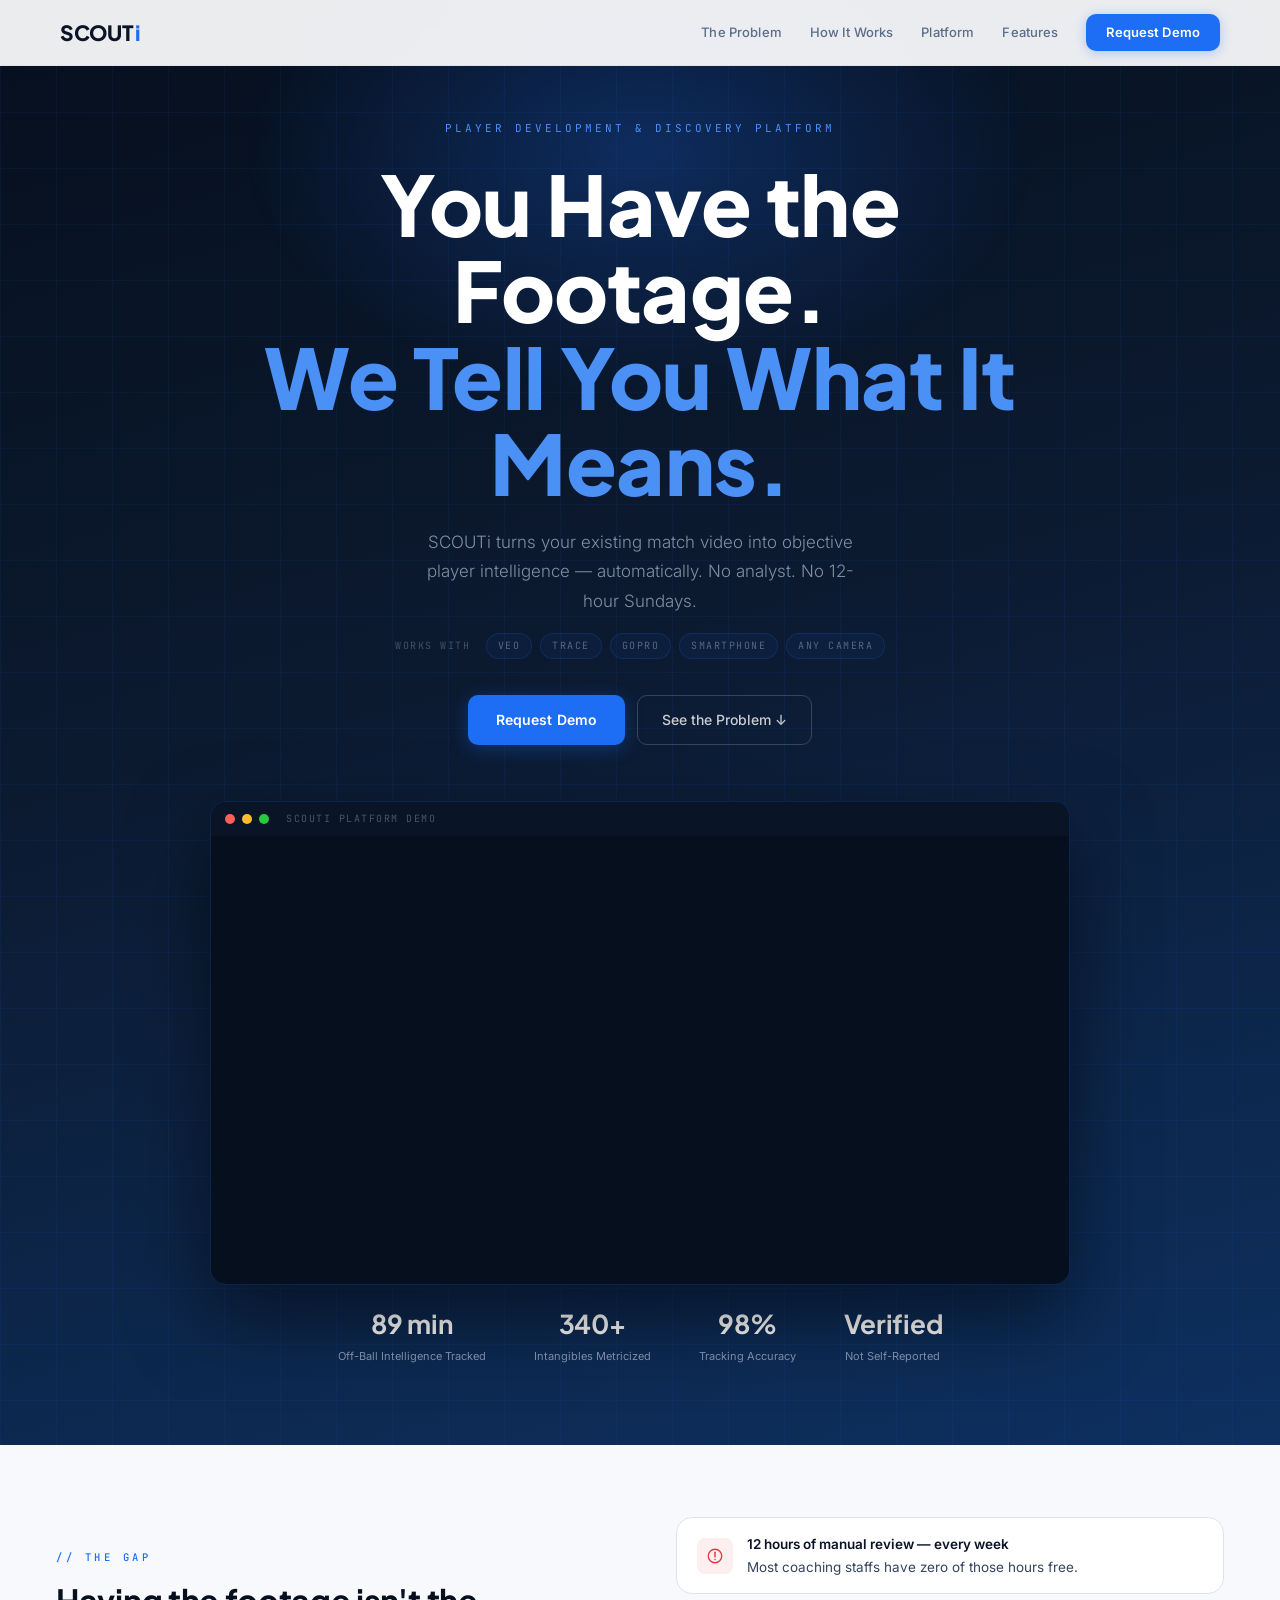
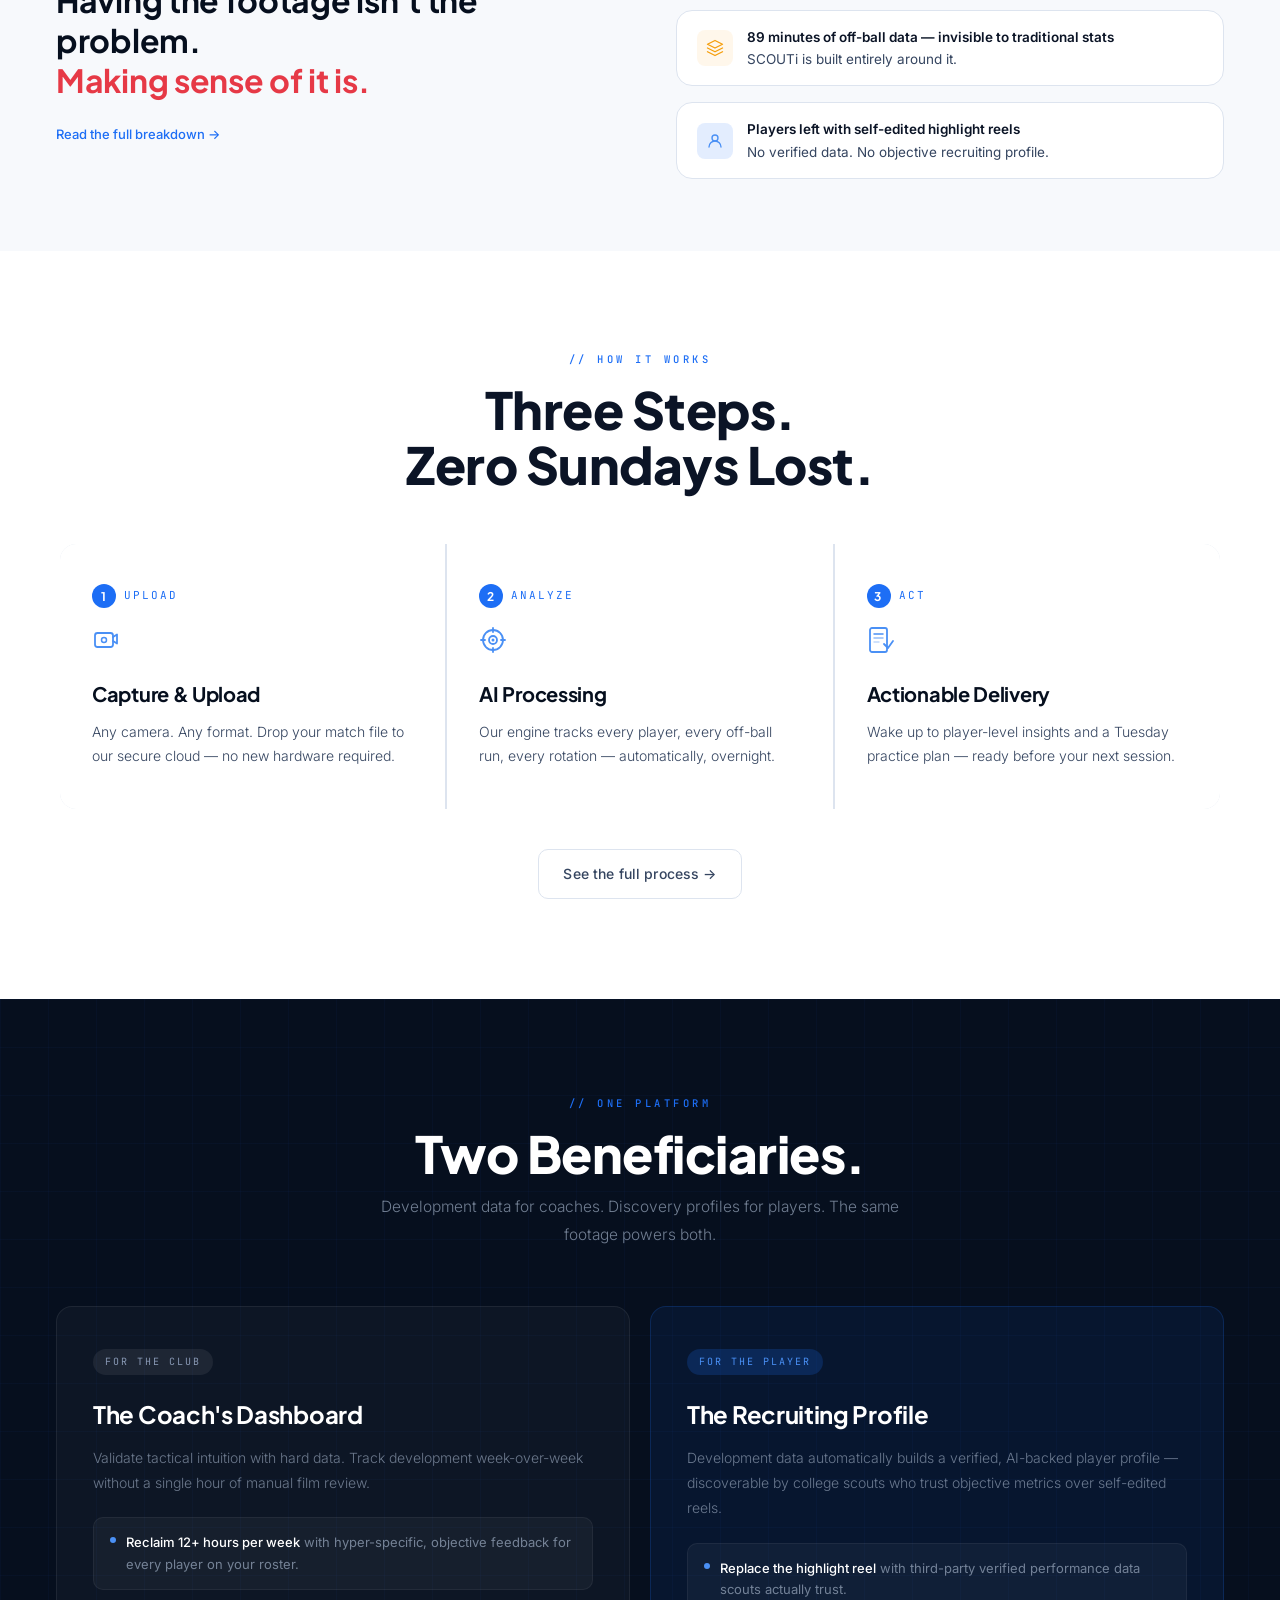
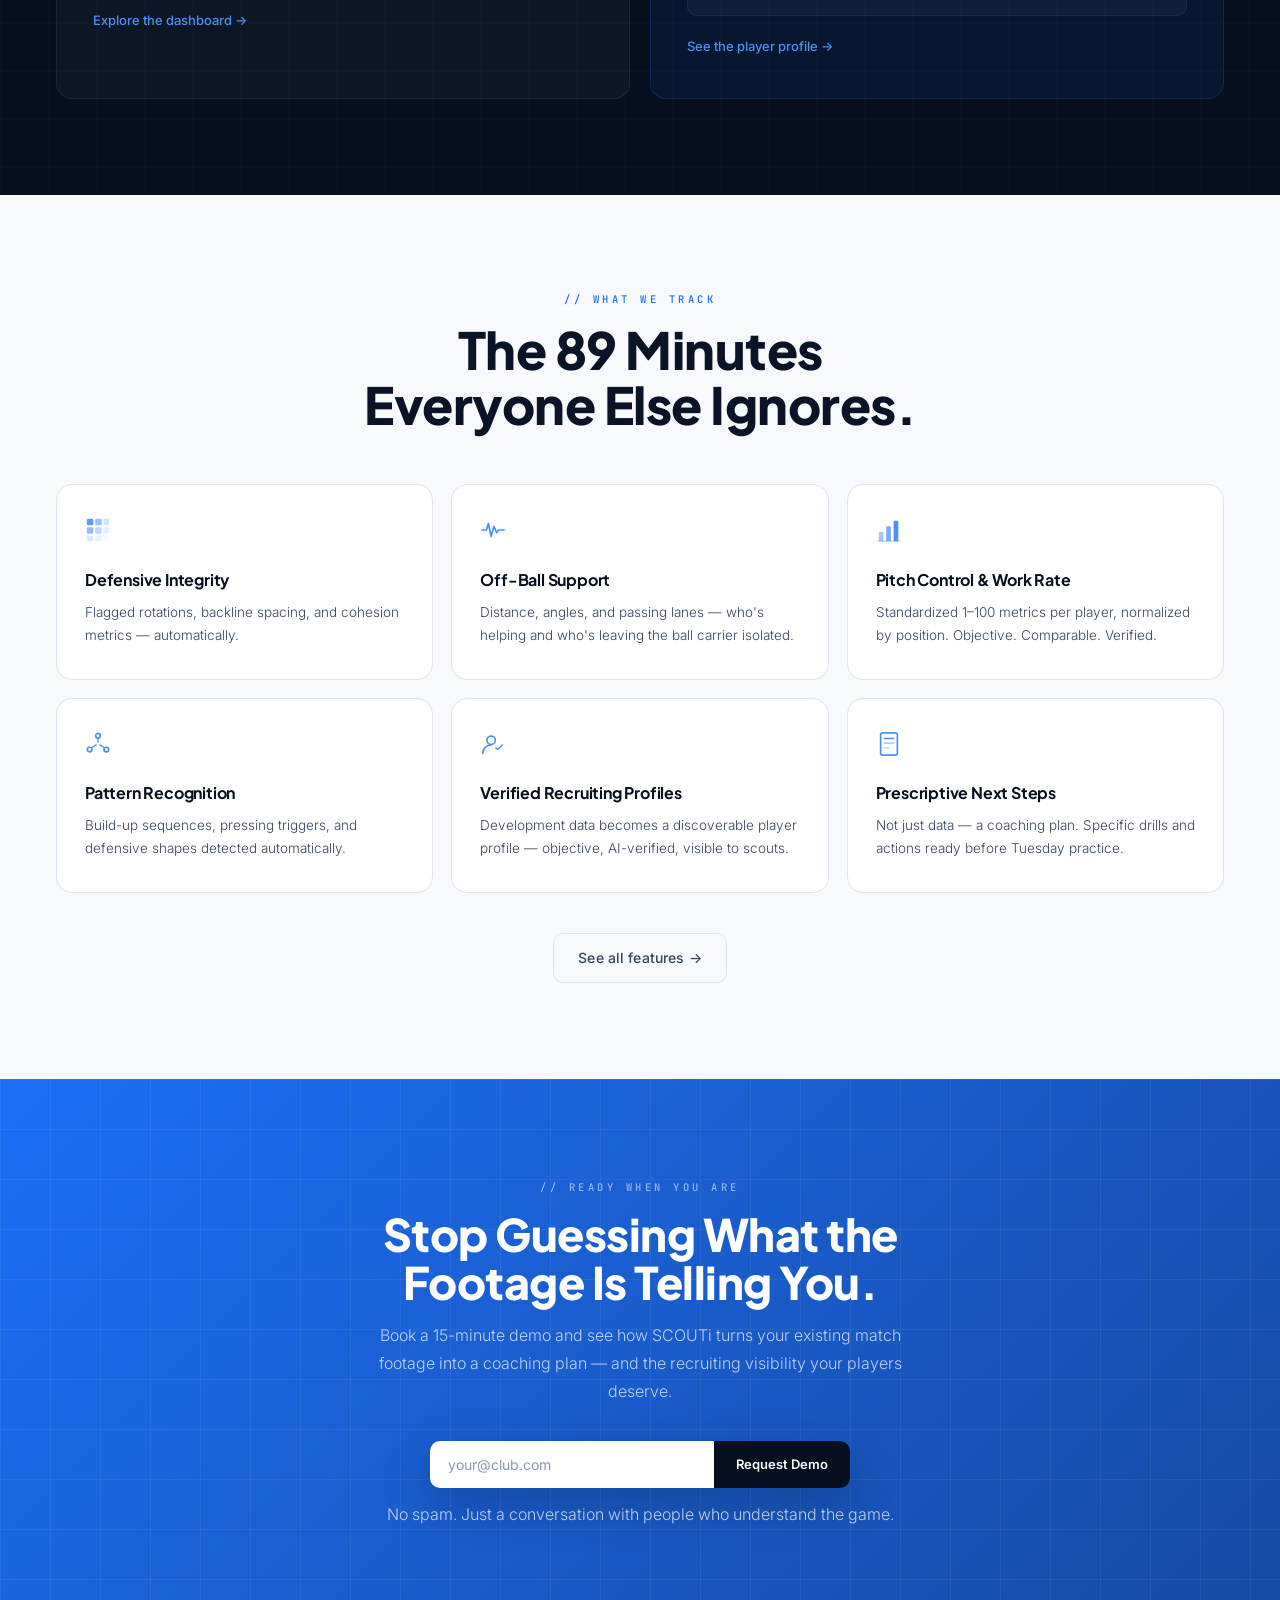
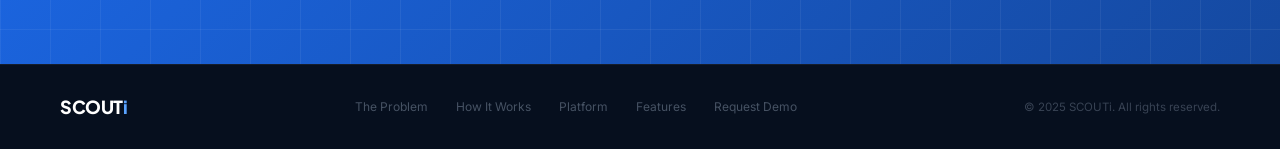
<file: index.html>
<!DOCTYPE html>
<html lang="en">
<head>
<meta charset="UTF-8">
<meta name="viewport" content="width=device-width, initial-scale=1.0">
<title>SCOUTi — You Have the Footage. We Tell You What It Means.</title>
<link rel="stylesheet" href="scouti.css">
<style>
/* ── INDEX PAGE LAYOUT ONLY ── */
#hero {
  min-height: 100vh; display: flex; flex-direction: column;
  align-items: center; justify-content: center;
  text-align: center; padding: 120px 48px 80px;
  background: linear-gradient(165deg, var(--blue-deep) 0%, var(--blue-night) 45%, #0d3060 100%);
  position: relative; overflow: hidden;
}
#hero::before {
  content: ''; position: absolute; inset: 0;
  background-image: linear-gradient(rgba(29,110,245,0.07) 1px, transparent 1px),
    linear-gradient(90deg, rgba(29,110,245,0.07) 1px, transparent 1px);
  background-size: 56px 56px;
}
#hero::after {
  content: ''; position: absolute; top: -100px; left: 50%; transform: translateX(-50%);
  width: 800px; height: 500px;
  background: radial-gradient(ellipse, rgba(29,110,245,0.28) 0%, transparent 70%);
  pointer-events: none;
}
#hero h1 {
  font-family: var(--font-display); font-weight: 800;
  font-size: clamp(44px, 6.5vw, 86px); line-height: 1.04; letter-spacing: -0.5px;
  color: var(--white); max-width: 820px; margin: 0 auto;
  position: relative; z-index: 1;
  opacity: 0; animation: fadeUp 0.7s 0.35s ease forwards;
}
#hero h1 .accent { color: var(--blue-light); }
.hero-sub {
  margin-top: 22px; font-size: 17px; line-height: 1.75;
  color: rgba(148,163,184,0.85); max-width: 460px; font-weight: 300;
  position: relative; z-index: 1;
  opacity: 0; animation: fadeUp 0.7s 0.5s ease forwards;
}
.hw-badges-wrap {
  margin-top: 16px; position: relative; z-index: 1;
  opacity: 0; animation: fadeUp 0.6s 0.6s ease forwards;
}
.hero-btns {
  margin-top: 36px; display: flex; gap: 12px; justify-content: center;
  position: relative; z-index: 1;
  opacity: 0; animation: fadeUp 0.6s 0.7s ease forwards;
}
.video-wrap {
  position: relative; z-index: 2; margin-top: 56px; width: 100%; max-width: 860px;
  opacity: 0; animation: fadeUp 0.8s 0.85s ease forwards;
}
.video-frame {
  border-radius: var(--radius-lg); border: 1px solid rgba(29,110,245,0.22);
  overflow: hidden; box-shadow: 0 32px 80px rgba(0,0,0,0.5);
  aspect-ratio: 16/9; position: relative; background: var(--blue-deep);
}
.video-chrome {
  position: absolute; top: 0; left: 0; right: 0; height: 34px;
  background: rgba(10,22,40,0.88); display: flex;
  align-items: center; padding: 0 14px; gap: 7px; z-index: 2;
}
.chrome-dot { width: 10px; height: 10px; border-radius: 50%; }
.stats-strip {
  margin-top: 18px; display: flex; justify-content: center; gap: 48px;
  opacity: 0; animation: fadeUp 0.6s 1.05s ease forwards;
}
.ss { text-align: center; }

/* Problem strip */
#problem-strip { background: var(--off-white); padding: 72px 56px; }
.ps-inner {
  max-width: var(--section-max); margin: 0 auto;
  display: grid; grid-template-columns: 1fr 1fr; gap: 72px; align-items: center;
}
.ps-right { display: flex; flex-direction: column; gap: 16px; }
.ps-pill {
  display: flex; align-items: center; gap: 14px; padding: 16px 20px;
  background: var(--white); border: 1.5px solid var(--grey-line);
  border-radius: var(--radius-lg); transition: border-color 0.2s;
}
.ps-pill:hover { border-color: var(--border-mid); }
.ps-pill-icon { width: 36px; height: 36px; border-radius: 8px; display: flex; align-items: center; justify-content: center; flex-shrink: 0; }
.ps-pill-text { font-size: 13.5px; color: var(--grey-dark); line-height: 1.5; }
.ps-pill-text strong { color: var(--text); font-weight: 600; display: block; margin-bottom: 2px; }
.ps-more { font-size: 13px; color: var(--blue-bright); font-weight: 500; text-decoration: none; display: inline-flex; align-items: center; gap: 6px; transition: gap 0.2s; }
.ps-more:hover { gap: 10px; }

/* How */
#how { background: var(--white); }
.how-steps { display: grid; grid-template-columns: repeat(3,1fr); gap: 2px; margin-top: 52px; background: var(--grey-line); border-radius: var(--radius-lg); overflow: hidden; }
.how-step { background: var(--white); padding: 40px 32px; transition: background 0.2s; }
.how-step:hover { background: var(--off-white); }
.step-icon { margin-bottom: 16px; }

/* Platform */
#platform-strip { background: var(--blue-deep); padding: 96px 56px; position: relative; overflow: hidden; }
#platform-strip::before { content: ''; position: absolute; inset: 0; background-image: linear-gradient(rgba(29,110,245,0.04) 1px, transparent 1px), linear-gradient(90deg, rgba(29,110,245,0.04) 1px, transparent 1px); background-size: 48px 48px; }
.plat-inner { max-width: var(--section-max); margin: 0 auto; position: relative; z-index: 1; }
.plat-header { text-align: center; margin-bottom: 56px; }
.plat-split { display: grid; grid-template-columns: 1fr 1fr; gap: 20px; }
.plat-card { border-radius: var(--radius-lg); padding: 40px 36px; border: 1px solid rgba(255,255,255,0.07); transition: border-color 0.25s, background 0.25s; }
.plat-card:hover { border-color: rgba(29,110,245,0.3); }
.plat-card.club { background: rgba(255,255,255,0.03); }
.plat-card.player { background: rgba(29,110,245,0.08); border-color: rgba(29,110,245,0.2); }
.plat-benefit { display: flex; align-items: flex-start; gap: 10px; padding: 14px 16px; background: rgba(255,255,255,0.04); border-radius: var(--radius); border: 1px solid rgba(255,255,255,0.06); }
.plat-benefit-dot { width: 6px; height: 6px; border-radius: 50%; background: var(--blue-light); flex-shrink: 0; margin-top: 5px; }
.plat-benefit p { font-size: 13px; color: rgba(148,163,184,0.75); line-height: 1.65; }
.plat-benefit p strong { color: var(--white); font-weight: 500; }
.plat-more { margin-top: 20px; font-size: 13px; color: var(--blue-light); font-weight: 500; text-decoration: none; display: inline-flex; align-items: center; gap: 6px; transition: gap 0.2s; }
.plat-more:hover { gap: 10px; }

/* Features */
#features-strip { background: var(--off-white); padding: 96px 56px; }
.feat-inner { max-width: var(--section-max); margin: 0 auto; }
.feat-grid { display: grid; grid-template-columns: repeat(3,1fr); gap: 18px; margin-top: 52px; }
.feat-tile { background: var(--white); border: 1.5px solid var(--grey-line); border-radius: var(--radius-lg); padding: 32px 28px; transition: box-shadow 0.22s, border-color 0.22s, transform 0.22s; }
.feat-tile:hover { box-shadow: 0 12px 36px rgba(29,110,245,0.08); border-color: var(--border-mid); transform: translateY(-3px); }
.feat-tile-icon { margin-bottom: 16px; }

/* CTA */
#cta { background: linear-gradient(135deg, var(--blue-bright) 0%, var(--blue) 100%); padding: 100px 56px; text-align: center; position: relative; overflow: hidden; }
#cta::before { content: ''; position: absolute; inset: 0; background-image: linear-gradient(rgba(255,255,255,0.06) 1px, transparent 1px), linear-gradient(90deg, rgba(255,255,255,0.06) 1px, transparent 1px); background-size: 50px 50px; }
.cta-inner { position: relative; z-index: 1; max-width: 560px; margin: 0 auto; }
#cta h2 { color: var(--white); font-size: clamp(30px, 3.5vw, 46px); margin-bottom: 14px; }
#cta p { color: rgba(255,255,255,0.72); font-size: 16px; line-height: 1.75; font-weight: 300; margin-bottom: 36px; }
.cta-row { display: flex; max-width: 420px; margin: 0 auto; border-radius: var(--radius); overflow: hidden; box-shadow: 0 16px 48px rgba(0,0,0,0.22); }

@media (max-width: 900px) {
  #hero { padding: 100px 24px 60px; }
  #problem-strip { padding: 60px 24px; }
  .ps-inner { grid-template-columns: 1fr; gap: 36px; }
  .how-steps { grid-template-columns: 1fr; }
  #platform-strip, #features-strip { padding: 72px 24px; }
  .plat-split, .feat-grid { grid-template-columns: 1fr; }
  #cta { padding: 72px 24px; }
  .stats-strip { gap: 28px; flex-wrap: wrap; }
}
</style>
</head>
<body>

<section id="hero">
  <p class="hero-eyebrow">Player Development & Discovery Platform</p>
  <h1>You Have the Footage.<br><span class="accent">We Tell You What It Means.</span></h1>
  <p class="hero-sub">SCOUTi turns your existing match video into objective player intelligence — automatically. No analyst. No 12-hour Sundays.</p>
  <div class="hw-badges-wrap">
    <div class="hw-badges">
      <span class="hw-label">Works with&nbsp;</span>
      <span class="hw-badge">Veo</span>
      <span class="hw-badge">Trace</span>
      <span class="hw-badge">GoPro</span>
      <span class="hw-badge">Smartphone</span>
      <span class="hw-badge">Any Camera</span>
    </div>
  </div>
  <div class="hero-btns">
    <a href="demo.html" class="btn-primary">Request Demo</a>
    <a href="problem.html" class="btn-ghost-light">See the Problem ↓</a>
  </div>
  <div class="video-wrap">
    <div class="video-frame">
      <div class="video-chrome">
        <div class="chrome-dot" style="background:#ff5f57"></div>
        <div class="chrome-dot" style="background:#febc2e"></div>
        <div class="chrome-dot" style="background:#28c840"></div>
        <span class="chrome-title">SCOUTi Platform Demo</span>
      </div>
      <iframe id="demoVideo" src="https://www.youtube.com/embed/uWTLgNGKLL8?rel=0&modestbranding=1" allow="fullscreen" style="display: block; position: absolute; top: 34px; left: 0; right: 0; bottom: 0; width: 100%; height: calc(100% - 34px); border: none; z-index: 1;"></iframe>
    </div>
  </div>
  <div class="stats-strip">
    <div class="ss"><div class="ss-val">89 min</div><div class="ss-lbl">Off-Ball Intelligence Tracked</div></div>
    <div class="ss"><div class="ss-val">340+</div><div class="ss-lbl">Intangibles Metricized</div></div>
    <div class="ss"><div class="ss-val">98%</div><div class="ss-lbl">Tracking Accuracy</div></div>
    <div class="ss"><div class="ss-val">Verified</div><div class="ss-lbl">Not Self-Reported</div></div>
  </div>
</section>

<section id="problem-strip">
  <div class="ps-inner">
    <div class="reveal">
      <p class="eyebrow">// The Gap</p>
      <p class="ps-quote">Having the footage isn't the problem.<br><span class="red">Making sense of it is.</span></p>
      <a href="problem.html" class="ps-more mt-24">Read the full breakdown →</a>
    </div>
    <div class="ps-right reveal reveal-d1">
      <div class="ps-pill">
        <div class="ps-pill-icon" style="background:var(--red-dim)"><svg width="18" height="18" viewBox="0 0 24 24" fill="none"><circle cx="12" cy="12" r="9" stroke="var(--red)" stroke-width="1.8"/><line x1="12" y1="7" x2="12" y2="13" stroke="var(--red)" stroke-width="2" stroke-linecap="round"/><circle cx="12" cy="16.5" r="1" fill="var(--red)"/></svg></div>
        <div class="ps-pill-text"><strong>12 hours of manual review — every week</strong>Most coaching staffs have zero of those hours free.</div>
      </div>
      <div class="ps-pill">
        <div class="ps-pill-icon" style="background:rgba(245,158,11,0.08)"><svg width="18" height="18" viewBox="0 0 24 24" fill="none"><path d="M12 2L2 7l10 5 10-5-10-5z" stroke="#f59e0b" stroke-width="1.8" stroke-linejoin="round" fill="none"/><path d="M2 17l10 5 10-5M2 12l10 5 10-5" stroke="#f59e0b" stroke-width="1.8" stroke-linecap="round" stroke-linejoin="round" fill="none"/></svg></div>
        <div class="ps-pill-text"><strong>89 minutes of off-ball data — invisible to traditional stats</strong>SCOUTi is built entirely around it.</div>
      </div>
      <div class="ps-pill">
        <div class="ps-pill-icon" style="background:var(--glow)"><svg width="18" height="18" viewBox="0 0 24 24" fill="none"><circle cx="12" cy="8" r="4" stroke="var(--blue-light)" stroke-width="1.8" fill="none"/><path d="M4 20c0-4.418 3.582-8 8-8s8 3.582 8 8" stroke="var(--blue-light)" stroke-width="1.8" stroke-linecap="round" fill="none"/></svg></div>
        <div class="ps-pill-text"><strong>Players left with self-edited highlight reels</strong>No verified data. No objective recruiting profile.</div>
      </div>
    </div>
  </div>
</section>

<section id="how" class="section">
  <div class="section-inner">
    <div class="reveal text-center max-560 mx-auto">
      <span class="eyebrow">// How It Works</span>
      <h2>Three Steps.<br>Zero Sundays Lost.</h2>
    </div>
    <div class="how-steps reveal reveal-d1">
      <div class="how-step">
        <div class="step-num"><div class="step-num-circle">1</div>Upload</div>
        <div class="step-icon"><svg width="28" height="28" viewBox="0 0 28 28" fill="none"><rect x="3" y="7" width="18" height="14" rx="2.5" stroke="var(--blue-light)" stroke-width="1.8" fill="none"/><path d="M21 11l4-2.5v9L21 15" stroke="var(--blue-light)" stroke-width="1.8" stroke-linecap="round" stroke-linejoin="round" fill="none"/><circle cx="12" cy="14" r="2.5" stroke="var(--blue-light)" stroke-width="1.5" fill="none"/></svg></div>
        <div class="step-title">Capture & Upload</div>
        <p class="step-body">Any camera. Any format. Drop your match file to our secure cloud — no new hardware required.</p>
      </div>
      <div class="how-step">
        <div class="step-num"><div class="step-num-circle">2</div>Analyze</div>
        <div class="step-icon"><svg width="28" height="28" viewBox="0 0 28 28" fill="none"><circle cx="14" cy="14" r="10" stroke="var(--blue-light)" stroke-width="1.8" fill="none"/><circle cx="14" cy="14" r="4" stroke="var(--blue-light)" stroke-width="1.8" fill="none"/><circle cx="14" cy="14" r="1.5" fill="var(--blue-light)"/><line x1="14" y1="2" x2="14" y2="6" stroke="var(--blue-light)" stroke-width="1.8" stroke-linecap="round"/><line x1="14" y1="22" x2="14" y2="26" stroke="var(--blue-light)" stroke-width="1.8" stroke-linecap="round"/><line x1="2" y1="14" x2="6" y2="14" stroke="var(--blue-light)" stroke-width="1.8" stroke-linecap="round"/><line x1="22" y1="14" x2="26" y2="14" stroke="var(--blue-light)" stroke-width="1.8" stroke-linecap="round"/></svg></div>
        <div class="step-title">AI Processing</div>
        <p class="step-body">Our engine tracks every player, every off-ball run, every rotation — automatically, overnight.</p>
      </div>
      <div class="how-step">
        <div class="step-num"><div class="step-num-circle">3</div>Act</div>
        <div class="step-icon"><svg width="28" height="28" viewBox="0 0 28 28" fill="none"><rect x="3" y="2" width="17" height="24" rx="2" stroke="var(--blue-light)" stroke-width="1.8" fill="none"/><line x1="7" y1="8" x2="16" y2="8" stroke="var(--blue-light)" stroke-width="1.5" stroke-linecap="round"/><line x1="7" y1="12" x2="16" y2="12" stroke="var(--blue-light)" stroke-width="1.5" stroke-linecap="round" opacity="0.6"/><line x1="7" y1="16" x2="12" y2="16" stroke="var(--blue-light)" stroke-width="1.5" stroke-linecap="round" opacity="0.35"/><polyline points="17,18 21,22 26,15" stroke="var(--blue-light)" stroke-width="1.8" stroke-linecap="round" stroke-linejoin="round" fill="none"/></svg></div>
        <div class="step-title">Actionable Delivery</div>
        <p class="step-body">Wake up to player-level insights and a Tuesday practice plan — ready before your next session.</p>
      </div>
    </div>
    <div class="text-center mt-40 reveal">
      <a href="how-it-works.html" class="btn-ghost">See the full process →</a>
    </div>
  </div>
</section>

<section id="platform-strip">
  <div class="plat-inner">
    <div class="plat-header reveal">
      <span class="eyebrow">// One Platform</span>
      <h2 style="color:var(--white)">Two Beneficiaries.</h2>
      <p class="section-sub" style="color:rgba(148,163,184,0.75);margin:12px auto 0;text-align:center">Development data for coaches. Discovery profiles for players. The same footage powers both.</p>
    </div>
    <div class="plat-split">
      <div class="plat-card club reveal">
        <span class="plat-tag club-tag">For the Club</span>
        <div class="plat-title">The Coach's Dashboard</div>
        <p class="plat-body">Validate tactical intuition with hard data. Track development week-over-week without a single hour of manual film review.</p>
        <div class="plat-benefit"><div class="plat-benefit-dot"></div><p><strong>Reclaim 12+ hours per week</strong> with hyper-specific, objective feedback for every player on your roster.</p></div>
        <a href="platform.html" class="plat-more">Explore the dashboard →</a>
      </div>
      <div class="plat-card player reveal reveal-d1">
        <span class="plat-tag player-tag">For the Player</span>
        <div class="plat-title">The Recruiting Profile</div>
        <p class="plat-body">Development data automatically builds a verified, AI-backed player profile — discoverable by college scouts who trust objective metrics over self-edited reels.</p>
        <div class="plat-benefit"><div class="plat-benefit-dot"></div><p><strong>Replace the highlight reel</strong> with third-party verified performance data scouts actually trust.</p></div>
        <a href="platform.html" class="plat-more">See the player profile →</a>
      </div>
    </div>
  </div>
</section>

<section id="features-strip">
  <div class="feat-inner">
    <div class="reveal text-center max-560 mx-auto">
      <span class="eyebrow">// What We Track</span>
      <h2>The 89 Minutes Everyone Else Ignores.</h2>
    </div>
    <div class="feat-grid reveal reveal-d1">
      <div class="feat-tile"><div class="feat-tile-icon"><svg width="26" height="26" viewBox="0 0 28 28" fill="none"><rect x="2" y="2" width="7" height="7" rx="1.5" fill="var(--blue-light)" opacity="0.9"/><rect x="11" y="2" width="7" height="7" rx="1.5" fill="var(--blue-light)" opacity="0.55"/><rect x="20" y="2" width="6" height="7" rx="1.5" fill="var(--blue-light)" opacity="0.25"/><rect x="2" y="11" width="7" height="7" rx="1.5" fill="var(--blue-light)" opacity="0.6"/><rect x="11" y="11" width="7" height="7" rx="1.5" fill="var(--blue-light)" opacity="0.35"/><rect x="20" y="11" width="6" height="7" rx="1.5" fill="var(--blue-light)" opacity="0.15"/><rect x="2" y="20" width="7" height="6" rx="1.5" fill="var(--blue-light)" opacity="0.2"/><rect x="11" y="20" width="7" height="6" rx="1.5" fill="var(--blue-light)" opacity="0.1"/><rect x="20" y="20" width="6" height="6" rx="1.5" fill="var(--blue-light)" opacity="0.05"/></svg></div><div class="feat-tile-title">Defensive Integrity</div><p class="feat-tile-body">Flagged rotations, backline spacing, and cohesion metrics — automatically.</p></div>
      <div class="feat-tile"><div class="feat-tile-icon"><svg width="26" height="26" viewBox="0 0 28 28" fill="none"><polyline points="2,14 7,14 9,7 12,21 15,10 18,17 20,14 26,14" stroke="var(--blue-light)" stroke-width="1.8" stroke-linecap="round" stroke-linejoin="round" fill="none"/></svg></div><div class="feat-tile-title">Off-Ball Support</div><p class="feat-tile-body">Distance, angles, and passing lanes — who's helping and who's leaving the ball carrier isolated.</p></div>
      <div class="feat-tile"><div class="feat-tile-icon"><svg width="26" height="26" viewBox="0 0 28 28" fill="none"><rect x="3" y="16" width="5" height="10" rx="1" fill="var(--blue-light)" opacity="0.5"/><rect x="11" y="10" width="5" height="16" rx="1" fill="var(--blue-light)" opacity="0.75"/><rect x="19" y="4" width="5" height="22" rx="1" fill="var(--blue-light)"/><line x1="2" y1="26" x2="26" y2="26" stroke="var(--blue-light)" stroke-width="1.5" stroke-linecap="round" opacity="0.4"/></svg></div><div class="feat-tile-title">Pitch Control & Work Rate</div><p class="feat-tile-body">Standardized 1–100 metrics per player, normalized by position. Objective. Comparable. Verified.</p></div>
      <div class="feat-tile"><div class="feat-tile-icon"><svg width="26" height="26" viewBox="0 0 28 28" fill="none"><circle cx="14" cy="5" r="2.5" stroke="var(--blue-light)" stroke-width="1.8"/><circle cx="5" cy="20" r="2.5" stroke="var(--blue-light)" stroke-width="1.8"/><circle cx="23" cy="20" r="2.5" stroke="var(--blue-light)" stroke-width="1.8"/><line x1="14" y1="7.5" x2="14" y2="12" stroke="var(--blue-light)" stroke-width="1.4" stroke-linecap="round"/><line x1="12" y1="15" x2="7" y2="18" stroke="var(--blue-light)" stroke-width="1.4" stroke-linecap="round"/><line x1="16" y1="15" x2="21" y2="18" stroke="var(--blue-light)" stroke-width="1.4" stroke-linecap="round"/></svg></div><div class="feat-tile-title">Pattern Recognition</div><p class="feat-tile-body">Build-up sequences, pressing triggers, and defensive shapes detected automatically.</p></div>
      <div class="feat-tile"><div class="feat-tile-icon"><svg width="26" height="26" viewBox="0 0 28 28" fill="none"><circle cx="12" cy="10" r="4.5" stroke="var(--blue-light)" stroke-width="1.8" fill="none"/><path d="M3 24c0-4.97 4.03-9 9-9" stroke="var(--blue-light)" stroke-width="1.8" stroke-linecap="round" fill="none"/><polyline points="17,18 19,20 24,15" stroke="var(--blue-light)" stroke-width="1.6" stroke-linecap="round" stroke-linejoin="round" fill="none"/></svg></div><div class="feat-tile-title">Verified Recruiting Profiles</div><p class="feat-tile-body">Development data becomes a discoverable player profile — objective, AI-verified, visible to scouts.</p></div>
      <div class="feat-tile"><div class="feat-tile-icon"><svg width="26" height="26" viewBox="0 0 28 28" fill="none"><rect x="5" y="2" width="18" height="24" rx="2" stroke="var(--blue-light)" stroke-width="1.8" fill="none"/><line x1="9" y1="8" x2="19" y2="8" stroke="var(--blue-light)" stroke-width="1.5" stroke-linecap="round"/><line x1="9" y1="13" x2="19" y2="13" stroke="var(--blue-light)" stroke-width="1.5" stroke-linecap="round" opacity="0.6"/><line x1="9" y1="18" x2="14" y2="18" stroke="var(--blue-light)" stroke-width="1.5" stroke-linecap="round" opacity="0.35"/></svg></div><div class="feat-tile-title">Prescriptive Next Steps</div><p class="feat-tile-body">Not just data — a coaching plan. Specific drills and actions ready before Tuesday practice.</p></div>
    </div>
    <div class="text-center mt-40 reveal">
      <a href="features.html" class="btn-ghost">See all features →</a>
    </div>
  </div>
</section>

<section id="cta">
  <div class="cta-inner reveal">
    <span class="eyebrow" style="color:rgba(255,255,255,0.55)">// Ready When You Are</span>
    <h2>Stop Guessing What the Footage Is Telling You.</h2>
    <p>Book a 15-minute demo and see how SCOUTi turns your existing match footage into a coaching plan — and the recruiting visibility your players deserve.</p>
    <div class="cta-row">
      <input type="email" id="emailInput" placeholder="your@club.com"/>
      <button onclick="submitForm()">Request Demo</button>
    </div>
    <p class="cta-note">No spam. Just a conversation with people who understand the game.</p>
    <p class="form-ok" id="formOk">✓ Received — we'll be in touch shortly.</p>
  </div>
</section>

<script src="layout.js"></script>
<script>
function submitForm() {
  const v = document.getElementById('emailInput').value;
  if (!v || !v.includes('@')) return;
  document.querySelector('.cta-row').style.opacity = '0.4';
  document.getElementById('formOk').style.display = 'block';
}
</script>
</body>
</html>
</file>
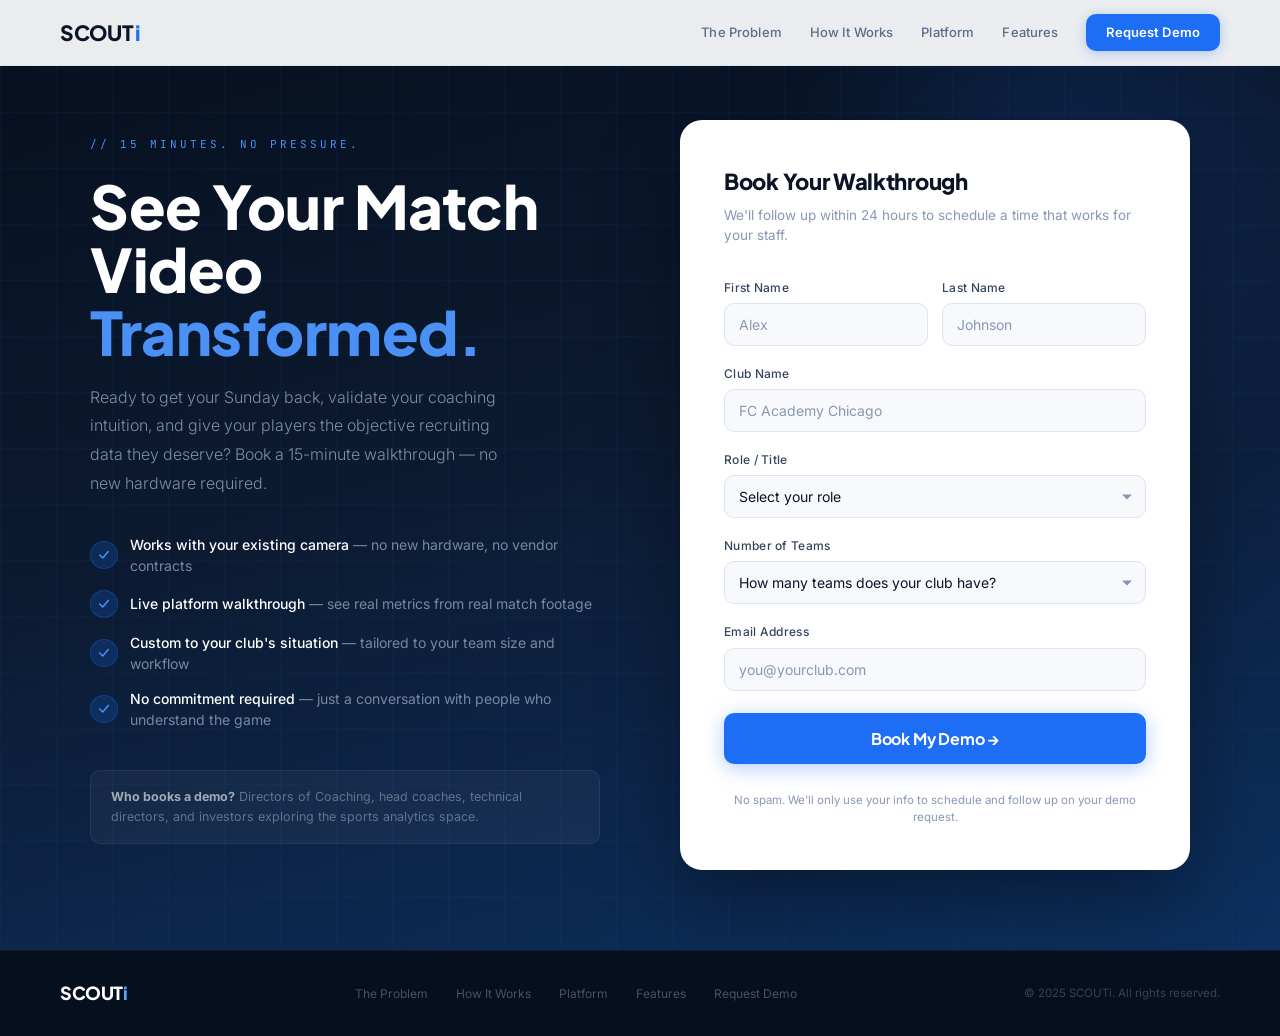
<file: demo.html>
<!DOCTYPE html>
<html lang="en">
<head>
<meta charset="UTF-8">
<meta name="viewport" content="width=device-width, initial-scale=1.0">
<title>Request a Demo — SCOUTi</title>
<link rel="stylesheet" href="scouti.css">
<style>
#demo-page {
  min-height: 100vh;
  background: linear-gradient(165deg, var(--blue-deep) 0%, var(--blue-night) 45%, #0d3060 100%);
  padding: 120px 56px 80px; position: relative; overflow: hidden;
  display: flex; align-items: center;
}
#demo-page::before { content: ''; position: absolute; inset: 0; background-image: linear-gradient(rgba(29,110,245,0.06) 1px, transparent 1px), linear-gradient(90deg, rgba(29,110,245,0.06) 1px, transparent 1px); background-size: 56px 56px; }
#demo-page::after { content: ''; position: absolute; top: -100px; right: -100px; width: 600px; height: 600px; background: radial-gradient(ellipse, rgba(29,110,245,0.18) 0%, transparent 70%); pointer-events: none; }

.demo-inner { max-width: 1100px; margin: 0 auto; width: 100%; position: relative; z-index: 1; display: grid; grid-template-columns: 1fr 1fr; gap: 80px; align-items: start; }

.demo-copy { padding-top: 16px; }
.demo-eyebrow { font-family: var(--font-mono); font-size: 11px; letter-spacing: 3px; text-transform: uppercase; color: var(--blue-light); margin-bottom: 20px; display: block; opacity: 0; animation: fadeUp 0.6s 0.2s ease forwards; }
.demo-h1 { font-family: var(--font-display); font-weight: 800; font-size: clamp(36px, 5vw, 60px); line-height: 1.05; letter-spacing: -0.5px; color: var(--white); opacity: 0; animation: fadeUp 0.7s 0.35s ease forwards; }
.demo-h1 .accent { color: var(--blue-light); }
.demo-body { margin-top: 20px; font-size: 16px; color: rgba(148,163,184,0.85); line-height: 1.8; font-weight: 300; max-width: 420px; opacity: 0; animation: fadeUp 0.7s 0.5s ease forwards; }
.demo-promises { margin-top: 36px; display: flex; flex-direction: column; gap: 14px; opacity: 0; animation: fadeUp 0.7s 0.65s ease forwards; }
.dp { display: flex; align-items: center; gap: 12px; }
.dp-check { width: 28px; height: 28px; border-radius: 50%; background: rgba(29,110,245,0.2); border: 1px solid rgba(29,110,245,0.3); display: flex; align-items: center; justify-content: center; flex-shrink: 0; }
.dp-text { font-size: 14px; color: rgba(148,163,184,0.8); line-height: 1.5; }
.dp-text strong { color: var(--white); font-weight: 500; }
.demo-disclaimer { margin-top: 40px; padding: 16px 20px; background: rgba(255,255,255,0.04); border: 1px solid rgba(255,255,255,0.07); border-radius: var(--radius); font-size: 12.5px; color: rgba(148,163,184,0.6); line-height: 1.6; opacity: 0; animation: fadeUp 0.7s 0.8s ease forwards; }

.demo-form-card { background: var(--white); border-radius: var(--radius-xl); padding: 44px; box-shadow: 0 32px 80px rgba(0,0,0,0.35); opacity: 0; animation: fadeUp 0.8s 0.4s ease forwards; }
.dfc-title { font-family: var(--font-display); font-weight: 800; font-size: 22px; color: var(--text); letter-spacing: -0.3px; margin-bottom: 6px; }
.dfc-sub { font-size: 13.5px; color: var(--grey); margin-bottom: 32px; line-height: 1.5; }
.form-grid { display: flex; flex-direction: column; gap: 18px; }
.form-row { display: grid; grid-template-columns: 1fr 1fr; gap: 14px; }
.form-group { display: flex; flex-direction: column; gap: 6px; }
.form-group.full { grid-column: span 2; }
.form-label { font-size: 12px; font-weight: 500; color: var(--grey-dark); letter-spacing: 0.3px; }
.form-input, .form-select { width: 100%; padding: 12px 14px; background: var(--off-white); border: 1.5px solid var(--grey-line); border-radius: var(--radius); font-family: var(--font-body); font-size: 14px; color: var(--text); outline: none; transition: border-color 0.2s, box-shadow 0.2s; appearance: none; }
.form-input:focus, .form-select:focus { border-color: var(--blue-bright); box-shadow: 0 0 0 3px rgba(29,110,245,0.1); }
.form-input::placeholder { color: var(--grey); }
.select-wrap { position: relative; }
.select-wrap::after { content: ''; position: absolute; right: 14px; top: 50%; transform: translateY(-50%); width: 0; height: 0; border-left: 5px solid transparent; border-right: 5px solid transparent; border-top: 5px solid var(--grey); pointer-events: none; }
.form-submit { width: 100%; background: var(--blue-bright); color: white; border: none; padding: 15px; border-radius: var(--radius); font-family: var(--font-display); font-weight: 700; font-size: 16px; cursor: pointer; transition: background 0.2s, transform 0.15s, box-shadow 0.2s; box-shadow: 0 4px 20px rgba(29,110,245,0.35); margin-top: 4px; letter-spacing: -0.2px; }
.form-submit:hover { background: #1658d4; transform: translateY(-1px); box-shadow: 0 8px 28px rgba(29,110,245,0.45); }
.form-submit:disabled { opacity: 0.6; cursor: not-allowed; transform: none; }
.form-note { text-align: center; font-size: 11.5px; color: var(--grey); margin-top: 10px; line-height: 1.5; }
.form-error { display: none; text-align: center; font-size: 12.5px; color: var(--red); margin-top: 10px; font-family: var(--font-mono); letter-spacing: 0.5px; }
.form-success { display: none; text-align: center; padding: 24px 0; }
.fs-icon { width: 60px; height: 60px; border-radius: 50%; background: var(--glow); border: 2px solid var(--blue-bright); display: flex; align-items: center; justify-content: center; margin: 0 auto 18px; }
.fs-title { font-family: var(--font-display); font-weight: 800; font-size: 22px; color: var(--text); margin-bottom: 8px; }
.fs-body { font-size: 14px; color: var(--grey-dark); line-height: 1.7; }

@media (max-width: 900px) {
  #demo-page { padding: 100px 24px 60px; align-items: flex-start; }
  .demo-inner { grid-template-columns: 1fr; gap: 40px; }
  .demo-form-card { padding: 28px 24px; }
  .form-row { grid-template-columns: 1fr; }
  .form-group.full { grid-column: span 1; }
}
</style>
</head>
<body>

<section id="demo-page">
  <div class="demo-inner">

    <!-- LEFT: copy -->
    <div class="demo-copy">
      <span class="demo-eyebrow">// 15 Minutes. No Pressure.</span>
      <h1 class="demo-h1">See Your Match Video<br><span class="accent">Transformed.</span></h1>
      <p class="demo-body">Ready to get your Sunday back, validate your coaching intuition, and give your players the objective recruiting data they deserve? Book a 15-minute walkthrough — no new hardware required.</p>
      <div class="demo-promises">
        <div class="dp">
          <div class="dp-check"><svg width="12" height="12" viewBox="0 0 14 14" fill="none"><polyline points="2,7 5.5,10.5 12,3" stroke="var(--blue-light)" stroke-width="1.8" stroke-linecap="round" stroke-linejoin="round"/></svg></div>
          <div class="dp-text"><strong>Works with your existing camera</strong> — no new hardware, no vendor contracts</div>
        </div>
        <div class="dp">
          <div class="dp-check"><svg width="12" height="12" viewBox="0 0 14 14" fill="none"><polyline points="2,7 5.5,10.5 12,3" stroke="var(--blue-light)" stroke-width="1.8" stroke-linecap="round" stroke-linejoin="round"/></svg></div>
          <div class="dp-text"><strong>Live platform walkthrough</strong> — see real metrics from real match footage</div>
        </div>
        <div class="dp">
          <div class="dp-check"><svg width="12" height="12" viewBox="0 0 14 14" fill="none"><polyline points="2,7 5.5,10.5 12,3" stroke="var(--blue-light)" stroke-width="1.8" stroke-linecap="round" stroke-linejoin="round"/></svg></div>
          <div class="dp-text"><strong>Custom to your club's situation</strong> — tailored to your team size and workflow</div>
        </div>
        <div class="dp">
          <div class="dp-check"><svg width="12" height="12" viewBox="0 0 14 14" fill="none"><polyline points="2,7 5.5,10.5 12,3" stroke="var(--blue-light)" stroke-width="1.8" stroke-linecap="round" stroke-linejoin="round"/></svg></div>
          <div class="dp-text"><strong>No commitment required</strong> — just a conversation with people who understand the game</div>
        </div>
      </div>
      <div class="demo-disclaimer">
        <strong style="color:rgba(255,255,255,0.6)">Who books a demo?</strong> Directors of Coaching, head coaches, technical directors, and investors exploring the sports analytics space.
      </div>
    </div>

    <!-- RIGHT: form -->
    <div class="demo-form-card">
      <div id="formContent">
        <div class="dfc-title">Book Your Walkthrough</div>
        <p class="dfc-sub">We'll follow up within 24 hours to schedule a time that works for your staff.</p>
        <form
          id="demoForm"
          class="form-grid"
          action="https://formspree.io/f/mlgpvakk"
          method="POST"
          onsubmit="handleSubmit(event)"
        >
          <div class="form-row">
            <div class="form-group">
              <label class="form-label">First Name</label>
              <input class="form-input" type="text" name="first_name" placeholder="Alex" required/>
            </div>
            <div class="form-group">
              <label class="form-label">Last Name</label>
              <input class="form-input" type="text" name="last_name" placeholder="Johnson" required/>
            </div>
          </div>
          <div class="form-group full">
            <label class="form-label">Club Name</label>
            <input class="form-input" type="text" name="club_name" placeholder="FC Academy Chicago" required/>
          </div>
          <div class="form-group full">
            <label class="form-label">Role / Title</label>
            <div class="select-wrap">
              <select class="form-select" name="role" required>
                <option value="" disabled selected>Select your role</option>
                <option>Director of Coaching</option>
                <option>Head Coach</option>
                <option>Technical Director</option>
                <option>Club Administrator</option>
                <option>College Scout / Recruiter</option>
                <option>Investor / Advisor</option>
                <option>Other</option>
              </select>
            </div>
          </div>
          <div class="form-group full">
            <label class="form-label">Number of Teams</label>
            <div class="select-wrap">
              <select class="form-select" name="num_teams" required>
                <option value="" disabled selected>How many teams does your club have?</option>
                <option>1–3 teams</option>
                <option>4–8 teams</option>
                <option>9–16 teams</option>
                <option>17–30 teams</option>
                <option>30+ teams</option>
              </select>
            </div>
          </div>
          <div class="form-group full">
            <label class="form-label">Email Address</label>
            <input class="form-input" type="email" name="email" placeholder="you@yourclub.com" required/>
          </div>
          <button type="submit" class="form-submit" id="submitBtn">Book My Demo →</button>
          <p class="form-note">No spam. We'll only use your info to schedule and follow up on your demo request.</p>
          <p class="form-error" id="formError">Something went wrong — please try again or email us directly.</p>
        </form>
      </div>

      <!-- Success state -->
      <div class="form-success" id="formSuccess">
        <div class="fs-icon">
          <svg width="26" height="26" viewBox="0 0 28 28" fill="none"><polyline points="4,14 10,20 24,6" stroke="var(--blue-bright)" stroke-width="2.2" stroke-linecap="round" stroke-linejoin="round"/></svg>
        </div>
        <div class="fs-title">Request Received</div>
        <p class="fs-body">We'll be in touch within 24 hours to schedule your walkthrough. In the meantime, explore the <a href="platform.html" style="color:var(--blue-bright);font-weight:500">platform overview</a> or read about <a href="problem.html" style="color:var(--blue-bright);font-weight:500">the problem we're solving</a>.</p>
      </div>
    </div>

  </div>
</section>

<script src="layout.js"></script>
<script>
async function handleSubmit(e) {
  e.preventDefault();
  const form = e.target;
  const btn  = document.getElementById('submitBtn');
  const err  = document.getElementById('formError');

  btn.disabled = true;
  btn.textContent = 'Sending...';
  err.style.display = 'none';

  try {
    const response = await fetch(form.action, {
      method: 'POST',
      body: new FormData(form),
      headers: { 'Accept': 'application/json' }
    });

    if (response.ok) {
      document.getElementById('formContent').style.display = 'none';
      document.getElementById('formSuccess').style.display = 'block';
    } else {
      throw new Error('Submission failed');
    }
  } catch {
    btn.disabled = false;
    btn.textContent = 'Book My Demo →';
    err.style.display = 'block';
  }
}
</script>
</body>
</html>
</file>
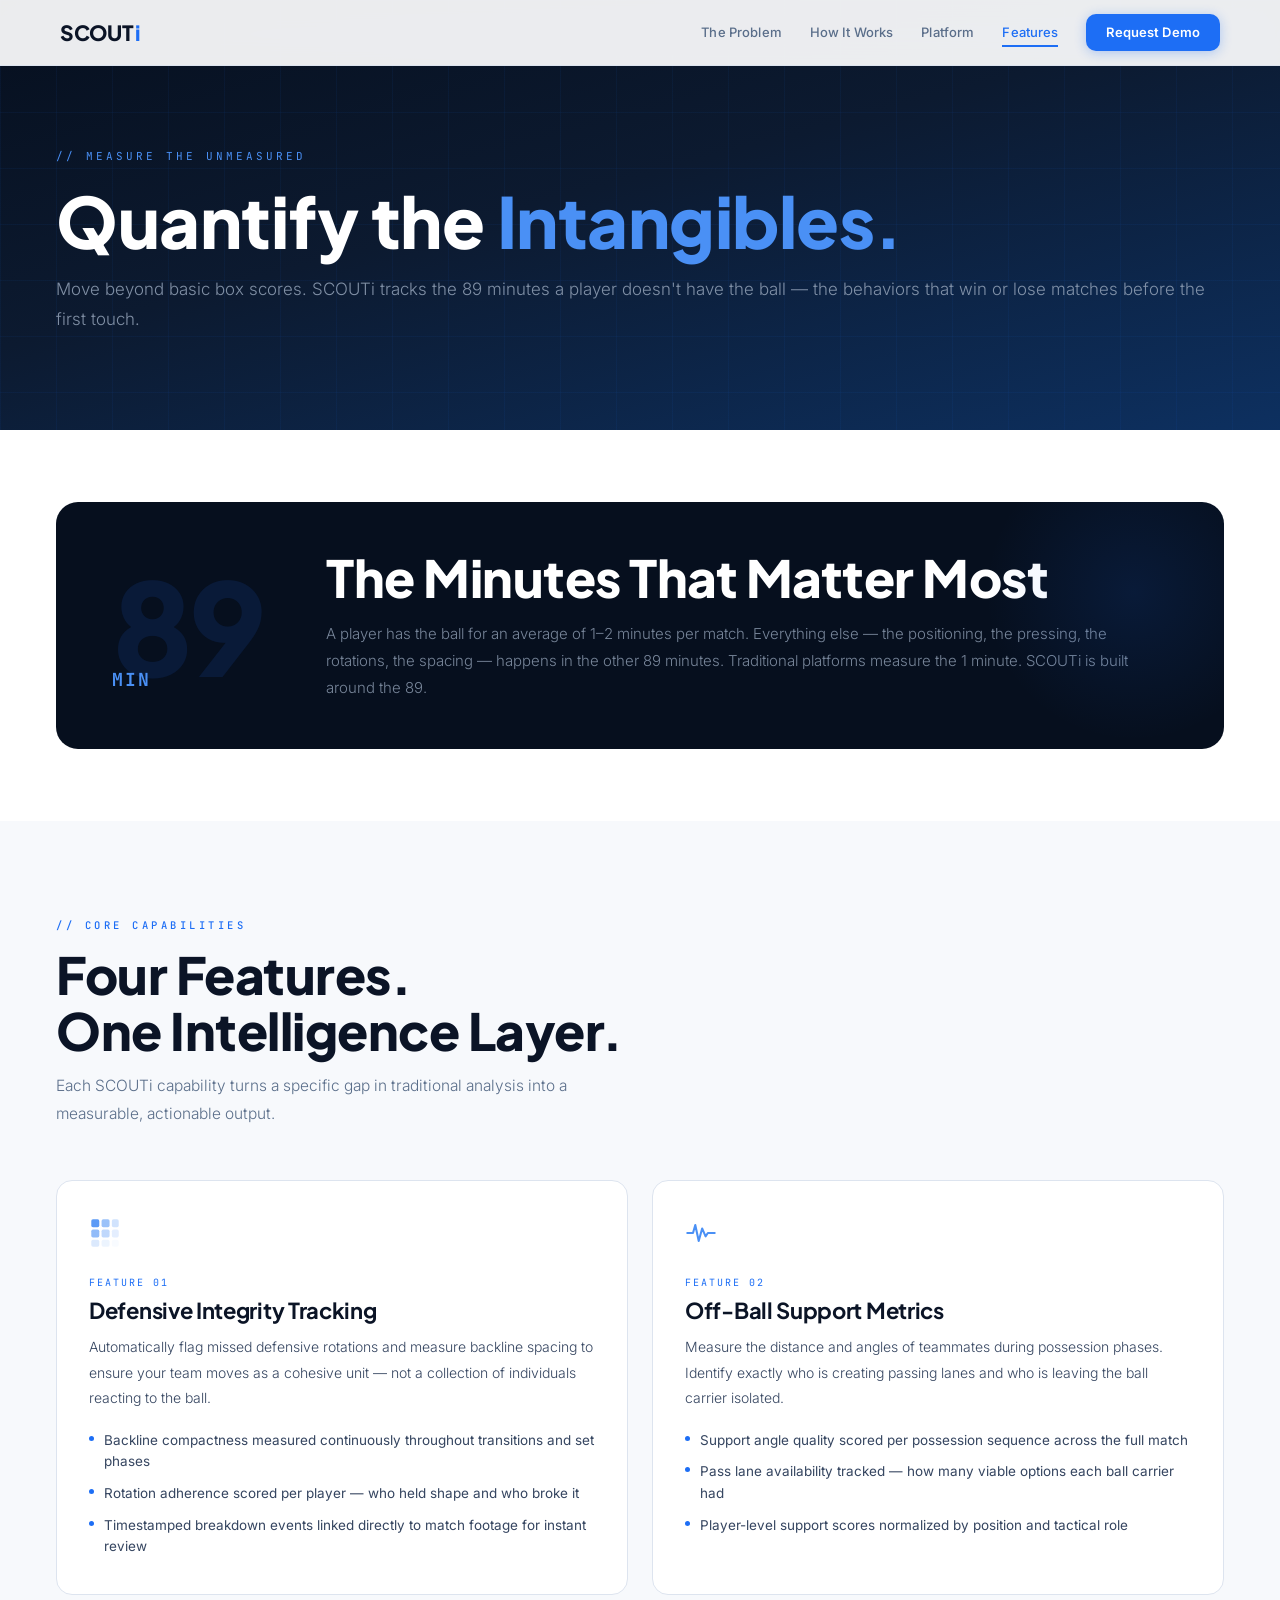
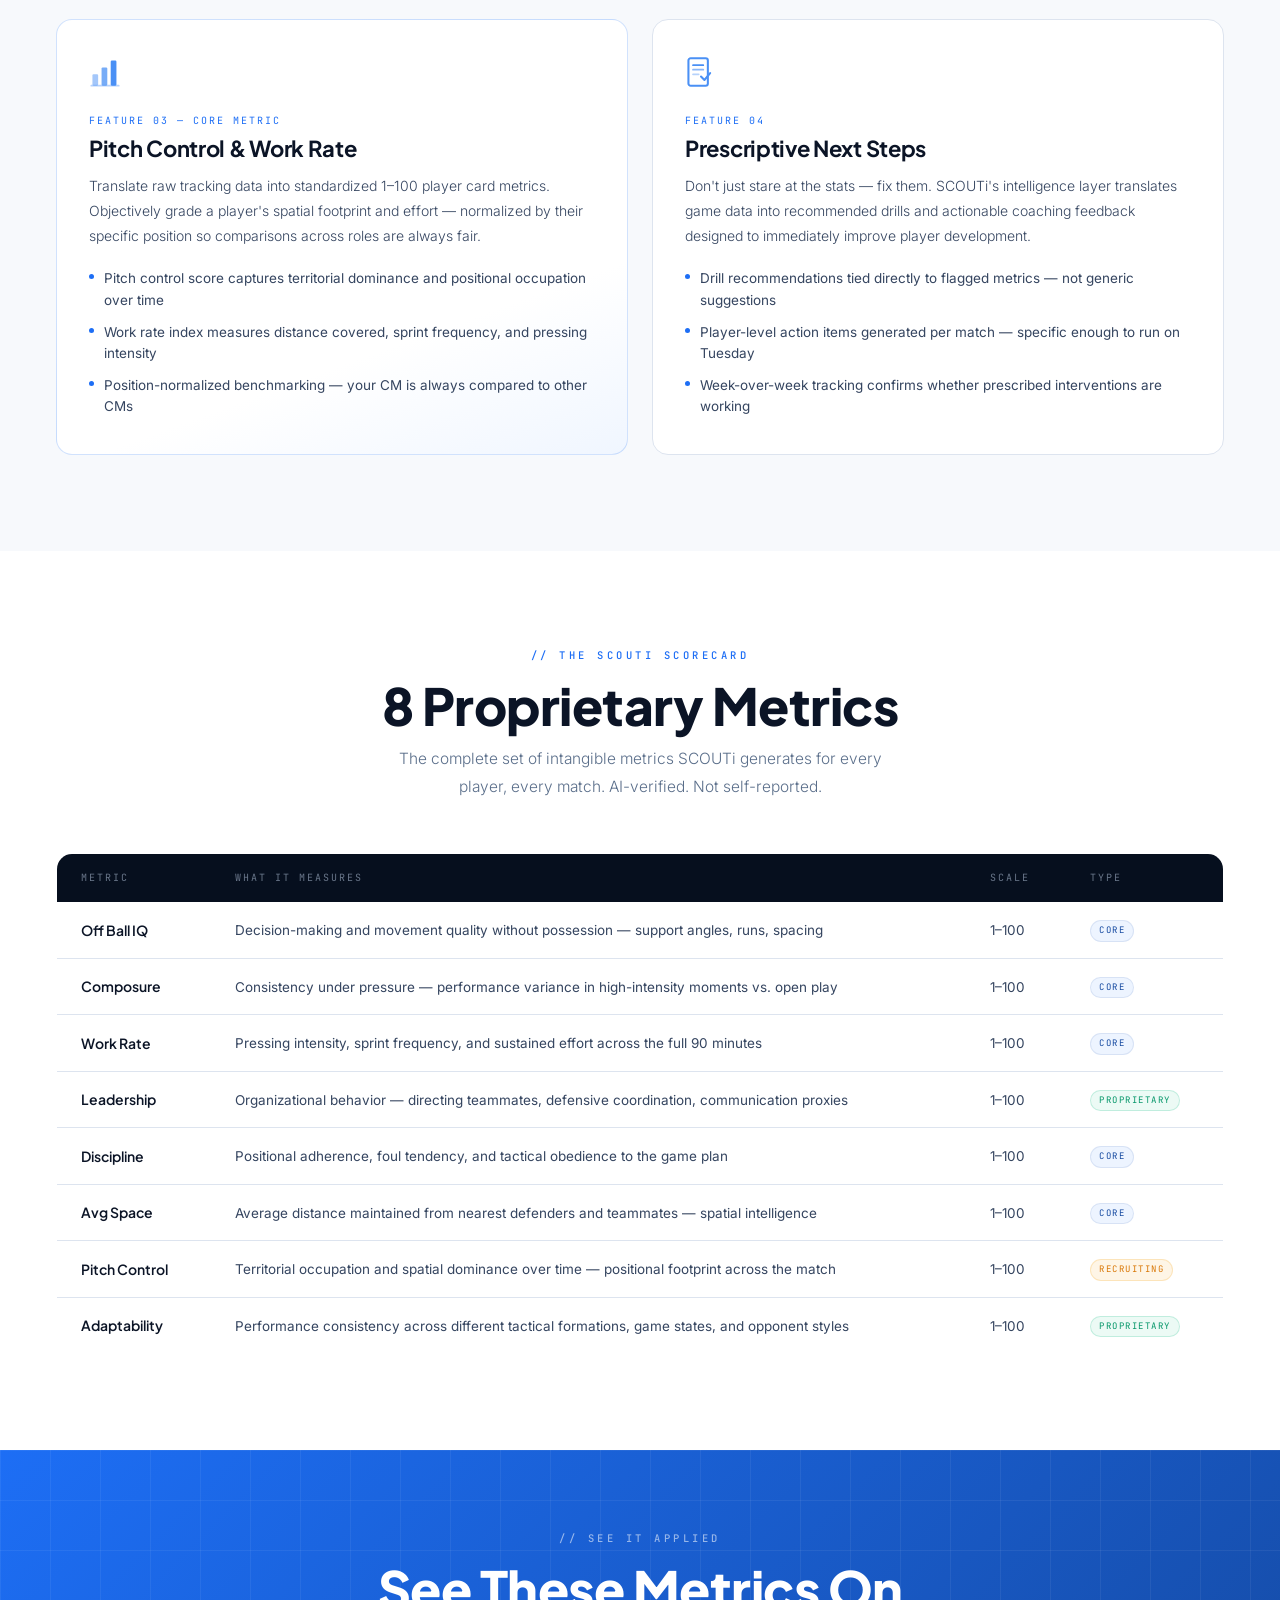
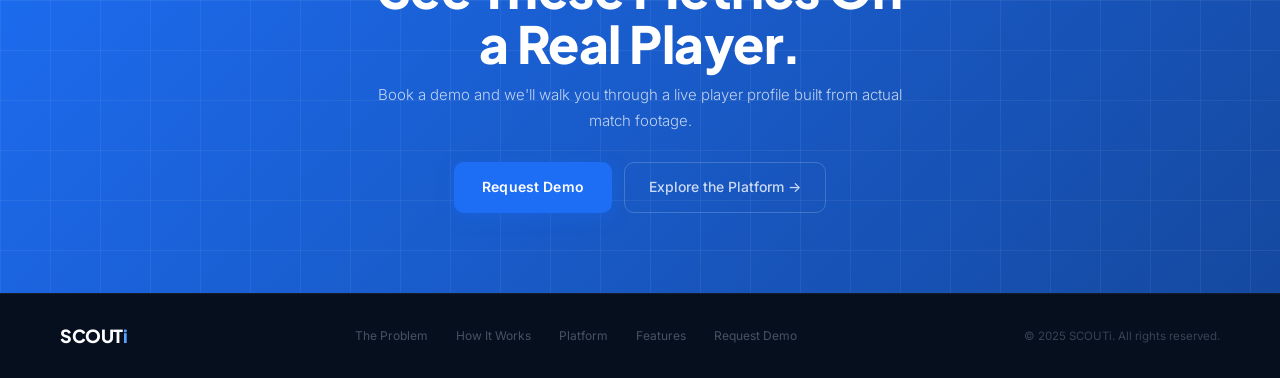
<file: features.html>
<!DOCTYPE html>
<html lang="en">
<head>
<meta charset="UTF-8">
<meta name="viewport" content="width=device-width, initial-scale=1.0">
<title>Features — SCOUTi</title>
<link rel="stylesheet" href="scouti.css">
<style>
#page-hero { background: linear-gradient(165deg, var(--blue-deep) 0%, var(--blue-night) 45%, #0d3060 100%); padding: 148px 56px 96px; position: relative; overflow: hidden; }
#page-hero::before { content: ''; position: absolute; inset: 0; background-image: linear-gradient(rgba(29,110,245,0.06) 1px, transparent 1px), linear-gradient(90deg, rgba(29,110,245,0.06) 1px, transparent 1px); background-size: 56px 56px; }
.ph-inner { max-width: var(--section-max); margin: 0 auto; position: relative; z-index: 1; }

#eighty-nine { background: var(--white); padding: 72px 56px; }
.em-inner { max-width: var(--section-max); margin: 0 auto; }
.em-callout { background: var(--blue-deep); border-radius: var(--radius-xl); padding: 48px 56px; display: grid; grid-template-columns: auto 1fr; gap: 64px; align-items: center; position: relative; overflow: hidden; }
.em-callout::before { content: ''; position: absolute; top: -60px; right: -60px; width: 300px; height: 300px; background: radial-gradient(ellipse, rgba(29,110,245,0.12) 0%, transparent 70%); pointer-events: none; }
.em-num { font-family: var(--font-display); font-weight: 800; font-size: clamp(80px, 10vw, 140px); color: rgba(29,110,245,0.12); line-height: 1; letter-spacing: -4px; position: relative; white-space: nowrap; }
.em-num span { position: absolute; bottom: 0; left: 0; font-size: 18px; color: var(--blue-light); letter-spacing: 2px; font-weight: 700; font-family: var(--font-mono); text-transform: uppercase; }
.em-copy h2 { color: var(--white); margin-bottom: 14px; }
.em-copy p { font-size: 15px; color: rgba(148,163,184,0.8); line-height: 1.8; font-weight: 300; }

#feat-grid-section { background: var(--off-white); padding: 96px 56px; }
.fg-inner { max-width: var(--section-max); margin: 0 auto; }
.features-deep-grid { display: grid; grid-template-columns: repeat(2,1fr); gap: 24px; margin-top: 52px; }
.fd-card { background: var(--white); border: 1.5px solid var(--grey-line); border-radius: var(--radius-lg); padding: 36px 32px; transition: box-shadow 0.25s, border-color 0.25s, transform 0.25s; position: relative; overflow: hidden; }
.fd-card:hover { box-shadow: 0 16px 48px rgba(29,110,245,0.09); border-color: var(--border-mid); transform: translateY(-3px); }
.fd-card.highlight { border-color: var(--border-mid); background: linear-gradient(160deg, white 70%, var(--blue-tint) 100%); }
.fd-icon { margin-bottom: 18px; }
.fd-label { font-family: var(--font-mono); font-size: 10px; letter-spacing: 2px; text-transform: uppercase; color: var(--blue-bright); margin-bottom: 8px; display: block; }
.fd-title { font-family: var(--font-display); font-weight: 700; font-size: 22px; color: var(--text); letter-spacing: -0.3px; margin-bottom: 12px; }
.fd-body { font-size: 14px; color: var(--grey-dark); line-height: 1.8; font-weight: 300; }
.fd-details { margin-top: 20px; display: flex; flex-direction: column; gap: 10px; }
.fd-detail { display: flex; align-items: flex-start; gap: 10px; font-size: 13.5px; color: var(--grey-dark); line-height: 1.6; }
.fd-detail-dot { width: 5px; height: 5px; border-radius: 50%; background: var(--blue-bright); flex-shrink: 0; margin-top: 6px; }

#metrics { background: var(--white); padding: 96px 56px; }
.mt-inner { max-width: var(--section-max); margin: 0 auto; }
.mt-header { text-align: center; margin-bottom: 52px; }
.metric-table { width: 100%; border-collapse: collapse; border-radius: var(--radius-lg); overflow: hidden; border: 1.5px solid var(--grey-line); }
.metric-table thead tr { background: var(--blue-deep); }
.metric-table th { padding: 16px 24px; text-align: left; font-family: var(--font-mono); font-size: 10px; letter-spacing: 2px; text-transform: uppercase; color: rgba(148,163,184,0.7); font-weight: 400; }
.metric-table tbody tr { border-bottom: 1px solid var(--grey-line); transition: background 0.15s; }
.metric-table tbody tr:hover { background: var(--off-white); }
.metric-table tbody tr:last-child { border-bottom: none; }
.metric-table td { padding: 16px 24px; font-size: 13.5px; color: var(--grey-dark); line-height: 1.5; }
.metric-table td:first-child { font-family: var(--font-display); font-weight: 600; color: var(--text); font-size: 14px; }
.metric-badge { display: inline-flex; align-items: center; gap: 4px; padding: 3px 8px; border-radius: 12px; font-family: var(--font-mono); font-size: 9px; letter-spacing: 1.5px; text-transform: uppercase; font-weight: 400; }
.mb-core    { background: rgba(29,110,245,0.08); color: var(--blue); border: 1px solid var(--border); }
.mb-new     { background: rgba(16,185,129,0.08); color: #059669; border: 1px solid rgba(16,185,129,0.2); }
.mb-recruit { background: rgba(245,158,11,0.1); color: #d97706; border: 1px solid rgba(245,158,11,0.2); }

.cta-strip { background: linear-gradient(135deg, var(--blue-bright), var(--blue)); padding: 80px 56px; text-align: center; position: relative; overflow: hidden; }
.cta-strip::before { content: ''; position: absolute; inset: 0; background-image: linear-gradient(rgba(255,255,255,0.06) 1px, transparent 1px), linear-gradient(90deg, rgba(255,255,255,0.06) 1px, transparent 1px); background-size: 50px 50px; }
.cta-strip-inner { position: relative; z-index: 1; max-width: 560px; margin: 0 auto; }
.cta-strip h2 { color: var(--white); margin-bottom: 10px; }
.cta-strip p { color: rgba(255,255,255,0.72); font-size: 15px; margin-bottom: 28px; font-weight: 300; line-height: 1.75; }
.cta-btns { display: flex; gap: 12px; justify-content: center; }

@media (max-width: 900px) {
  #page-hero { padding: 110px 24px 72px; }
  #eighty-nine, #feat-grid-section, #metrics { padding: 64px 24px; }
  .em-callout { grid-template-columns: 1fr; gap: 24px; padding: 32px 28px; }
  .features-deep-grid { grid-template-columns: 1fr; }
  .metric-table td, .metric-table th { padding: 12px 14px; }
  .cta-strip { padding: 64px 24px; }
  .cta-btns { flex-direction: column; align-items: center; }
}
</style>
</head>
<body>

<section id="page-hero">
  <div class="ph-inner">
    <span class="page-eyebrow">// Measure the Unmeasured</span>
    <h1 class="page-h1">Quantify the <span class="accent">Intangibles.</span></h1>
    <p class="page-sub">Move beyond basic box scores. SCOUTi tracks the 89 minutes a player doesn't have the ball — the behaviors that win or lose matches before the first touch.</p>
  </div>
</section>

<section id="eighty-nine">
  <div class="em-inner reveal">
    <div class="em-callout">
      <div class="em-num">89<span>min</span></div>
      <div class="em-copy">
        <h2>The Minutes That Matter Most</h2>
        <p>A player has the ball for an average of 1–2 minutes per match. Everything else — the positioning, the pressing, the rotations, the spacing — happens in the other 89 minutes. Traditional platforms measure the 1 minute. SCOUTi is built around the 89.</p>
      </div>
    </div>
  </div>
</section>

<section id="feat-grid-section">
  <div class="fg-inner">
    <div class="reveal">
      <span class="eyebrow">// Core Capabilities</span>
      <h2>Four Features.<br>One Intelligence Layer.</h2>
      <p class="section-sub">Each SCOUTi capability turns a specific gap in traditional analysis into a measurable, actionable output.</p>
    </div>
    <div class="features-deep-grid">
      <div class="fd-card reveal">
        <div class="fd-icon"><svg width="32" height="32" viewBox="0 0 28 28" fill="none"><rect x="2" y="2" width="7" height="7" rx="1.5" fill="var(--blue-light)" opacity="0.9"/><rect x="11" y="2" width="7" height="7" rx="1.5" fill="var(--blue-light)" opacity="0.55"/><rect x="20" y="2" width="6" height="7" rx="1.5" fill="var(--blue-light)" opacity="0.25"/><rect x="2" y="11" width="7" height="7" rx="1.5" fill="var(--blue-light)" opacity="0.6"/><rect x="11" y="11" width="7" height="7" rx="1.5" fill="var(--blue-light)" opacity="0.35"/><rect x="20" y="11" width="6" height="7" rx="1.5" fill="var(--blue-light)" opacity="0.15"/><rect x="2" y="20" width="7" height="6" rx="1.5" fill="var(--blue-light)" opacity="0.2"/><rect x="11" y="20" width="7" height="6" rx="1.5" fill="var(--blue-light)" opacity="0.1"/><rect x="20" y="20" width="6" height="6" rx="1.5" fill="var(--blue-light)" opacity="0.04"/></svg></div>
        <span class="fd-label">Feature 01</span>
        <h3 class="fd-title">Defensive Integrity Tracking</h3>
        <p class="fd-body">Automatically flag missed defensive rotations and measure backline spacing to ensure your team moves as a cohesive unit — not a collection of individuals reacting to the ball.</p>
        <div class="fd-details">
          <div class="fd-detail"><div class="fd-detail-dot"></div>Backline compactness measured continuously throughout transitions and set phases</div>
          <div class="fd-detail"><div class="fd-detail-dot"></div>Rotation adherence scored per player — who held shape and who broke it</div>
          <div class="fd-detail"><div class="fd-detail-dot"></div>Timestamped breakdown events linked directly to match footage for instant review</div>
        </div>
      </div>
      <div class="fd-card reveal reveal-d1">
        <div class="fd-icon"><svg width="32" height="32" viewBox="0 0 28 28" fill="none"><polyline points="2,14 7,14 9,7 12,21 15,10 18,17 20,14 26,14" stroke="var(--blue-light)" stroke-width="1.8" stroke-linecap="round" stroke-linejoin="round" fill="none"/></svg></div>
        <span class="fd-label">Feature 02</span>
        <h3 class="fd-title">Off-Ball Support Metrics</h3>
        <p class="fd-body">Measure the distance and angles of teammates during possession phases. Identify exactly who is creating passing lanes and who is leaving the ball carrier isolated.</p>
        <div class="fd-details">
          <div class="fd-detail"><div class="fd-detail-dot"></div>Support angle quality scored per possession sequence across the full match</div>
          <div class="fd-detail"><div class="fd-detail-dot"></div>Pass lane availability tracked — how many viable options each ball carrier had</div>
          <div class="fd-detail"><div class="fd-detail-dot"></div>Player-level support scores normalized by position and tactical role</div>
        </div>
      </div>
      <div class="fd-card highlight reveal reveal-d2">
        <div class="fd-icon"><svg width="32" height="32" viewBox="0 0 28 28" fill="none"><rect x="3" y="16" width="5" height="10" rx="1" fill="var(--blue-light)" opacity="0.5"/><rect x="11" y="10" width="5" height="16" rx="1" fill="var(--blue-light)" opacity="0.75"/><rect x="19" y="4" width="5" height="22" rx="1" fill="var(--blue-light)"/><line x1="2" y1="26" x2="26" y2="26" stroke="var(--blue-light)" stroke-width="1.5" stroke-linecap="round" opacity="0.4"/></svg></div>
        <span class="fd-label">Feature 03 — Core Metric</span>
        <h3 class="fd-title">Pitch Control & Work Rate</h3>
        <p class="fd-body">Translate raw tracking data into standardized 1–100 player card metrics. Objectively grade a player's spatial footprint and effort — normalized by their specific position so comparisons across roles are always fair.</p>
        <div class="fd-details">
          <div class="fd-detail"><div class="fd-detail-dot"></div>Pitch control score captures territorial dominance and positional occupation over time</div>
          <div class="fd-detail"><div class="fd-detail-dot"></div>Work rate index measures distance covered, sprint frequency, and pressing intensity</div>
          <div class="fd-detail"><div class="fd-detail-dot"></div>Position-normalized benchmarking — your CM is always compared to other CMs</div>
        </div>
      </div>
      <div class="fd-card reveal reveal-d3">
        <div class="fd-icon"><svg width="32" height="32" viewBox="0 0 28 28" fill="none"><rect x="3" y="2" width="17" height="24" rx="2" stroke="var(--blue-light)" stroke-width="1.8" fill="none"/><line x1="7" y1="8" x2="16" y2="8" stroke="var(--blue-light)" stroke-width="1.5" stroke-linecap="round"/><line x1="7" y1="12" x2="16" y2="12" stroke="var(--blue-light)" stroke-width="1.5" stroke-linecap="round" opacity="0.65"/><line x1="7" y1="16" x2="12" y2="16" stroke="var(--blue-light)" stroke-width="1.5" stroke-linecap="round" opacity="0.4"/><polyline points="14,18 17,21 22,15" stroke="var(--blue-light)" stroke-width="1.8" stroke-linecap="round" stroke-linejoin="round" fill="none"/></svg></div>
        <span class="fd-label">Feature 04</span>
        <h3 class="fd-title">Prescriptive Next Steps</h3>
        <p class="fd-body">Don't just stare at the stats — fix them. SCOUTi's intelligence layer translates game data into recommended drills and actionable coaching feedback designed to immediately improve player development.</p>
        <div class="fd-details">
          <div class="fd-detail"><div class="fd-detail-dot"></div>Drill recommendations tied directly to flagged metrics — not generic suggestions</div>
          <div class="fd-detail"><div class="fd-detail-dot"></div>Player-level action items generated per match — specific enough to run on Tuesday</div>
          <div class="fd-detail"><div class="fd-detail-dot"></div>Week-over-week tracking confirms whether prescribed interventions are working</div>
        </div>
      </div>
    </div>
  </div>
</section>

<section id="metrics">
  <div class="mt-inner">
    <div class="mt-header reveal">
      <span class="eyebrow">// The SCOUTi Scorecard</span>
      <h2>8 Proprietary Metrics</h2>
      <p class="section-sub" style="margin:12px auto 0;text-align:center;max-width:500px">The complete set of intangible metrics SCOUTi generates for every player, every match. AI-verified. Not self-reported.</p>
    </div>
    <div class="reveal">
      <table class="metric-table">
        <thead><tr><th>Metric</th><th>What It Measures</th><th>Scale</th><th>Type</th></tr></thead>
        <tbody>
          <tr><td>Off Ball IQ</td><td>Decision-making and movement quality without possession — support angles, runs, spacing</td><td>1–100</td><td><span class="metric-badge mb-core">Core</span></td></tr>
          <tr><td>Composure</td><td>Consistency under pressure — performance variance in high-intensity moments vs. open play</td><td>1–100</td><td><span class="metric-badge mb-core">Core</span></td></tr>
          <tr><td>Work Rate</td><td>Pressing intensity, sprint frequency, and sustained effort across the full 90 minutes</td><td>1–100</td><td><span class="metric-badge mb-core">Core</span></td></tr>
          <tr><td>Leadership</td><td>Organizational behavior — directing teammates, defensive coordination, communication proxies</td><td>1–100</td><td><span class="metric-badge mb-new">Proprietary</span></td></tr>
          <tr><td>Discipline</td><td>Positional adherence, foul tendency, and tactical obedience to the game plan</td><td>1–100</td><td><span class="metric-badge mb-core">Core</span></td></tr>
          <tr><td>Avg Space</td><td>Average distance maintained from nearest defenders and teammates — spatial intelligence</td><td>1–100</td><td><span class="metric-badge mb-core">Core</span></td></tr>
          <tr><td>Pitch Control</td><td>Territorial occupation and spatial dominance over time — positional footprint across the match</td><td>1–100</td><td><span class="metric-badge mb-recruit">Recruiting</span></td></tr>
          <tr><td>Adaptability</td><td>Performance consistency across different tactical formations, game states, and opponent styles</td><td>1–100</td><td><span class="metric-badge mb-new">Proprietary</span></td></tr>
        </tbody>
      </table>
    </div>
  </div>
</section>

<section class="cta-strip">
  <div class="cta-strip-inner reveal">
    <span class="eyebrow" style="color:rgba(255,255,255,0.55)">// See It Applied</span>
    <h2>See These Metrics On a Real Player.</h2>
    <p>Book a demo and we'll walk you through a live player profile built from actual match footage.</p>
    <div class="cta-btns">
      <a href="demo.html" class="btn-primary">Request Demo</a>
      <a href="platform.html" class="btn-ghost-light">Explore the Platform →</a>
    </div>
  </div>
</section>

<script src="layout.js"></script>
</body>
</html>
</file>
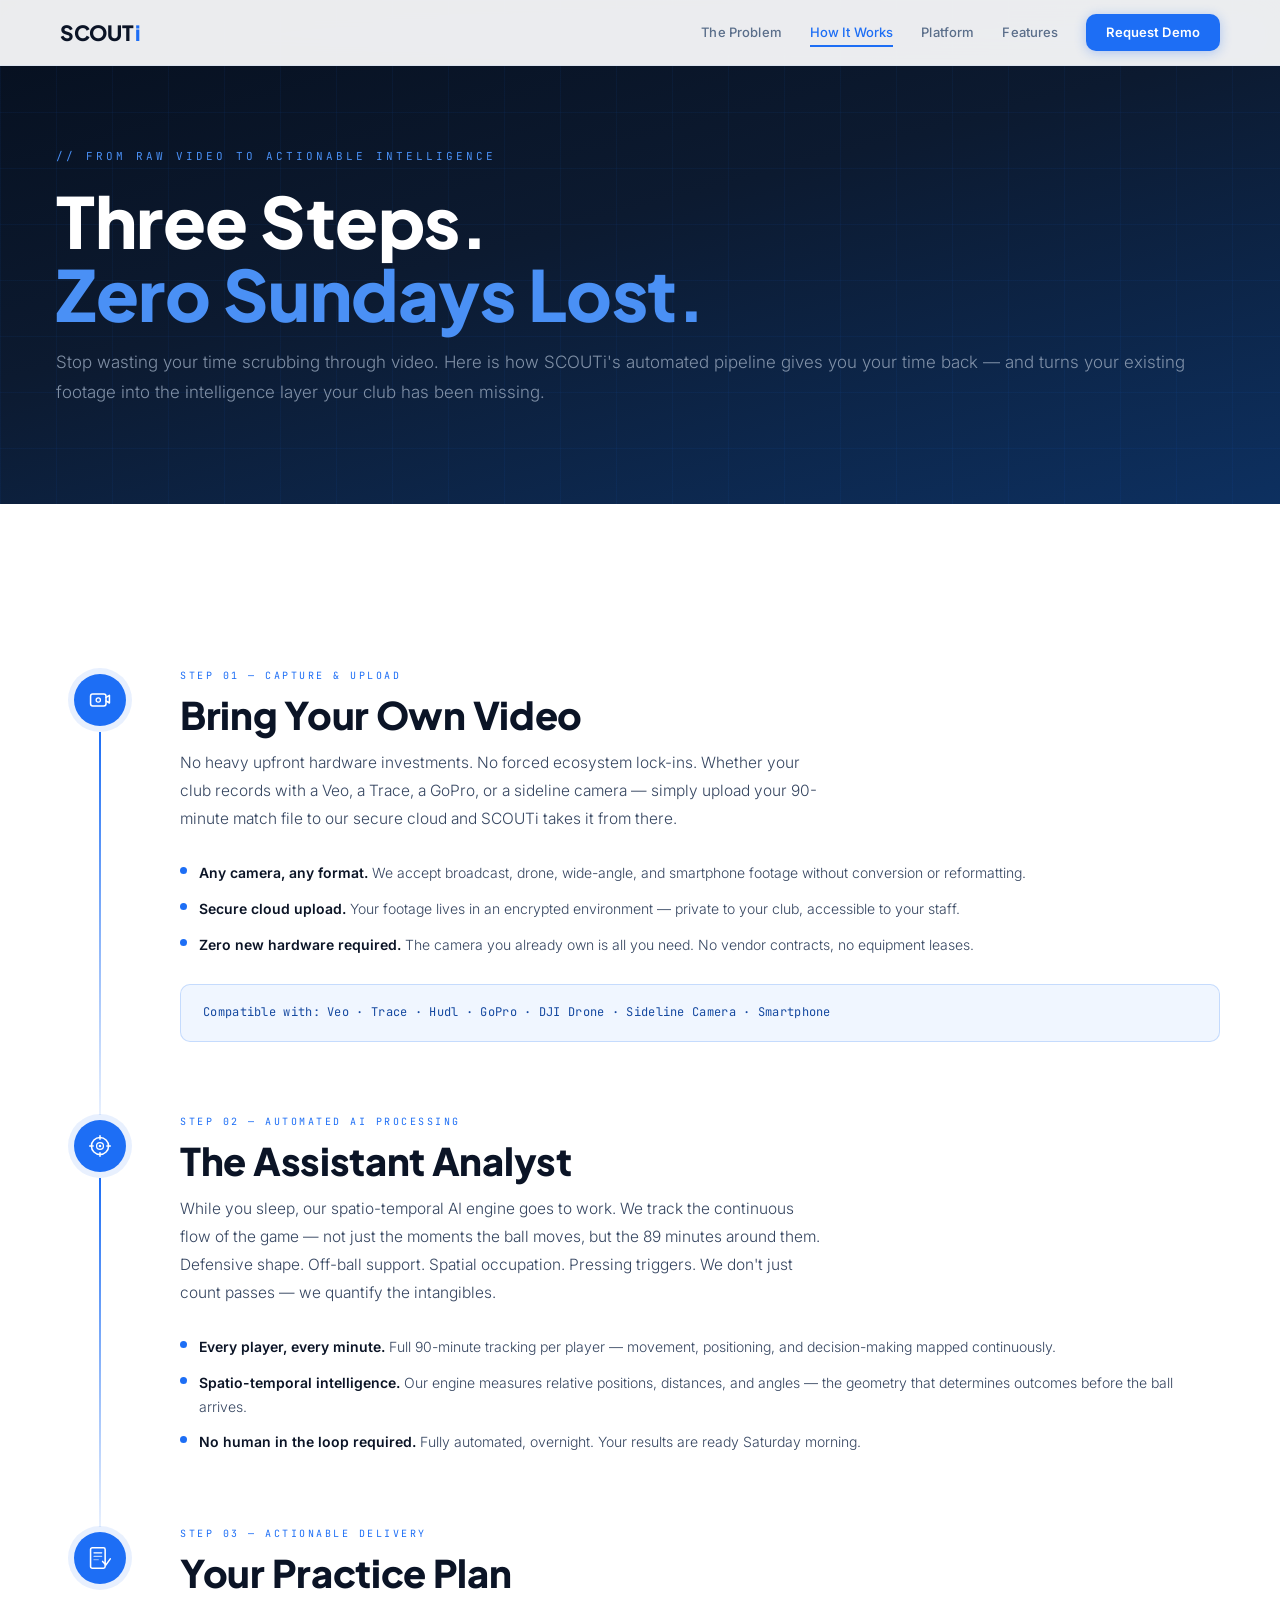
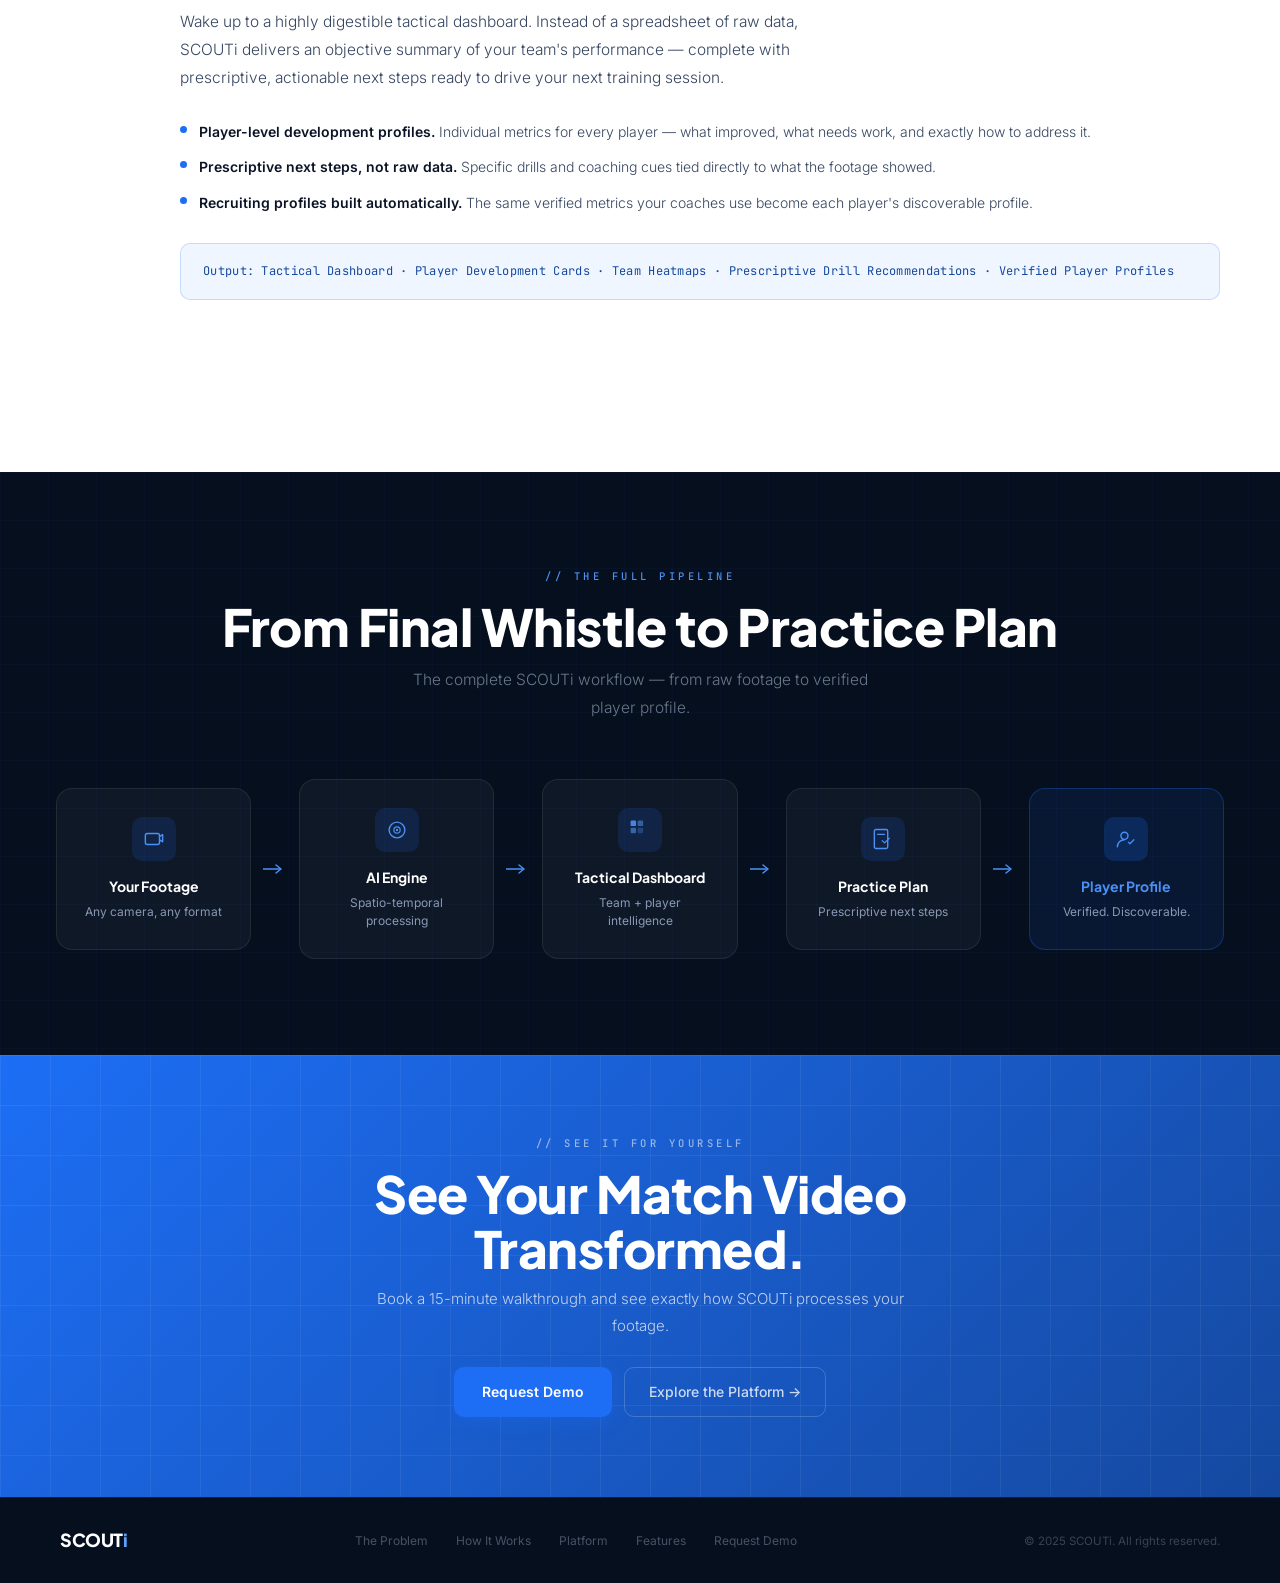
<file: how-it-works.html>
<!DOCTYPE html>
<html lang="en">
<head>
<meta charset="UTF-8">
<meta name="viewport" content="width=device-width, initial-scale=1.0">
<title>How It Works — SCOUTi</title>
<link rel="stylesheet" href="scouti.css">
<style>
#page-hero { background: linear-gradient(165deg, var(--blue-deep) 0%, var(--blue-night) 45%, #0d3060 100%); padding: 148px 56px 96px; position: relative; overflow: hidden; }
#page-hero::before { content: ''; position: absolute; inset: 0; background-image: linear-gradient(rgba(29,110,245,0.06) 1px, transparent 1px), linear-gradient(90deg, rgba(29,110,245,0.06) 1px, transparent 1px); background-size: 56px 56px; }
.ph-inner { max-width: var(--section-max); margin: 0 auto; position: relative; z-index: 1; }

#steps { background: var(--white); }
.steps-container { display: flex; flex-direction: column; gap: 0; margin-top: 64px; }
.step-row { display: grid; grid-template-columns: 80px 1fr; gap: 0; position: relative; }
.step-row:not(:last-child)::after { content: ''; position: absolute; left: 39px; top: 64px; bottom: -1px; width: 2px; background: linear-gradient(var(--blue-bright), rgba(29,110,245,0.1)); }
.step-spine { display: flex; flex-direction: column; align-items: center; padding-top: 6px; }
.step-badge { width: 52px; height: 52px; border-radius: 50%; background: var(--blue-bright); display: flex; align-items: center; justify-content: center; flex-shrink: 0; box-shadow: 0 0 0 6px rgba(29,110,245,0.1); }
.step-content { padding: 0 0 72px 40px; }
.step-label { font-family: var(--font-mono); font-size: 10px; letter-spacing: 2.5px; text-transform: uppercase; color: var(--blue-bright); margin-bottom: 10px; display: block; }
.step-h { font-family: var(--font-display); font-weight: 800; font-size: clamp(26px, 3vw, 38px); color: var(--text); letter-spacing: -0.3px; margin-bottom: 14px; line-height: 1.1; }
.step-body-text { font-size: 15.5px; color: var(--grey-dark); line-height: 1.8; font-weight: 300; max-width: 640px; }
.step-details { margin-top: 28px; display: flex; flex-direction: column; gap: 12px; }
.step-detail { display: flex; align-items: flex-start; gap: 12px; }
.sd-dot { width: 7px; height: 7px; border-radius: 50%; background: var(--blue-bright); flex-shrink: 0; margin-top: 6px; }
.sd-text { font-size: 14px; color: var(--grey-dark); line-height: 1.7; font-weight: 300; }
.sd-text strong { color: var(--text); font-weight: 600; }
.step-callout { margin-top: 28px; padding: 18px 22px; background: var(--blue-tint); border: 1px solid var(--border-mid); border-radius: var(--radius); font-family: var(--font-mono); font-size: 12px; color: var(--blue); letter-spacing: 0.3px; line-height: 1.6; }

#pipeline { background: var(--blue-deep); padding: 96px 56px; position: relative; overflow: hidden; }
#pipeline::before { content: ''; position: absolute; inset: 0; background-image: linear-gradient(rgba(29,110,245,0.04) 1px, transparent 1px), linear-gradient(90deg, rgba(29,110,245,0.04) 1px, transparent 1px); background-size: 48px 48px; }
.pipe-inner { max-width: var(--section-max); margin: 0 auto; position: relative; z-index: 1; }
.pipe-header { text-align: center; margin-bottom: 56px; }
.pipe-row { display: flex; align-items: center; }
.pipe-node { flex: 1; background: rgba(255,255,255,0.04); border: 1px solid rgba(255,255,255,0.08); border-radius: var(--radius-lg); padding: 28px 24px; text-align: center; transition: background 0.2s, border-color 0.2s; }
.pipe-node:hover { background: rgba(255,255,255,0.07); border-color: rgba(29,110,245,0.25); }
.pipe-icon { width: 44px; height: 44px; border-radius: 10px; background: rgba(29,110,245,0.15); display: flex; align-items: center; justify-content: center; margin: 0 auto 14px; }
.pipe-label { font-family: var(--font-display); font-weight: 700; font-size: 14px; color: var(--white); margin-bottom: 6px; }
.pipe-sub { font-size: 12px; color: var(--grey); line-height: 1.5; }
.pipe-arrow { width: 48px; flex-shrink: 0; display: flex; align-items: center; justify-content: center; }

.cta-strip { background: linear-gradient(135deg, var(--blue-bright), var(--blue)); padding: 80px 56px; text-align: center; position: relative; overflow: hidden; }
.cta-strip::before { content: ''; position: absolute; inset: 0; background-image: linear-gradient(rgba(255,255,255,0.06) 1px, transparent 1px), linear-gradient(90deg, rgba(255,255,255,0.06) 1px, transparent 1px); background-size: 50px 50px; }
.cta-strip-inner { position: relative; z-index: 1; max-width: 560px; margin: 0 auto; }
.cta-strip h2 { color: var(--white); margin-bottom: 10px; }
.cta-strip p { color: rgba(255,255,255,0.72); font-size: 15px; margin-bottom: 28px; font-weight: 300; line-height: 1.75; }
.cta-btns { display: flex; gap: 12px; justify-content: center; }

@media (max-width: 900px) {
  #page-hero { padding: 110px 24px 72px; }
  #steps { padding: 64px 24px; }
  .step-row { grid-template-columns: 48px 1fr; }
  .step-row::after { left: 23px; }
  .step-badge { width: 40px; height: 40px; }
  .step-content { padding: 0 0 52px 24px; }
  #pipeline { padding: 64px 24px; }
  .pipe-row { flex-direction: column; gap: 16px; }
  .pipe-arrow { transform: rotate(90deg); }
  .cta-strip { padding: 64px 24px; }
  .cta-btns { flex-direction: column; align-items: center; }
}
</style>
</head>
<body>

<section id="page-hero">
  <div class="ph-inner">
    <span class="page-eyebrow">// From Raw Video to Actionable Intelligence</span>
    <h1 class="page-h1">Three Steps.<br><span class="accent">Zero Sundays Lost.</span></h1>
    <p class="page-sub">Stop wasting your time scrubbing through video. Here is how SCOUTi's automated pipeline gives you your time back — and turns your existing footage into the intelligence layer your club has been missing.</p>
  </div>
</section>

<section id="steps" class="section">
  <div class="section-inner">
    <div class="steps-container">
      <div class="step-row reveal">
        <div class="step-spine"><div class="step-badge"><svg width="24" height="24" viewBox="0 0 28 28" fill="none"><rect x="3" y="7" width="18" height="14" rx="2.5" stroke="white" stroke-width="1.8" fill="none"/><path d="M21 11l4-2.5v9L21 15" stroke="white" stroke-width="1.8" stroke-linecap="round" stroke-linejoin="round" fill="none"/><circle cx="12" cy="14" r="2.5" stroke="white" stroke-width="1.5" fill="none"/></svg></div></div>
        <div class="step-content">
          <span class="step-label">Step 01 — Capture & Upload</span>
          <h2 class="step-h">Bring Your Own Video</h2>
          <p class="step-body-text">No heavy upfront hardware investments. No forced ecosystem lock-ins. Whether your club records with a Veo, a Trace, a GoPro, or a sideline camera — simply upload your 90-minute match file to our secure cloud and SCOUTi takes it from there.</p>
          <div class="step-details">
            <div class="step-detail"><div class="sd-dot"></div><div class="sd-text"><strong>Any camera, any format.</strong> We accept broadcast, drone, wide-angle, and smartphone footage without conversion or reformatting.</div></div>
            <div class="step-detail"><div class="sd-dot"></div><div class="sd-text"><strong>Secure cloud upload.</strong> Your footage lives in an encrypted environment — private to your club, accessible to your staff.</div></div>
            <div class="step-detail"><div class="sd-dot"></div><div class="sd-text"><strong>Zero new hardware required.</strong> The camera you already own is all you need. No vendor contracts, no equipment leases.</div></div>
          </div>
          <div class="step-callout">Compatible with: Veo · Trace · Hudl · GoPro · DJI Drone · Sideline Camera · Smartphone</div>
        </div>
      </div>
      <div class="step-row reveal">
        <div class="step-spine"><div class="step-badge"><svg width="24" height="24" viewBox="0 0 28 28" fill="none"><circle cx="14" cy="14" r="10" stroke="white" stroke-width="1.8" fill="none"/><circle cx="14" cy="14" r="4" stroke="white" stroke-width="1.5" fill="none"/><circle cx="14" cy="14" r="1.5" fill="white"/><line x1="14" y1="2" x2="14" y2="6" stroke="white" stroke-width="1.8" stroke-linecap="round"/><line x1="14" y1="22" x2="14" y2="26" stroke="white" stroke-width="1.8" stroke-linecap="round"/><line x1="2" y1="14" x2="6" y2="14" stroke="white" stroke-width="1.8" stroke-linecap="round"/><line x1="22" y1="14" x2="26" y2="14" stroke="white" stroke-width="1.8" stroke-linecap="round"/></svg></div></div>
        <div class="step-content">
          <span class="step-label">Step 02 — Automated AI Processing</span>
          <h2 class="step-h">The Assistant Analyst</h2>
          <p class="step-body-text">While you sleep, our spatio-temporal AI engine goes to work. We track the continuous flow of the game — not just the moments the ball moves, but the 89 minutes around them. Defensive shape. Off-ball support. Spatial occupation. Pressing triggers. We don't just count passes — we quantify the intangibles.</p>
          <div class="step-details">
            <div class="step-detail"><div class="sd-dot"></div><div class="sd-text"><strong>Every player, every minute.</strong> Full 90-minute tracking per player — movement, positioning, and decision-making mapped continuously.</div></div>
            <div class="step-detail"><div class="sd-dot"></div><div class="sd-text"><strong>Spatio-temporal intelligence.</strong> Our engine measures relative positions, distances, and angles — the geometry that determines outcomes before the ball arrives.</div></div>
            <div class="step-detail"><div class="sd-dot"></div><div class="sd-text"><strong>No human in the loop required.</strong> Fully automated, overnight. Your results are ready Saturday morning.</div></div>
          </div>
        </div>
      </div>
      <div class="step-row reveal">
        <div class="step-spine"><div class="step-badge"><svg width="24" height="24" viewBox="0 0 28 28" fill="none"><rect x="3" y="2" width="17" height="24" rx="2" stroke="white" stroke-width="1.8" fill="none"/><line x1="7" y1="8" x2="16" y2="8" stroke="white" stroke-width="1.5" stroke-linecap="round"/><line x1="7" y1="12" x2="16" y2="12" stroke="white" stroke-width="1.5" stroke-linecap="round" opacity="0.7"/><line x1="7" y1="16" x2="12" y2="16" stroke="white" stroke-width="1.5" stroke-linecap="round" opacity="0.45"/><polyline points="17,18 21,22 26,15" stroke="white" stroke-width="1.8" stroke-linecap="round" stroke-linejoin="round" fill="none"/></svg></div></div>
        <div class="step-content">
          <span class="step-label">Step 03 — Actionable Delivery</span>
          <h2 class="step-h">Your Practice Plan</h2>
          <p class="step-body-text">Wake up to a highly digestible tactical dashboard. Instead of a spreadsheet of raw data, SCOUTi delivers an objective summary of your team's performance — complete with prescriptive, actionable next steps ready to drive your next training session.</p>
          <div class="step-details">
            <div class="step-detail"><div class="sd-dot"></div><div class="sd-text"><strong>Player-level development profiles.</strong> Individual metrics for every player — what improved, what needs work, and exactly how to address it.</div></div>
            <div class="step-detail"><div class="sd-dot"></div><div class="sd-text"><strong>Prescriptive next steps, not raw data.</strong> Specific drills and coaching cues tied directly to what the footage showed.</div></div>
            <div class="step-detail"><div class="sd-dot"></div><div class="sd-text"><strong>Recruiting profiles built automatically.</strong> The same verified metrics your coaches use become each player's discoverable profile.</div></div>
          </div>
          <div class="step-callout">Output: Tactical Dashboard · Player Development Cards · Team Heatmaps · Prescriptive Drill Recommendations · Verified Player Profiles</div>
        </div>
      </div>
    </div>
  </div>
</section>

<section id="pipeline">
  <div class="pipe-inner">
    <div class="pipe-header reveal">
      <span class="eyebrow" style="color:var(--blue-light)">// The Full Pipeline</span>
      <h2 style="color:var(--white)">From Final Whistle to Practice Plan</h2>
      <p class="section-sub" style="color:rgba(148,163,184,0.7);margin:12px auto 0;text-align:center;max-width:480px">The complete SCOUTi workflow — from raw footage to verified player profile.</p>
    </div>
    <div class="pipe-row reveal">
      <div class="pipe-node"><div class="pipe-icon"><svg width="22" height="22" viewBox="0 0 28 28" fill="none"><rect x="3" y="7" width="18" height="14" rx="2.5" stroke="var(--blue-light)" stroke-width="1.8" fill="none"/><path d="M21 11l4-2.5v9L21 15" stroke="var(--blue-light)" stroke-width="1.8" stroke-linecap="round" stroke-linejoin="round" fill="none"/></svg></div><div class="pipe-label">Your Footage</div><div class="pipe-sub">Any camera, any format</div></div>
      <div class="pipe-arrow"><svg width="24" height="12" viewBox="0 0 24 12" fill="none"><line x1="0" y1="6" x2="18" y2="6" stroke="var(--blue-light)" stroke-width="1.5"/><polyline points="13,2 18,6 13,10" stroke="var(--blue-light)" stroke-width="1.5" stroke-linecap="round" stroke-linejoin="round" fill="none"/></svg></div>
      <div class="pipe-node"><div class="pipe-icon"><svg width="22" height="22" viewBox="0 0 28 28" fill="none"><circle cx="14" cy="14" r="10" stroke="var(--blue-light)" stroke-width="1.8" fill="none"/><circle cx="14" cy="14" r="4" stroke="var(--blue-light)" stroke-width="1.5" fill="none"/><circle cx="14" cy="14" r="1.5" fill="var(--blue-light)"/></svg></div><div class="pipe-label">AI Engine</div><div class="pipe-sub">Spatio-temporal processing</div></div>
      <div class="pipe-arrow"><svg width="24" height="12" viewBox="0 0 24 12" fill="none"><line x1="0" y1="6" x2="18" y2="6" stroke="var(--blue-light)" stroke-width="1.5"/><polyline points="13,2 18,6 13,10" stroke="var(--blue-light)" stroke-width="1.5" stroke-linecap="round" stroke-linejoin="round" fill="none"/></svg></div>
      <div class="pipe-node"><div class="pipe-icon"><svg width="22" height="22" viewBox="0 0 28 28" fill="none"><rect x="2" y="2" width="7" height="7" rx="1.5" fill="var(--blue-light)" opacity="0.9"/><rect x="11" y="2" width="7" height="7" rx="1.5" fill="var(--blue-light)" opacity="0.55"/><rect x="2" y="11" width="7" height="7" rx="1.5" fill="var(--blue-light)" opacity="0.6"/><rect x="11" y="11" width="7" height="7" rx="1.5" fill="var(--blue-light)" opacity="0.3"/></svg></div><div class="pipe-label">Tactical Dashboard</div><div class="pipe-sub">Team + player intelligence</div></div>
      <div class="pipe-arrow"><svg width="24" height="12" viewBox="0 0 24 12" fill="none"><line x1="0" y1="6" x2="18" y2="6" stroke="var(--blue-light)" stroke-width="1.5"/><polyline points="13,2 18,6 13,10" stroke="var(--blue-light)" stroke-width="1.5" stroke-linecap="round" stroke-linejoin="round" fill="none"/></svg></div>
      <div class="pipe-node"><div class="pipe-icon"><svg width="22" height="22" viewBox="0 0 28 28" fill="none"><rect x="3" y="2" width="17" height="24" rx="2" stroke="var(--blue-light)" stroke-width="1.8" fill="none"/><line x1="7" y1="8" x2="16" y2="8" stroke="var(--blue-light)" stroke-width="1.5" stroke-linecap="round"/><polyline points="13,16 16,19 22,13" stroke="var(--blue-light)" stroke-width="1.6" stroke-linecap="round" stroke-linejoin="round" fill="none"/></svg></div><div class="pipe-label">Practice Plan</div><div class="pipe-sub">Prescriptive next steps</div></div>
      <div class="pipe-arrow"><svg width="24" height="12" viewBox="0 0 24 12" fill="none"><line x1="0" y1="6" x2="18" y2="6" stroke="var(--blue-light)" stroke-width="1.5"/><polyline points="13,2 18,6 13,10" stroke="var(--blue-light)" stroke-width="1.5" stroke-linecap="round" stroke-linejoin="round" fill="none"/></svg></div>
      <div class="pipe-node" style="border-color:rgba(29,110,245,0.3);background:rgba(29,110,245,0.1)"><div class="pipe-icon" style="background:rgba(29,110,245,0.2)"><svg width="22" height="22" viewBox="0 0 28 28" fill="none"><circle cx="12" cy="10" r="4.5" stroke="var(--blue-light)" stroke-width="1.8" fill="none"/><path d="M3 24c0-4.97 4.03-9 9-9" stroke="var(--blue-light)" stroke-width="1.8" stroke-linecap="round" fill="none"/><polyline points="17,18 19,20 24,15" stroke="var(--blue-light)" stroke-width="1.6" stroke-linecap="round" stroke-linejoin="round" fill="none"/></svg></div><div class="pipe-label" style="color:var(--blue-light)">Player Profile</div><div class="pipe-sub">Verified. Discoverable.</div></div>
    </div>
  </div>
</section>

<section class="cta-strip">
  <div class="cta-strip-inner reveal">
    <span class="eyebrow" style="color:rgba(255,255,255,0.55)">// See It For Yourself</span>
    <h2>See Your Match Video Transformed.</h2>
    <p>Book a 15-minute walkthrough and see exactly how SCOUTi processes your footage.</p>
    <div class="cta-btns">
      <a href="demo.html" class="btn-primary">Request Demo</a>
      <a href="platform.html" class="btn-ghost-light">Explore the Platform →</a>
    </div>
  </div>
</section>

<script src="layout.js"></script>
</body>
</html>
</file>
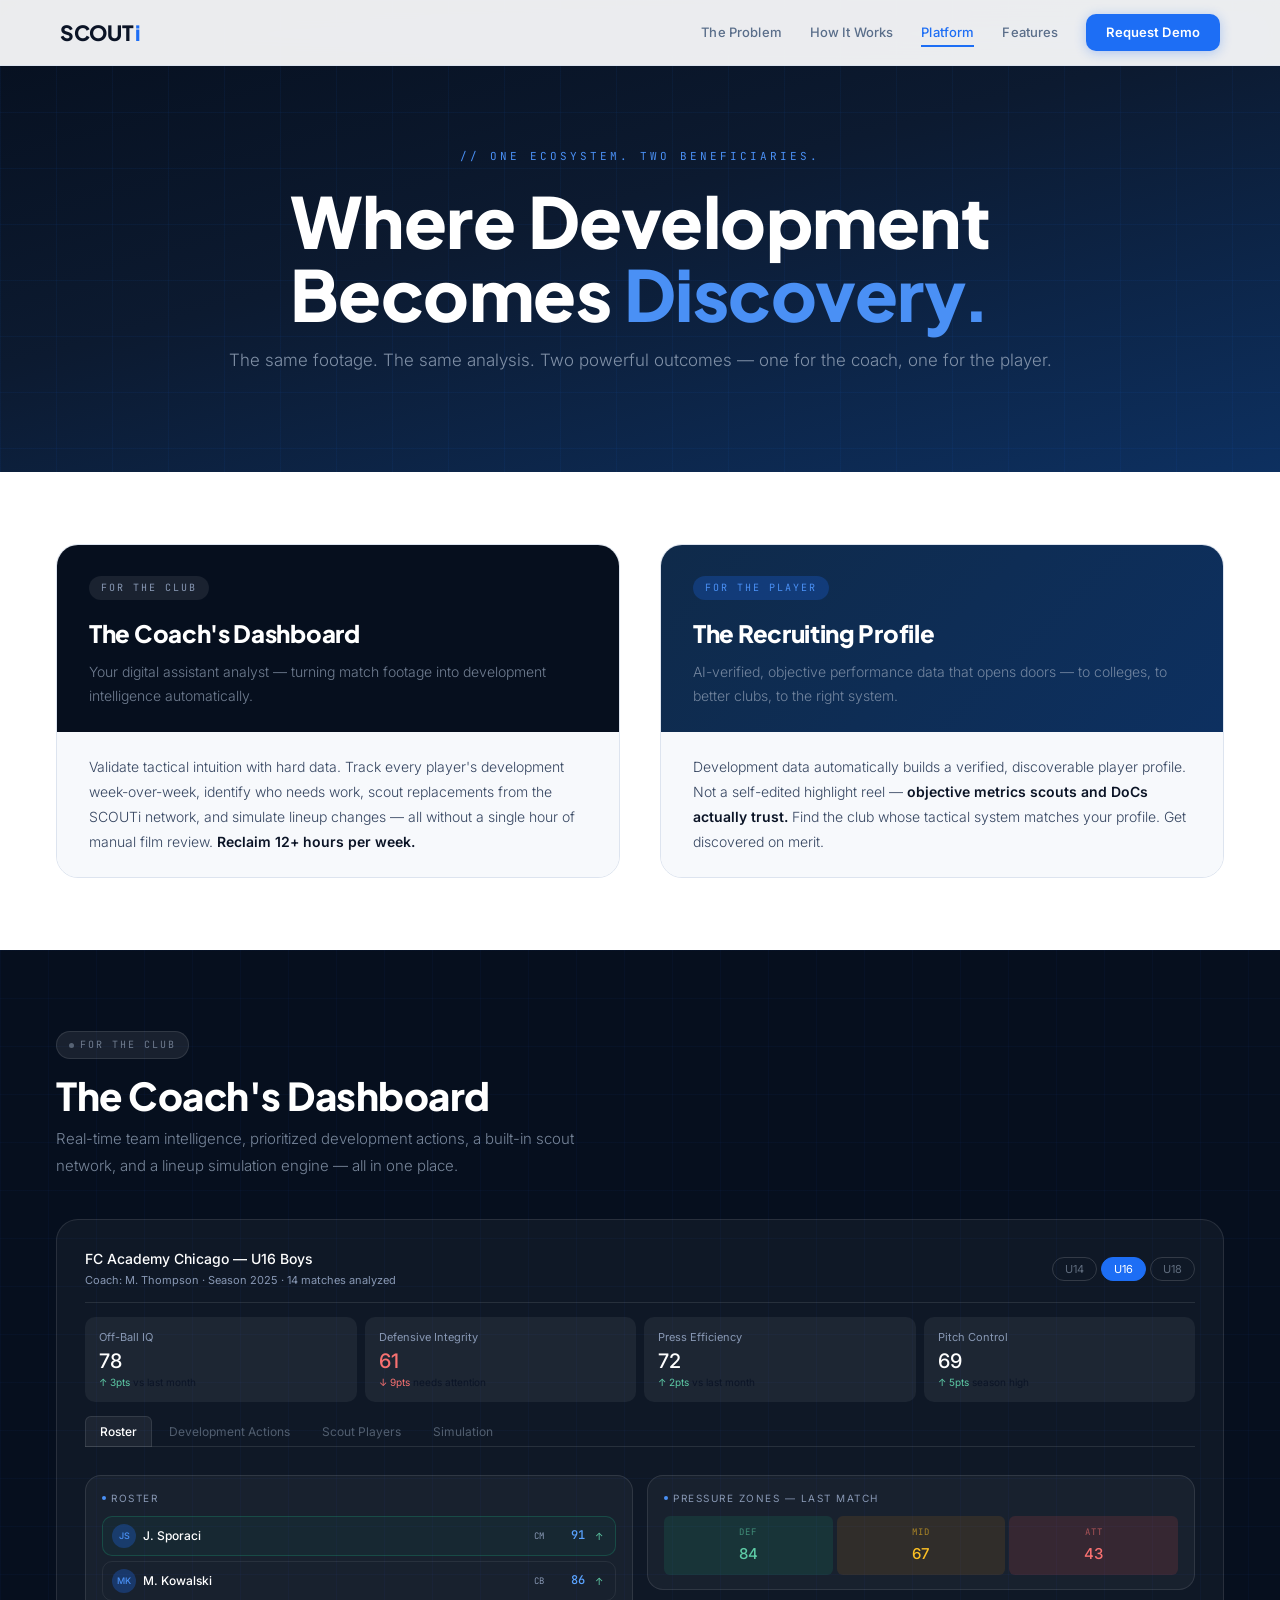
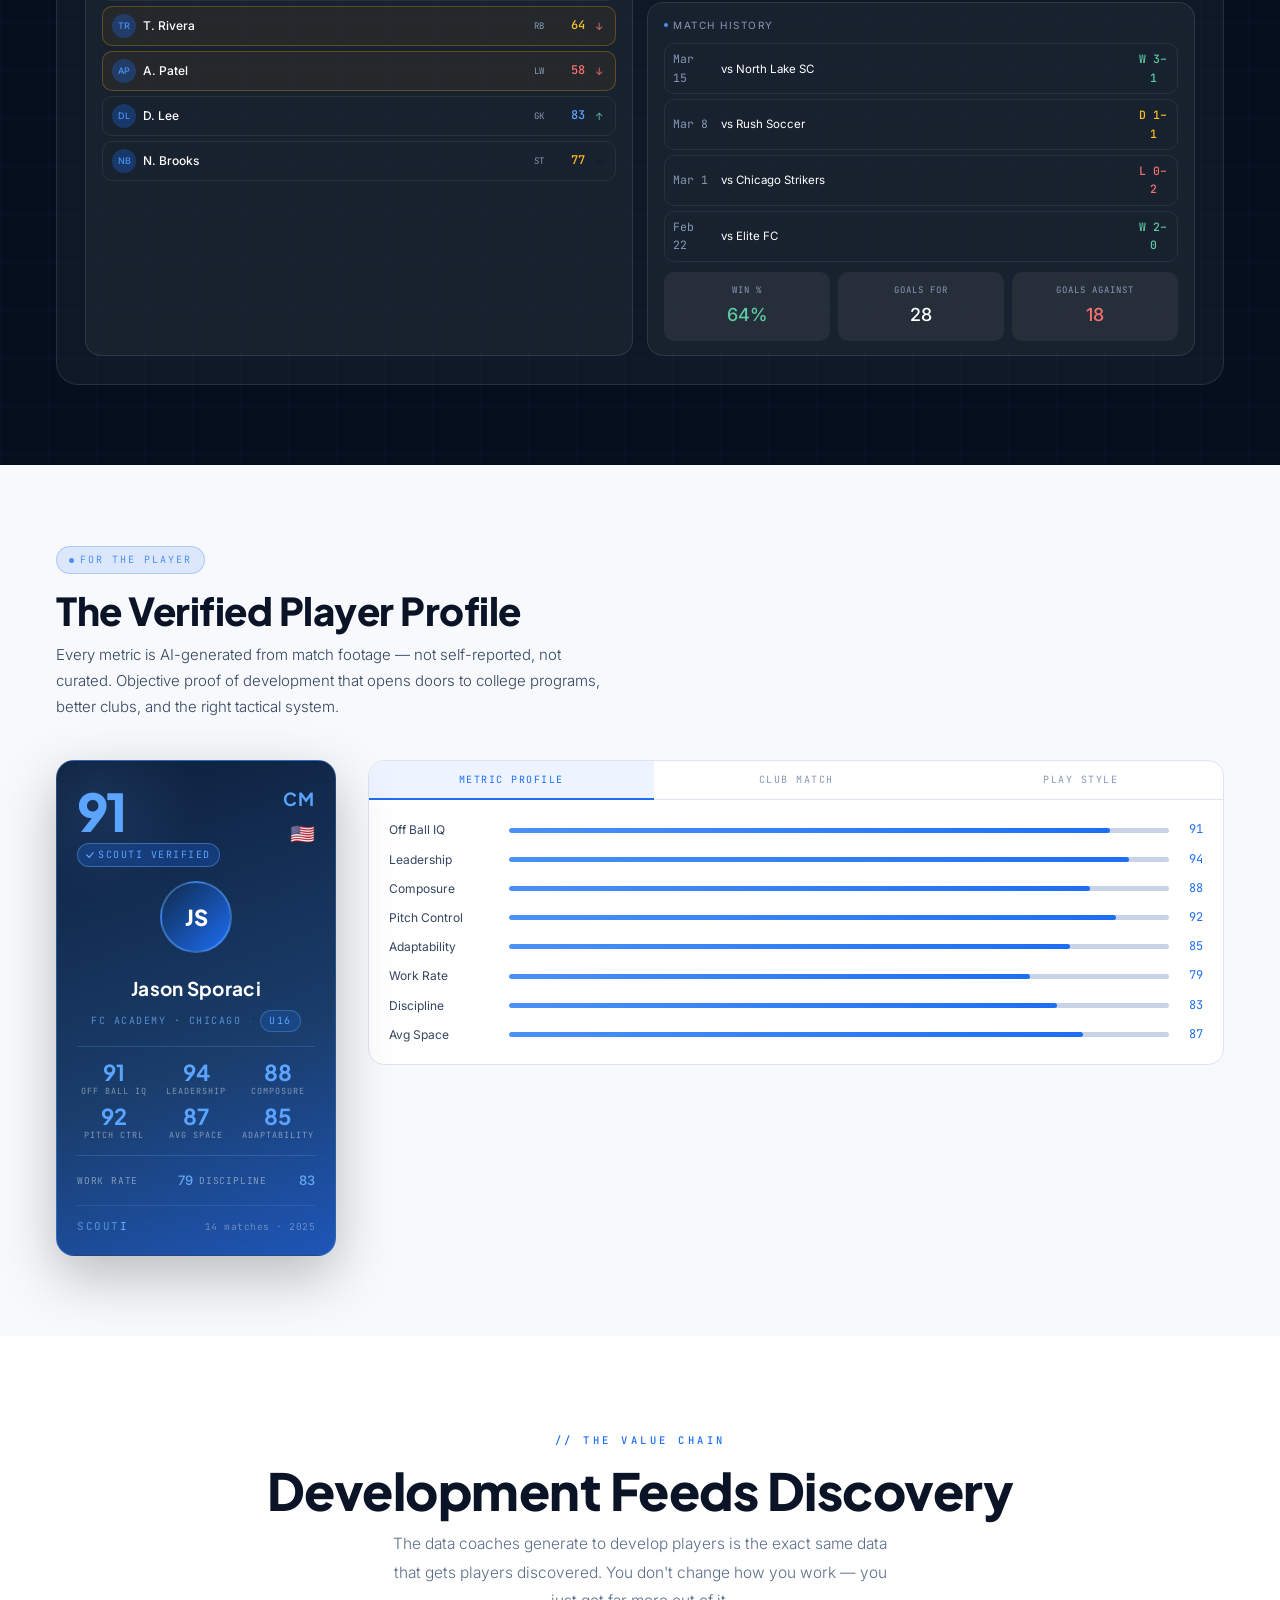
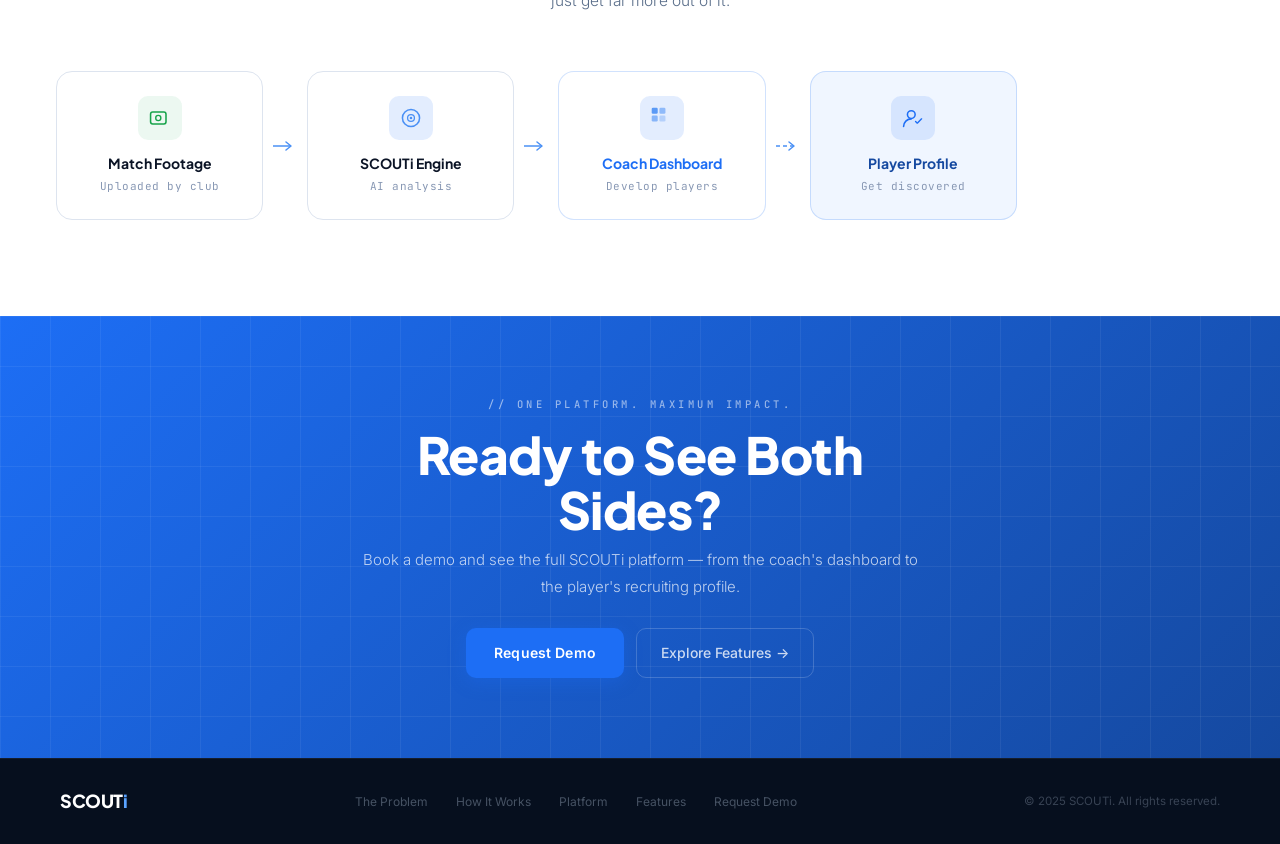
<file: platform.html>
<!DOCTYPE html>
<html lang="en">
<head>
<meta charset="UTF-8">
<meta name="viewport" content="width=device-width, initial-scale=1.0">
<title>Platform — SCOUTi</title>
<link rel="stylesheet" href="scouti.css">
<style>

/* ── PAGE HERO ── */
#page-hero { background: linear-gradient(165deg, var(--blue-deep) 0%, var(--blue-night) 45%, #0d3060 100%); padding: 148px 56px 96px; position: relative; overflow: hidden; text-align: center; }
#page-hero::before { content: ''; position: absolute; inset: 0; background-image: linear-gradient(rgba(29,110,245,0.06) 1px, transparent 1px), linear-gradient(90deg, rgba(29,110,245,0.06) 1px, transparent 1px); background-size: 56px 56px; }
.ph-inner { max-width: var(--section-max); margin: 0 auto; position: relative; z-index: 1; }

/* ── AUDIENCE INTRO STRIP ── */
#audience-intro { background: var(--white); padding: 72px 56px; }
.ai-inner { max-width: var(--section-max); margin: 0 auto; display: grid; grid-template-columns: 1fr 1fr; gap: 40px; }
.ai-panel { border-radius: var(--radius-xl); overflow: hidden; border: 1.5px solid var(--grey-line); }
.ai-head { padding: 28px 32px 24px; }
.ai-head.coach { background: var(--blue-deep); }
.ai-head.player { background: linear-gradient(135deg, var(--blue-mid), #0d3060); }
.ai-tag { font-family: var(--font-mono); font-size: 10px; letter-spacing: 2px; text-transform: uppercase; padding: 4px 12px; border-radius: 20px; display: inline-block; margin-bottom: 14px; }
.ai-tag.ct { background: rgba(255,255,255,0.08); color: var(--grey); }
.ai-tag.pt { background: rgba(29,110,245,0.25); color: var(--blue-light); }
.ai-title { font-family: var(--font-display); font-weight: 800; font-size: 24px; color: var(--white); letter-spacing: -0.3px; margin-bottom: 8px; }
.ai-sub { font-size: 14px; color: rgba(148,163,184,0.75); line-height: 1.7; font-weight: 300; }
.ai-body { padding: 22px 32px; background: var(--off-white); font-size: 14px; color: var(--grey-dark); line-height: 1.8; font-weight: 300; }
.ai-body strong { color: var(--text); font-weight: 600; }

/* ── PLATFORM SECTIONS ── */
.platform-section { padding: 80px 56px; }
.platform-section.dark { background: var(--blue-deep); position: relative; overflow: hidden; }
.platform-section.dark::before { content: ''; position: absolute; inset: 0; background-image: linear-gradient(rgba(29,110,245,0.04) 1px, transparent 1px), linear-gradient(90deg, rgba(29,110,245,0.04) 1px, transparent 1px); background-size: 48px 48px; }
.platform-section.light { background: var(--off-white); }
.ps-inner { max-width: var(--section-max); margin: 0 auto; position: relative; z-index: 1; }
.ps-header { margin-bottom: 40px; }
.ps-label { font-family: var(--font-mono); font-size: 10px; letter-spacing: 2px; text-transform: uppercase; padding: 5px 12px; border-radius: 20px; display: inline-flex; align-items: center; gap: 6px; margin-bottom: 16px; }
.ps-label.for-coach { background: rgba(255,255,255,0.08); color: rgba(148,163,184,0.7); border: 1px solid rgba(255,255,255,0.1); }
.ps-label.for-player { background: rgba(29,110,245,0.12); color: var(--blue-light); border: 1px solid rgba(29,110,245,0.25); }
.ps-label-dot { width: 5px; height: 5px; border-radius: 50%; flex-shrink: 0; }
.ps-label.for-coach .ps-label-dot { background: rgba(148,163,184,0.5); }
.ps-label.for-player .ps-label-dot { background: var(--blue-light); animation: blink 1.4s ease-in-out infinite; }
@keyframes blink { 0%,100%{opacity:1} 50%{opacity:0.25} }
.ps-headline { font-family: var(--font-display); font-weight: 800; font-size: clamp(28px,3vw,42px); letter-spacing: -0.5px; margin-bottom: 10px; }
.ps-headline.light-text { color: var(--white); }
.ps-headline.dark-text { color: var(--text); }
.ps-desc { font-size: 15px; line-height: 1.75; font-weight: 300; max-width: 560px; }
.ps-desc.light-text { color: rgba(148,163,184,0.8); }
.ps-desc.dark-text { color: var(--grey-dark); }

/* ── DASHBOARD MOCKUP (Coach) ── */
.dash-wrap { background: rgba(255,255,255,0.04); border: 1px solid rgba(255,255,255,0.1); border-radius: var(--radius-xl); padding: 28px; }
.dash { display: flex; flex-direction: column; gap: 14px; }
.dash-header { display: flex; align-items: center; justify-content: space-between; padding-bottom: 12px; border-bottom: 0.5px solid rgba(255,255,255,0.1); flex-wrap: wrap; gap: 8px; }
.dash-title-txt { font-size: 14px; font-weight: 500; color: var(--white); }
.dash-sub-txt { font-size: 11px; color: var(--grey); margin-top: 2px; }
.roster-toggle { display: flex; gap: 4px; }
.rt-btn { font-size: 11px; padding: 4px 12px; border-radius: 20px; border: 0.5px solid rgba(255,255,255,0.15); color: rgba(148,163,184,0.6); background: transparent; cursor: pointer; font-family: var(--font-sans); transition: all 0.15s; }
.rt-btn.active { background: var(--blue-bright); border-color: var(--blue-bright); color: white; }
.dash-stats { display: grid; grid-template-columns: repeat(4,1fr); gap: 8px; }
.ds-card { background: rgba(255,255,255,0.06); border-radius: var(--radius); padding: 12px 14px; }
.ds-lbl { font-size: 11px; color: var(--grey); margin-bottom: 4px; }
.ds-val { font-size: 20px; font-weight: 500; color: var(--white); line-height: 1; }
.ds-val.warn { color: #f87171; }
.ds-delta { font-size: 10px; margin-top: 3px; }
.du { color: #5dcaa5; } .dd { color: #f87171; }
.main-tabs { display: flex; gap: 2px; border-bottom: 0.5px solid rgba(255,255,255,0.1); }
.mt { font-size: 12px; padding: 7px 14px; border-radius: 6px 6px 0 0; border: 0.5px solid transparent; color: rgba(148,163,184,0.5); background: transparent; cursor: pointer; font-family: var(--font-sans); transition: all 0.15s; margin-bottom: -0.5px; }
.mt:hover { color: rgba(148,163,184,0.8); }
.mt.active { background: rgba(255,255,255,0.06); border-color: rgba(255,255,255,0.1); border-bottom-color: rgba(255,255,255,0.06); color: var(--white); font-weight: 500; }
.tab-panel { display: none; padding-top: 14px; } .tab-panel.active { display: block; }
.two-col { display: grid; grid-template-columns: 1fr 1fr; gap: 14px; }
.d-card { background: rgba(255,255,255,0.04); border: 0.5px solid rgba(255,255,255,0.1); border-radius: var(--radius-lg); padding: 14px 16px; }
.d-card-lbl { font-size: 10px; color: var(--grey); text-transform: uppercase; letter-spacing: 1.5px; margin-bottom: 10px; display: flex; align-items: center; gap: 5px; }
.d-lbl-dot { width: 4px; height: 4px; border-radius: 50%; background: var(--blue-light); flex-shrink: 0; }
.player-rows { display: flex; flex-direction: column; gap: 5px; }
.player-row { display: flex; align-items: center; gap: 7px; padding: 7px 9px; border-radius: var(--radius); border: 0.5px solid rgba(255,255,255,0.07); }
.player-row.flag { border-color: rgba(245,158,11,0.3); background: rgba(245,158,11,0.06); }
.player-row.good { border-color: rgba(29,158,117,0.3); background: rgba(29,158,117,0.06); }
.p-av { width: 24px; height: 24px; border-radius: 50%; background: rgba(29,110,245,0.3); display: flex; align-items: center; justify-content: center; font-size: 9px; font-weight: 500; color: var(--blue-light); flex-shrink: 0; }
.p-nm { font-size: 12px; font-weight: 500; color: var(--white); flex: 1; }
.p-ps { font-size: 9px; color: var(--grey); width: 22px; flex-shrink: 0; font-family: var(--font-mono); }
.p-sc { font-size: 12px; font-weight: 500; font-family: var(--font-mono); width: 22px; text-align: right; flex-shrink: 0; }
.p-sc.h { color: var(--blue-electric); } .p-sc.m { color: #fbbf24; } .p-sc.l { color: #f87171; }
.p-tr { font-size: 10px; width: 14px; text-align: center; flex-shrink: 0; }
.p-tr.u { color: #5dcaa5; } .p-tr.d { color: #f87171; }
.zone-grid { display: grid; grid-template-columns: repeat(3,1fr); gap: 4px; }
.zone { border-radius: 6px; padding: 9px 6px; text-align: center; }
.zone-l { font-size: 9px; text-transform: uppercase; letter-spacing: 1px; margin-bottom: 3px; font-family: var(--font-mono); }
.zone-v { font-size: 15px; font-weight: 500; }
.zone.hi { background: rgba(29,158,117,0.15); } .zone.hi .zone-l { color: rgba(93,202,165,0.6); } .zone.hi .zone-v { color: #5dcaa5; }
.zone.md { background: rgba(186,117,23,0.15); } .zone.md .zone-l { color: rgba(251,191,36,0.6); } .zone.md .zone-v { color: #fbbf24; }
.zone.lo { background: rgba(226,75,74,0.15); } .zone.lo .zone-l { color: rgba(248,113,113,0.6); } .zone.lo .zone-v { color: #f87171; }
.rec-items { display: flex; flex-direction: column; gap: 7px; }
.rec-item { display: flex; align-items: flex-start; gap: 9px; padding: 10px 12px; border-radius: var(--radius); border: 0.5px solid rgba(255,255,255,0.07); }
.rec-item.rp { border-color: rgba(226,75,74,0.3); background: rgba(226,75,74,0.06); }
.rec-item.rm { border-color: rgba(186,117,23,0.3); background: rgba(186,117,23,0.06); }
.rec-item.rl { border-color: rgba(29,158,117,0.3); background: rgba(29,158,117,0.06); }
.rec-dot { width: 7px; height: 7px; border-radius: 50%; flex-shrink: 0; margin-top: 4px; }
.rec-dot.rp { background: #f87171; } .rec-dot.rm { background: #fbbf24; } .rec-dot.rl { background: #5dcaa5; }
.rec-title { font-size: 12px; font-weight: 500; color: var(--white); margin-bottom: 2px; }
.rec-sub { font-size: 11px; color: var(--grey); line-height: 1.5; }
.scout-rows { display: flex; flex-direction: column; gap: 7px; }
.scout-row { display: flex; align-items: center; gap: 9px; padding: 9px 11px; border-radius: var(--radius); border: 0.5px solid rgba(255,255,255,0.07); }
.scout-row.top { border-color: rgba(29,110,245,0.35); background: rgba(29,110,245,0.08); }
.s-av { width: 28px; height: 28px; border-radius: 50%; background: rgba(255,255,255,0.08); display: flex; align-items: center; justify-content: center; font-size: 10px; font-weight: 500; color: var(--grey); flex-shrink: 0; }
.s-info { flex: 1; min-width: 0; }
.s-nm { font-size: 12px; font-weight: 500; color: var(--white); }
.s-mt { font-size: 10px; color: var(--grey); margin-top: 1px; }
.s-scores { display: flex; gap: 5px; flex-shrink: 0; }
.s-sc { font-size: 10px; font-family: var(--font-mono); padding: 2px 5px; border-radius: 4px; background: rgba(255,255,255,0.06); color: var(--grey); }
.s-sc.hi { background: rgba(29,110,245,0.2); color: var(--blue-electric); }
.s-btn { font-size: 10px; padding: 3px 8px; border-radius: 6px; background: rgba(29,110,245,0.2); color: var(--blue-light); border: none; cursor: pointer; font-family: var(--font-sans); white-space: nowrap; flex-shrink: 0; }

/* Pitch */
.sim-pitch { background: #3a7d32; border-radius: var(--radius-lg); padding: 12px; }
.pitch-svg { width: 100%; display: block; }
.fp-node { cursor: pointer; }
.fp-node:hover circle { stroke-width: 3; }
.fp-circle { fill: #2563eb; stroke: white; stroke-width: 2; transition: fill 0.2s; }
.fp-node.sel .fp-circle { fill: #f59e0b; }
.fp-node.swp .fp-circle { fill: #1d9e75; }
.sim-metrics { display: grid; grid-template-columns: repeat(4,1fr); gap: 8px; margin-top: 12px; }
.sm-card { background: rgba(255,255,255,0.06); border-radius: var(--radius); padding: 10px 12px; }
.sm-lbl { font-size: 10px; color: var(--grey); margin-bottom: 3px; }
.sm-val { font-size: 16px; font-weight: 500; color: var(--white); }
.sm-d { font-size: 11px; }
.sm-d.u { color: #5dcaa5; } .sm-d.d { color: #f87171; }
.sim-note-txt { font-size: 11.5px; color: var(--grey); padding: 10px 12px; background: rgba(255,255,255,0.04); border-radius: var(--radius); line-height: 1.55; margin-top: 10px; }
.match-rows { display: flex; flex-direction: column; gap: 5px; }
.match-row { display: flex; align-items: center; gap: 8px; padding: 6px 8px; border-radius: var(--radius); border: 0.5px solid rgba(255,255,255,0.07); font-size: 11.5px; }
.m-date { color: var(--grey); font-family: var(--font-mono); width: 40px; flex-shrink: 0; }
.m-opp { flex: 1; color: var(--white); }
.m-res { font-weight: 500; font-family: var(--font-mono); width: 32px; text-align: center; flex-shrink: 0; }
.m-res.w { color: #5dcaa5; } .m-res.l { color: #f87171; } .m-res.d { color: #fbbf24; }
.match-stat-boxes { display: grid; grid-template-columns: repeat(3,1fr); gap: 8px; margin-top: 10px; }
.msb { background: rgba(255,255,255,0.06); border-radius: var(--radius); padding: 11px 12px; text-align: center; }
.msb-l { font-size: 9px; color: var(--grey); text-transform: uppercase; letter-spacing: 1px; margin-bottom: 4px; font-family: var(--font-mono); }
.msb-v { font-size: 18px; font-weight: 500; }
.msb-v.g { color: #5dcaa5; } .msb-v.w { color: #f87171; } .msb-v.n { color: var(--white); }

/* ── PLAYER PROFILE SECTION ── */
#player-section { background: var(--off-white); padding: 80px 56px; }
.player-wrap { max-width: var(--section-max); margin: 0 auto; }
.player-layout { display: grid; grid-template-columns: 280px 1fr; gap: 32px; align-items: start; margin-top: 40px; }

/* FIFA card */
.scouti-card { width: 280px; background: linear-gradient(160deg, #0d1f3c 0%, #1a3d6b 60%, #1e56b8 100%); border-radius: 18px; padding: 24px 20px 20px; position: relative; overflow: hidden; border: 1px solid rgba(90,158,247,0.3); box-shadow: 0 20px 56px rgba(0,0,0,0.25); }
.scouti-card::before { content: ''; position: absolute; top: -60px; left: -60px; width: 200px; height: 200px; background: radial-gradient(circle, rgba(109,179,255,0.1) 0%, transparent 70%); pointer-events: none; }
.sc-header { display: flex; align-items: flex-start; justify-content: space-between; margin-bottom: 14px; }
.sc-rating { font-family: var(--font-display); font-size: 52px; font-weight: 800; color: var(--blue-electric); line-height: 1; letter-spacing: -2px; }
.sc-pos-col { text-align: right; }
.sc-pos { font-family: var(--font-display); font-size: 18px; font-weight: 700; color: var(--blue-electric); display: block; letter-spacing: 1px; }
.sc-flag { font-size: 20px; display: block; text-align: right; margin-top: 4px; }
.sc-verified { display: inline-flex; align-items: center; gap: 4px; background: rgba(29,110,245,0.25); border: 1px solid rgba(109,179,255,0.4); border-radius: 20px; padding: 3px 8px; margin-top: 6px; font-family: var(--font-mono); font-size: 10px; color: var(--blue-electric); letter-spacing: 1.5px; text-transform: uppercase; }
.sc-avatar { width: 72px; height: 72px; border-radius: 50%; margin: 0 auto 10px; background: linear-gradient(135deg, var(--blue-mid), var(--blue-bright)); display: flex; align-items: center; justify-content: center; font-family: var(--font-display); font-weight: 800; font-size: 22px; color: white; border: 2px solid rgba(109,179,255,0.4); }
.sc-name { text-align: center; font-family: var(--font-display); font-weight: 700; font-size: 19px; color: white; letter-spacing: 0.3px; margin-bottom: 6px; }
.sc-meta { display: flex; align-items: center; justify-content: center; gap: 8px; margin-bottom: 14px; flex-wrap: wrap; }
.sc-club { font-family: var(--font-mono); font-size: 10px; color: rgba(109,179,255,0.7); letter-spacing: 1.5px; text-transform: uppercase; }
.sc-sep { font-size: 10px; color: rgba(109,179,255,0.3); }
.sc-age { font-family: var(--font-mono); font-size: 10px; color: var(--blue-electric); letter-spacing: 1.5px; text-transform: uppercase; background: rgba(29,110,245,0.2); border: 1px solid rgba(109,179,255,0.3); border-radius: 20px; padding: 2px 8px; }
.sc-divider { height: 1px; background: rgba(109,179,255,0.2); margin-bottom: 14px; }
.sc-stats { display: grid; grid-template-columns: repeat(3,1fr); gap: 8px; margin-bottom: 14px; }
.sc-stat { text-align: center; }
.sc-stat-num { font-family: var(--font-display); font-size: 22px; font-weight: 700; color: var(--blue-electric); line-height: 1; display: block; }
.sc-stat-lbl { font-family: var(--font-mono); font-size: 8.5px; color: rgba(255,255,255,0.45); text-transform: uppercase; letter-spacing: 1px; margin-top: 3px; display: block; line-height: 1.3; }
.sc-mini-stats { display: grid; grid-template-columns: 1fr 1fr; gap: 6px; }
.sc-mini-row { display: flex; align-items: center; justify-content: space-between; }
.sc-mini-lbl { font-family: var(--font-mono); font-size: 9.5px; color: rgba(255,255,255,0.45); text-transform: uppercase; letter-spacing: 0.8px; }
.sc-mini-val { font-size: 13px; font-weight: 500; color: rgba(109,179,255,0.9); }
.sc-footer { margin-top: 14px; padding-top: 12px; border-top: 1px solid rgba(109,179,255,0.15); display: flex; align-items: center; justify-content: space-between; }
.sc-brand { font-family: var(--font-mono); font-size: 11px; font-weight: 500; color: rgba(109,179,255,0.6); letter-spacing: 1.5px; text-transform: uppercase; }
.sc-brand span { color: var(--blue-electric); }
.sc-matches { font-family: var(--font-mono); font-size: 9.5px; color: rgba(255,255,255,0.35); letter-spacing: 0.5px; }

/* Player panel */
.profile-panel { background: var(--white); border: 1.5px solid var(--grey-line); border-radius: var(--radius-lg); overflow: hidden; }
.pp-tabs { display: flex; border-bottom: 1px solid var(--grey-line); }
.pp-tab { flex: 1; padding: 12px 8px; font-family: var(--font-mono); font-size: 10px; letter-spacing: 1.5px; text-transform: uppercase; color: var(--grey); background: transparent; border: none; cursor: pointer; transition: color 0.2s, background 0.2s; text-align: center; border-bottom: 2px solid transparent; margin-bottom: -1px; }
.pp-tab:hover { color: var(--blue-bright); }
.pp-tab.active { color: var(--blue-bright); border-bottom-color: var(--blue-bright); background: var(--blue-pale); }
.pp-content { padding: 20px; }
.pp-bars { display: flex; flex-direction: column; gap: 10px; }
.pp-bar-row { display: flex; align-items: center; gap: 10px; }
.pp-bar-lbl { font-size: 12px; color: var(--grey-dark); width: 110px; flex-shrink: 0; }
.pp-bar-track { flex: 1; height: 5px; background: var(--grey-light); border-radius: 99px; overflow: hidden; }
.pp-bar-fill { height: 100%; border-radius: 99px; background: linear-gradient(90deg, var(--blue-light), var(--blue-bright)); }
.pp-bar-val { font-family: var(--font-mono); font-size: 12px; color: var(--blue-bright); width: 24px; text-align: right; flex-shrink: 0; }
.pp-clubs { display: flex; flex-direction: column; gap: 8px; }
.pp-club-row { display: flex; align-items: center; gap: 12px; padding: 10px 12px; border-radius: var(--radius); border: 1px solid var(--grey-line); transition: border-color 0.2s; }
.pp-club-row:hover { border-color: var(--border-mid); }
.pp-club-row.top { border-color: var(--border-mid); background: var(--blue-pale); }
.pp-club-icon { width: 32px; height: 32px; border-radius: 8px; display: flex; align-items: center; justify-content: center; font-size: 12px; font-weight: 600; flex-shrink: 0; }
.pp-club-name { font-size: 13px; font-weight: 500; color: var(--text); flex: 1; }
.pp-club-sub { font-size: 11px; color: var(--grey); margin-top: 1px; }
.pp-club-pct { font-family: var(--font-mono); font-size: 14px; font-weight: 500; color: var(--blue-bright); }
.pp-tags { display: flex; flex-wrap: wrap; gap: 6px; }
.pp-tag { font-size: 11px; padding: 4px 10px; border-radius: 20px; border: 1px solid var(--grey-line); color: var(--grey-dark); background: var(--off-white); }
.pp-tag.hl { background: var(--blue-pale); border-color: var(--border-mid); color: var(--blue); }
.pp-pathway { margin-top: 14px; padding-top: 14px; border-top: 1px solid var(--grey-line); font-size: 13px; color: var(--grey-dark); line-height: 1.7; }
.pp-pathway strong { color: var(--text); font-weight: 600; }

/* ── BRIDGE ── */
#bridge { background: var(--white); padding: 96px 56px; }
.bridge-inner { max-width: var(--section-max); margin: 0 auto; }
.bridge-header { text-align: center; margin-bottom: 56px; }
.bridge-flow { display: grid; grid-template-columns: 1fr auto 1fr auto 1fr auto 1fr auto 1fr; gap: 0; align-items: center; }
.bf-node { background: var(--white); border: 1.5px solid var(--grey-line); border-radius: var(--radius-lg); padding: 24px 18px; text-align: center; transition: box-shadow 0.2s, border-color 0.2s, transform 0.2s; }
.bf-node:hover { box-shadow: 0 12px 36px rgba(29,110,245,0.08); border-color: var(--border-mid); transform: translateY(-3px); }
.bf-icon { width: 44px; height: 44px; border-radius: 10px; display: flex; align-items: center; justify-content: center; margin: 0 auto 12px; }
.bf-title { font-family: var(--font-display); font-weight: 700; font-size: 14px; color: var(--text); margin-bottom: 4px; }
.bf-sub { font-size: 11px; color: var(--grey); line-height: 1.5; font-family: var(--font-mono); letter-spacing: 0.5px; }
.bf-arrow { display: flex; align-items: center; justify-content: center; padding: 0 10px; }

/* ── CTA ── */
.cta-strip { background: linear-gradient(135deg, var(--blue-bright), var(--blue)); padding: 80px 56px; text-align: center; position: relative; overflow: hidden; }
.cta-strip::before { content: ''; position: absolute; inset: 0; background-image: linear-gradient(rgba(255,255,255,0.06) 1px, transparent 1px), linear-gradient(90deg, rgba(255,255,255,0.06) 1px, transparent 1px); background-size: 50px 50px; }
.cta-strip-inner { position: relative; z-index: 1; max-width: 560px; margin: 0 auto; }
.cta-strip h2 { color: var(--white); margin-bottom: 10px; }
.cta-strip p { color: rgba(255,255,255,0.72); font-size: 15px; margin-bottom: 28px; font-weight: 300; line-height: 1.75; }
.cta-btns { display: flex; gap: 12px; justify-content: center; }

/* ── MOBILE ── */
@media (max-width: 900px) {
  #page-hero { padding: 110px 24px 72px; }
  #audience-intro { padding: 60px 24px; }
  .ai-inner { grid-template-columns: 1fr; }
  .platform-section { padding: 64px 24px; }
  #player-section { padding: 64px 24px; }
  .player-layout { grid-template-columns: 1fr; }
  .scouti-card { width: 100%; max-width: 300px; margin: 0 auto; }
  .two-col { grid-template-columns: 1fr; }
  .dash-stats { grid-template-columns: repeat(2,1fr); }
  .bridge-flow { grid-template-columns: 1fr; gap: 12px; }
  .bf-arrow { transform: rotate(90deg); }
  .cta-strip { padding: 64px 24px; }
  .cta-btns { flex-direction: column; align-items: center; }
  #bridge { padding: 64px 24px; }
  .sim-metrics { grid-template-columns: repeat(2,1fr); }
}
</style>
</head>
<body>

<!-- HERO -->
<section id="page-hero">
  <div class="ph-inner">
    <span class="page-eyebrow">// One Ecosystem. Two Beneficiaries.</span>
    <h1 class="page-h1">Where Development<br>Becomes <span class="accent">Discovery.</span></h1>
    <p class="page-sub" style="margin:16px auto 0;text-align:center">The same footage. The same analysis. Two powerful outcomes — one for the coach, one for the player.</p>
  </div>
</section>

<!-- AUDIENCE INTRO -->
<section id="audience-intro">
  <div class="ai-inner">
    <div class="ai-panel reveal">
      <div class="ai-head coach">
        <span class="ai-tag ct">For the Club</span>
        <div class="ai-title">The Coach's Dashboard</div>
        <p class="ai-sub">Your digital assistant analyst — turning match footage into development intelligence automatically.</p>
      </div>
      <div class="ai-body">Validate tactical intuition with hard data. Track every player's development week-over-week, identify who needs work, scout replacements from the SCOUTi network, and simulate lineup changes — all without a single hour of manual film review. <strong>Reclaim 12+ hours per week.</strong></div>
    </div>
    <div class="ai-panel reveal reveal-d1">
      <div class="ai-head player">
        <span class="ai-tag pt">For the Player</span>
        <div class="ai-title">The Recruiting Profile</div>
        <p class="ai-sub">AI-verified, objective performance data that opens doors — to colleges, to better clubs, to the right system.</p>
      </div>
      <div class="ai-body">Development data automatically builds a verified, discoverable player profile. Not a self-edited highlight reel — <strong>objective metrics scouts and DoCs actually trust.</strong> Find the club whose tactical system matches your profile. Get discovered on merit.</div>
    </div>
  </div>
</section>

<!-- COACH DASHBOARD -->
<section class="platform-section dark">
  <div class="ps-inner">
    <div class="ps-header reveal">
      <span class="ps-label for-coach"><span class="ps-label-dot"></span>For the Club</span>
      <h2 class="ps-headline light-text">The Coach's Dashboard</h2>
      <p class="ps-desc light-text">Real-time team intelligence, prioritized development actions, a built-in scout network, and a lineup simulation engine — all in one place.</p>
    </div>

    <div class="dash-wrap reveal">
      <div class="dash">
        <div class="dash-header">
          <div>
            <div class="dash-title-txt" id="team-title">FC Academy Chicago — U16 Boys</div>
            <div class="dash-sub-txt">Coach: M. Thompson · Season 2025 · 14 matches analyzed</div>
          </div>
          <div class="roster-toggle">
            <button class="rt-btn" onclick="switchRoster('U14',this)">U14</button>
            <button class="rt-btn active" onclick="switchRoster('U16',this)">U16</button>
            <button class="rt-btn" onclick="switchRoster('U18',this)">U18</button>
          </div>
        </div>

        <div class="dash-stats">
          <div class="ds-card"><div class="ds-lbl">Off-Ball IQ</div><div class="ds-val" id="s0">78</div><div class="ds-delta"><span class="du">↑ 3pts</span> vs last month</div></div>
          <div class="ds-card"><div class="ds-lbl">Defensive Integrity</div><div class="ds-val warn" id="s1">61</div><div class="ds-delta"><span class="dd">↓ 9pts</span> needs attention</div></div>
          <div class="ds-card"><div class="ds-lbl">Press Efficiency</div><div class="ds-val" id="s2">72</div><div class="ds-delta"><span class="du">↑ 2pts</span> vs last month</div></div>
          <div class="ds-card"><div class="ds-lbl">Pitch Control</div><div class="ds-val" id="s3">69</div><div class="ds-delta"><span class="du">↑ 5pts</span> season high</div></div>
        </div>

        <div class="main-tabs">
          <button class="mt active" onclick="mainTab('roster',this)">Roster</button>
          <button class="mt" onclick="mainTab('recs',this)">Development Actions</button>
          <button class="mt" onclick="mainTab('scout',this)">Scout Players</button>
          <button class="mt" onclick="mainTab('sim',this)">Simulation</button>
        </div>

        <!-- ROSTER -->
        <div id="tab-roster" class="tab-panel active">
          <div class="two-col">
            <div class="d-card">
              <div class="d-card-lbl"><div class="d-lbl-dot"></div>Roster</div>
              <div class="player-rows" id="roster-rows">
                <div class="player-row good"><div class="p-av">JS</div><div class="p-nm">J. Sporaci</div><div class="p-ps">CM</div><div class="p-sc h">91</div><div class="p-tr u">↑</div></div>
                <div class="player-row"><div class="p-av">MK</div><div class="p-nm">M. Kowalski</div><div class="p-ps">CB</div><div class="p-sc h">86</div><div class="p-tr u">↑</div></div>
                <div class="player-row flag"><div class="p-av">TR</div><div class="p-nm">T. Rivera</div><div class="p-ps">RB</div><div class="p-sc m">64</div><div class="p-tr d">↓</div></div>
                <div class="player-row flag"><div class="p-av">AP</div><div class="p-nm">A. Patel</div><div class="p-ps">LW</div><div class="p-sc l">58</div><div class="p-tr d">↓</div></div>
                <div class="player-row"><div class="p-av">DL</div><div class="p-nm">D. Lee</div><div class="p-ps">GK</div><div class="p-sc h">83</div><div class="p-tr u">↑</div></div>
                <div class="player-row"><div class="p-av">NB</div><div class="p-nm">N. Brooks</div><div class="p-ps">ST</div><div class="p-sc m">77</div><div class="p-tr">–</div></div>
              </div>
            </div>
            <div style="display:flex;flex-direction:column;gap:12px;">
              <div class="d-card">
                <div class="d-card-lbl"><div class="d-lbl-dot"></div>Pressure zones — last match</div>
                <div class="zone-grid">
                  <div class="zone hi"><div class="zone-l">Def</div><div class="zone-v">84</div></div>
                  <div class="zone md"><div class="zone-l">Mid</div><div class="zone-v">67</div></div>
                  <div class="zone lo"><div class="zone-l">Att</div><div class="zone-v">43</div></div>
                </div>
              </div>
              <div class="d-card">
                <div class="d-card-lbl"><div class="d-lbl-dot"></div>Match history</div>
                <div class="match-rows">
                  <div class="match-row"><div class="m-date">Mar 15</div><div class="m-opp">vs North Lake SC</div><div class="m-res w">W 3–1</div></div>
                  <div class="match-row"><div class="m-date">Mar 8</div><div class="m-opp">vs Rush Soccer</div><div class="m-res d">D 1–1</div></div>
                  <div class="match-row"><div class="m-date">Mar 1</div><div class="m-opp">vs Chicago Strikers</div><div class="m-res l">L 0–2</div></div>
                  <div class="match-row"><div class="m-date">Feb 22</div><div class="m-opp">vs Elite FC</div><div class="m-res w">W 2–0</div></div>
                </div>
                <div class="match-stat-boxes">
                  <div class="msb"><div class="msb-l">Win %</div><div class="msb-v g" id="msb-win">64%</div></div>
                  <div class="msb"><div class="msb-l">Goals for</div><div class="msb-v n" id="msb-gf">28</div></div>
                  <div class="msb"><div class="msb-l">Goals against</div><div class="msb-v w" id="msb-ga">18</div></div>
                </div>
              </div>
            </div>
          </div>
        </div>

        <!-- DEVELOPMENT ACTIONS -->
        <div id="tab-recs" class="tab-panel">
          <div class="d-card">
            <div class="d-card-lbl"><div class="d-lbl-dot"></div>Priority development actions</div>
            <div class="rec-items">
              <div class="rec-item rp"><div class="rec-dot rp"></div><div><div class="rec-title">Defensive rotation shape — full session</div><div class="rec-sub">Defensive integrity down 9pts. Recommend 4v4 transition sets focused on CB-FB communication and backline compactness under pressure.</div></div></div>
              <div class="rec-item rm"><div class="rec-dot rm"></div><div><div class="rec-title">T. Rivera — off-ball positioning intervention</div><div class="rec-sub">RB off-ball IQ at 64. Pair with J. Sporaci in 2v2 overload patterns to reinforce support angle habits in possession phases.</div></div></div>
              <div class="rec-item rm"><div class="rec-dot rm"></div><div><div class="rec-title">A. Patel — pressing shape and timing</div><div class="rec-sub">LW press trigger score low at 58. Isolate in rondo situations to improve engagement timing. Coordinate with CM to build pressing unit cohesion.</div></div></div>
              <div class="rec-item rl"><div class="rec-dot rl"></div><div><div class="rec-title">Reinforce press gains — high-press rondos</div><div class="rec-sub">Press efficiency up 2pts. Continue 5v5 high-press patterns to embed the gains before the next match cycle.</div></div></div>
            </div>
          </div>
        </div>

        <!-- SCOUT -->
        <div id="tab-scout" class="tab-panel">
          <div class="d-card">
            <div class="d-card-lbl"><div class="d-lbl-dot"></div>SCOUTi player network</div>
            <div class="scout-rows">
              <div class="scout-row top"><div class="s-av" style="background:rgba(29,110,245,0.2);color:var(--blue-electric)">RM</div><div class="s-info"><div class="s-nm">R. Martinez</div><div class="s-mt">RB · Midwest United · U16 · Chicago</div></div><div class="s-scores"><span class="s-sc hi">Def 84</span><span class="s-sc hi">OB 81</span><span class="s-sc">Wk 77</span></div><button class="s-btn">View profile</button></div>
              <div class="scout-row"><div class="s-av">CW</div><div class="s-info"><div class="s-nm">C. Walsh</div><div class="s-mt">RB/LB · North Shore FC · U16 · Evanston</div></div><div class="s-scores"><span class="s-sc hi">Def 79</span><span class="s-sc">OB 73</span><span class="s-sc">Wk 82</span></div><button class="s-btn">View profile</button></div>
              <div class="scout-row"><div class="s-av">EJ</div><div class="s-info"><div class="s-nm">E. Johnson</div><div class="s-mt">LW · Lakeside SC · U16 · Oak Park</div></div><div class="s-scores"><span class="s-sc">Def 68</span><span class="s-sc hi">OB 88</span><span class="s-sc hi">Wk 85</span></div><button class="s-btn">View profile</button></div>
              <div class="scout-row"><div class="s-av">PO</div><div class="s-info"><div class="s-nm">P. Okafor</div><div class="s-mt">LW/RW · Rush Soccer · U16 · Naperville</div></div><div class="s-scores"><span class="s-sc">Def 71</span><span class="s-sc hi">OB 83</span><span class="s-sc">Wk 76</span></div><button class="s-btn">View profile</button></div>
            </div>
          </div>
        </div>

        <!-- SIMULATION -->
        <div id="tab-sim" class="tab-panel">
          <div class="d-card">
            <div class="d-card-lbl"><div class="d-lbl-dot"></div>4-3-3 formation · click a player to simulate a swap</div>
            <div class="sim-pitch">
              <svg class="pitch-svg" viewBox="0 0 360 520" xmlns="http://www.w3.org/2000/svg">
                <rect x="20" y="16" width="320" height="488" rx="3" fill="none" stroke="rgba(255,255,255,0.35)" stroke-width="1.5"/>
                <line x1="20" y1="260" x2="340" y2="260" stroke="rgba(255,255,255,0.35)" stroke-width="1.5"/>
                <circle cx="180" cy="260" r="46" fill="none" stroke="rgba(255,255,255,0.35)" stroke-width="1.5"/>
                <circle cx="180" cy="260" r="2.5" fill="rgba(255,255,255,0.5)"/>
                <rect x="90" y="16" width="180" height="90" rx="2" fill="none" stroke="rgba(255,255,255,0.25)" stroke-width="1"/>
                <rect x="130" y="16" width="100" height="36" rx="2" fill="none" stroke="rgba(255,255,255,0.18)" stroke-width="1"/>
                <rect x="148" y="6" width="64" height="12" rx="2" fill="rgba(255,255,255,0.12)" stroke="rgba(255,255,255,0.4)" stroke-width="1.5"/>
                <circle cx="180" cy="76" r="2" fill="rgba(255,255,255,0.4)"/>
                <path d="M 144 106 A 46 46 0 0 0 216 106" fill="none" stroke="rgba(255,255,255,0.25)" stroke-width="1"/>
                <rect x="90" y="414" width="180" height="90" rx="2" fill="none" stroke="rgba(255,255,255,0.25)" stroke-width="1"/>
                <rect x="130" y="468" width="100" height="36" rx="2" fill="none" stroke="rgba(255,255,255,0.18)" stroke-width="1"/>
                <rect x="148" y="502" width="64" height="12" rx="2" fill="rgba(255,255,255,0.12)" stroke="rgba(255,255,255,0.4)" stroke-width="1.5"/>
                <circle cx="180" cy="444" r="2" fill="rgba(255,255,255,0.4)"/>
                <path d="M 144 414 A 46 46 0 0 1 216 414" fill="none" stroke="rgba(255,255,255,0.25)" stroke-width="1"/>
                <path d="M 20 36 A 12 12 0 0 1 32 24" fill="none" stroke="rgba(255,255,255,0.2)" stroke-width="1"/>
                <path d="M 328 24 A 12 12 0 0 1 340 36" fill="none" stroke="rgba(255,255,255,0.2)" stroke-width="1"/>
                <path d="M 20 484 A 12 12 0 0 0 32 496" fill="none" stroke="rgba(255,255,255,0.2)" stroke-width="1"/>
                <path d="M 328 496 A 12 12 0 0 0 340 484" fill="none" stroke="rgba(255,255,255,0.2)" stroke-width="1"/>
                <text x="354" y="50" font-size="9" fill="rgba(255,255,255,0.35)" font-family="sans-serif" text-anchor="middle">ATT</text>
                <text x="354" y="480" font-size="9" fill="rgba(255,255,255,0.35)" font-family="sans-serif" text-anchor="middle">DEF</text>
                <!-- GK -->
                <g class="fp-node" id="fp-GK" onclick="simSel('GK','DL',this)"><circle class="fp-circle" cx="180" cy="462" r="20"/><text x="180" y="458" font-size="9" fill="rgba(255,255,255,0.8)" font-family="sans-serif" text-anchor="middle">GK</text><text x="180" y="471" font-size="11" fill="white" font-family="sans-serif" text-anchor="middle" font-weight="600">DL</text></g>
                <!-- DEF -->
                <g class="fp-node" id="fp-RB" onclick="simSel('RB','TR',this)"><circle class="fp-circle" cx="290" cy="382" r="20"/><text x="290" y="378" font-size="9" fill="rgba(255,255,255,0.8)" font-family="sans-serif" text-anchor="middle">RB</text><text x="290" y="391" font-size="11" fill="white" font-family="sans-serif" text-anchor="middle" font-weight="600">TR</text></g>
                <g class="fp-node" id="fp-CBR" onclick="simSel('CB','MK',this)"><circle class="fp-circle" cx="220" cy="382" r="20"/><text x="220" y="378" font-size="9" fill="rgba(255,255,255,0.8)" font-family="sans-serif" text-anchor="middle">CB</text><text x="220" y="391" font-size="11" fill="white" font-family="sans-serif" text-anchor="middle" font-weight="600">MK</text></g>
                <g class="fp-node" id="fp-CBL" onclick="simSel('CB','SH',this)"><circle class="fp-circle" cx="140" cy="382" r="20"/><text x="140" y="378" font-size="9" fill="rgba(255,255,255,0.8)" font-family="sans-serif" text-anchor="middle">CB</text><text x="140" y="391" font-size="11" fill="white" font-family="sans-serif" text-anchor="middle" font-weight="600">SH</text></g>
                <g class="fp-node" id="fp-LB" onclick="simSel('LB','PW',this)"><circle class="fp-circle" cx="70" cy="382" r="20"/><text x="70" y="378" font-size="9" fill="rgba(255,255,255,0.8)" font-family="sans-serif" text-anchor="middle">LB</text><text x="70" y="391" font-size="11" fill="white" font-family="sans-serif" text-anchor="middle" font-weight="600">PW</text></g>
                <!-- MID -->
                <g class="fp-node" id="fp-CMR" onclick="simSel('CM','JS',this)"><circle class="fp-circle" cx="260" cy="278" r="20"/><text x="260" y="274" font-size="9" fill="rgba(255,255,255,0.8)" font-family="sans-serif" text-anchor="middle">CM</text><text x="260" y="287" font-size="11" fill="white" font-family="sans-serif" text-anchor="middle" font-weight="600">JS</text></g>
                <g class="fp-node" id="fp-CMC" onclick="simSel('CM','BT',this)"><circle class="fp-circle" cx="180" cy="278" r="20"/><text x="180" y="274" font-size="9" fill="rgba(255,255,255,0.8)" font-family="sans-serif" text-anchor="middle">CM</text><text x="180" y="287" font-size="11" fill="white" font-family="sans-serif" text-anchor="middle" font-weight="600">BT</text></g>
                <g class="fp-node" id="fp-CML" onclick="simSel('CM','OA',this)"><circle class="fp-circle" cx="100" cy="278" r="20"/><text x="100" y="274" font-size="9" fill="rgba(255,255,255,0.8)" font-family="sans-serif" text-anchor="middle">CM</text><text x="100" y="287" font-size="11" fill="white" font-family="sans-serif" text-anchor="middle" font-weight="600">OA</text></g>
                <!-- FWD -->
                <g class="fp-node" id="fp-RW" onclick="simSel('RW','KM',this)"><circle class="fp-circle" cx="290" cy="162" r="20"/><text x="290" y="158" font-size="9" fill="rgba(255,255,255,0.8)" font-family="sans-serif" text-anchor="middle">RW</text><text x="290" y="171" font-size="11" fill="white" font-family="sans-serif" text-anchor="middle" font-weight="600">KM</text></g>
                <g class="fp-node" id="fp-ST" onclick="simSel('ST','NB',this)"><circle class="fp-circle" cx="180" cy="140" r="20"/><text x="180" y="136" font-size="9" fill="rgba(255,255,255,0.8)" font-family="sans-serif" text-anchor="middle">ST</text><text x="180" y="149" font-size="11" fill="white" font-family="sans-serif" text-anchor="middle" font-weight="600">NB</text></g>
                <g class="fp-node" id="fp-LW" onclick="simSel('LW','AP',this)"><circle class="fp-circle" cx="70" cy="162" r="20"/><text x="70" y="158" font-size="9" fill="rgba(255,255,255,0.8)" font-family="sans-serif" text-anchor="middle">LW</text><text x="70" y="171" font-size="11" fill="white" font-family="sans-serif" text-anchor="middle" font-weight="600">AP</text></g>
              </svg>
            </div>
            <div class="sim-note-txt" id="sim-note">Select a player on the pitch to simulate a rotation or swap. SCOUTi will model how the change affects your team metrics.</div>
            <div class="sim-metrics">
              <div class="sm-card"><div class="sm-lbl">Def integrity</div><div class="sm-val">61 <span class="sm-d" id="sd0"></span></div></div>
              <div class="sm-card"><div class="sm-lbl">Off-ball IQ</div><div class="sm-val">78 <span class="sm-d" id="sd1"></span></div></div>
              <div class="sm-card"><div class="sm-lbl">Press efficiency</div><div class="sm-val">72 <span class="sm-d" id="sd2"></span></div></div>
              <div class="sm-card"><div class="sm-lbl">Pitch control</div><div class="sm-val">69 <span class="sm-d" id="sd3"></span></div></div>
            </div>
          </div>
        </div>

      </div>
    </div>
  </div>
</section>

<!-- PLAYER PROFILE -->
<section id="player-section">
  <div class="player-wrap">
    <div class="ps-header reveal">
      <span class="ps-label for-player"><span class="ps-label-dot"></span>For the Player</span>
      <h2 class="ps-headline dark-text">The Verified Player Profile</h2>
      <p class="ps-desc dark-text">Every metric is AI-generated from match footage — not self-reported, not curated. Objective proof of development that opens doors to college programs, better clubs, and the right tactical system.</p>
    </div>
    <div class="player-layout reveal">

      <!-- FIFA card -->
      <div class="scouti-card">
        <div class="scouti-card::before"></div>
        <div class="sc-header">
          <div>
            <div class="sc-rating">91</div>
            <div class="sc-verified">
              <svg width="8" height="8" viewBox="0 0 10 10" fill="none"><polyline points="1,5 4,8 9,2" stroke="var(--blue-electric)" stroke-width="1.5" stroke-linecap="round" stroke-linejoin="round"/></svg>
              SCOUTi verified
            </div>
          </div>
          <div class="sc-pos-col"><span class="sc-pos">CM</span><span class="sc-flag">🇺🇸</span></div>
        </div>
        <div style="display:flex;justify-content:center;margin-bottom:10px"><div class="sc-avatar">JS</div></div>
        <div class="sc-name">Jason Sporaci</div>
        <div class="sc-meta">
          <span class="sc-club">FC Academy · Chicago</span>
          <span class="sc-sep">·</span>
          <span class="sc-age">U16</span>
        </div>
        <div class="sc-divider"></div>
        <div class="sc-stats">
          <div class="sc-stat"><span class="sc-stat-num">91</span><span class="sc-stat-lbl">Off Ball IQ</span></div>
          <div class="sc-stat"><span class="sc-stat-num">94</span><span class="sc-stat-lbl">Leadership</span></div>
          <div class="sc-stat"><span class="sc-stat-num">88</span><span class="sc-stat-lbl">Composure</span></div>
          <div class="sc-stat"><span class="sc-stat-num">92</span><span class="sc-stat-lbl">Pitch Ctrl</span></div>
          <div class="sc-stat"><span class="sc-stat-num">87</span><span class="sc-stat-lbl">Avg Space</span></div>
          <div class="sc-stat"><span class="sc-stat-num">85</span><span class="sc-stat-lbl">Adaptability</span></div>
        </div>
        <div class="sc-divider"></div>
        <div class="sc-mini-stats">
          <div class="sc-mini-row"><span class="sc-mini-lbl">Work Rate</span><span class="sc-mini-val">79</span></div>
          <div class="sc-mini-row"><span class="sc-mini-lbl">Discipline</span><span class="sc-mini-val">83</span></div>
        </div>
        <div class="sc-footer">
          <div class="sc-brand">SCOUT<span>i</span></div>
          <div class="sc-matches">14 matches · 2025</div>
        </div>
      </div>

      <!-- Tabbed panel -->
      <div class="profile-panel">
        <div class="pp-tabs">
          <button class="pp-tab active" onclick="ppTab('metrics',this)">Metric Profile</button>
          <button class="pp-tab" onclick="ppTab('clubs',this)">Club Match</button>
          <button class="pp-tab" onclick="ppTab('style',this)">Play Style</button>
        </div>
        <div class="pp-content">

          <div id="pp-metrics">
            <div class="pp-bars">
              <div class="pp-bar-row"><span class="pp-bar-lbl">Off Ball IQ</span><div class="pp-bar-track"><div class="pp-bar-fill" style="width:91%"></div></div><span class="pp-bar-val">91</span></div>
              <div class="pp-bar-row"><span class="pp-bar-lbl">Leadership</span><div class="pp-bar-track"><div class="pp-bar-fill" style="width:94%"></div></div><span class="pp-bar-val">94</span></div>
              <div class="pp-bar-row"><span class="pp-bar-lbl">Composure</span><div class="pp-bar-track"><div class="pp-bar-fill" style="width:88%"></div></div><span class="pp-bar-val">88</span></div>
              <div class="pp-bar-row"><span class="pp-bar-lbl">Pitch Control</span><div class="pp-bar-track"><div class="pp-bar-fill" style="width:92%"></div></div><span class="pp-bar-val">92</span></div>
              <div class="pp-bar-row"><span class="pp-bar-lbl">Adaptability</span><div class="pp-bar-track"><div class="pp-bar-fill" style="width:85%"></div></div><span class="pp-bar-val">85</span></div>
              <div class="pp-bar-row"><span class="pp-bar-lbl">Work Rate</span><div class="pp-bar-track"><div class="pp-bar-fill" style="width:79%"></div></div><span class="pp-bar-val">79</span></div>
              <div class="pp-bar-row"><span class="pp-bar-lbl">Discipline</span><div class="pp-bar-track"><div class="pp-bar-fill" style="width:83%"></div></div><span class="pp-bar-val">83</span></div>
              <div class="pp-bar-row"><span class="pp-bar-lbl">Avg Space</span><div class="pp-bar-track"><div class="pp-bar-fill" style="width:87%"></div></div><span class="pp-bar-val">87</span></div>
            </div>
          </div>

          <div id="pp-clubs" style="display:none">
            <div class="pp-clubs">
              <div class="pp-club-row top"><div class="pp-club-icon" style="background:var(--blue-pale);color:var(--blue)">EC</div><div><div class="pp-club-name">Elite FC — Evanston</div><div class="pp-club-sub">High press · positional play · U16</div></div><div class="pp-club-pct">96%</div></div>
              <div class="pp-club-row"><div class="pp-club-icon" style="background:rgba(29,158,117,0.1);color:#0f6e56">NL</div><div><div class="pp-club-name">North Lake SC</div><div class="pp-club-sub">Possession build-up · technical · U16</div></div><div class="pp-club-pct">88%</div></div>
              <div class="pp-club-row"><div class="pp-club-icon" style="background:rgba(186,117,23,0.1);color:#854f0b">RS</div><div><div class="pp-club-name">Rush Soccer — Midwest</div><div class="pp-club-sub">Transition heavy · high work rate · U16</div></div><div class="pp-club-pct">81%</div></div>
              <div class="pp-club-row"><div class="pp-club-icon" style="background:rgba(163,45,45,0.08);color:#791f1f">CS</div><div><div class="pp-club-name">Chicago Strikers DA</div><div class="pp-club-sub">Development academy · college pathway</div></div><div class="pp-club-pct">74%</div></div>
            </div>
          </div>

          <div id="pp-style" style="display:none">
            <div class="pp-tags">
              <span class="pp-tag hl">High press engine</span>
              <span class="pp-tag hl">Deep lying playmaker</span>
              <span class="pp-tag hl">Spatial reader</span>
              <span class="pp-tag">Box-to-box capacity</span>
              <span class="pp-tag">Press trigger</span>
              <span class="pp-tag">Line-breaking passes</span>
              <span class="pp-tag hl">Leadership on pitch</span>
              <span class="pp-tag">Recovers shape</span>
            </div>
            <div class="pp-pathway">
              Profile suggests strong fit for <strong>high-intensity pressing systems</strong>. Leadership and composure scores indicate readiness for <strong>captaincy roles</strong>. Recommend clubs running positional play models at U16–U18 level.
            </div>
          </div>

        </div>
      </div>

    </div>
  </div>
</section>

<!-- VALUE CHAIN -->
<section id="bridge">
  <div class="bridge-inner">
    <div class="bridge-header reveal">
      <span class="eyebrow">// The Value Chain</span>
      <h2>Development Feeds Discovery</h2>
      <p class="section-sub" style="margin:12px auto 0;text-align:center;max-width:520px">The data coaches generate to develop players is the exact same data that gets players discovered. You don't change how you work — you just get far more out of it.</p>
    </div>
    <div class="bridge-flow reveal">
      <div class="bf-node"><div class="bf-icon" style="background:rgba(22,163,74,0.08)"><svg width="24" height="24" viewBox="0 0 28 28" fill="none"><rect x="3" y="7" width="18" height="14" rx="2.5" stroke="#16a34a" stroke-width="1.8" fill="none"/><circle cx="12" cy="14" r="3" stroke="#16a34a" stroke-width="1.6" fill="none"/></svg></div><div class="bf-title">Match Footage</div><div class="bf-sub">Uploaded by club</div></div>
      <div class="bf-arrow"><svg width="24" height="14" viewBox="0 0 24 14" fill="none"><line x1="0" y1="7" x2="18" y2="7" stroke="var(--blue-light)" stroke-width="1.5"/><polyline points="13,3 18,7 13,11" stroke="var(--blue-light)" stroke-width="1.5" stroke-linecap="round" stroke-linejoin="round" fill="none"/></svg></div>
      <div class="bf-node"><div class="bf-icon" style="background:var(--glow)"><svg width="24" height="24" viewBox="0 0 28 28" fill="none"><circle cx="14" cy="14" r="10" stroke="var(--blue-light)" stroke-width="1.8" fill="none"/><circle cx="14" cy="14" r="4" stroke="var(--blue-light)" stroke-width="1.5" fill="none"/><circle cx="14" cy="14" r="1.5" fill="var(--blue-light)"/></svg></div><div class="bf-title">SCOUTi Engine</div><div class="bf-sub">AI analysis</div></div>
      <div class="bf-arrow"><svg width="24" height="14" viewBox="0 0 24 14" fill="none"><line x1="0" y1="7" x2="18" y2="7" stroke="var(--blue-light)" stroke-width="1.5"/><polyline points="13,3 18,7 13,11" stroke="var(--blue-light)" stroke-width="1.5" stroke-linecap="round" stroke-linejoin="round" fill="none"/></svg></div>
      <div class="bf-node" style="border-color:var(--border-mid)"><div class="bf-icon" style="background:var(--glow)"><svg width="24" height="24" viewBox="0 0 28 28" fill="none"><rect x="2" y="2" width="7" height="7" rx="1.5" fill="var(--blue-light)" opacity="0.9"/><rect x="11" y="2" width="7" height="7" rx="1.5" fill="var(--blue-light)" opacity="0.55"/><rect x="2" y="11" width="7" height="7" rx="1.5" fill="var(--blue-light)" opacity="0.6"/><rect x="11" y="11" width="7" height="7" rx="1.5" fill="var(--blue-light)" opacity="0.3"/></svg></div><div class="bf-title" style="color:var(--blue-bright)">Coach Dashboard</div><div class="bf-sub">Develop players</div></div>
      <div class="bf-arrow"><svg width="24" height="14" viewBox="0 0 24 14" fill="none"><line x1="0" y1="7" x2="18" y2="7" stroke="var(--blue-light)" stroke-width="1.5" stroke-dasharray="4 3"/><polyline points="13,3 18,7 13,11" stroke="var(--blue-light)" stroke-width="1.5" stroke-linecap="round" stroke-linejoin="round" fill="none"/></svg></div>
      <div class="bf-node" style="border-color:var(--border-mid);background:var(--blue-tint)"><div class="bf-icon" style="background:rgba(29,110,245,0.12)"><svg width="24" height="24" viewBox="0 0 28 28" fill="none"><circle cx="12" cy="10" r="4.5" stroke="var(--blue-bright)" stroke-width="1.8" fill="none"/><path d="M3 24c0-4.97 4.03-9 9-9" stroke="var(--blue-bright)" stroke-width="1.8" stroke-linecap="round" fill="none"/><polyline points="17,18 19,20 24,15" stroke="var(--blue-bright)" stroke-width="1.6" stroke-linecap="round" stroke-linejoin="round" fill="none"/></svg></div><div class="bf-title" style="color:var(--blue)">Player Profile</div><div class="bf-sub">Get discovered</div></div>
    </div>
  </div>
</section>

<!-- CTA -->
<section class="cta-strip">
  <div class="cta-strip-inner reveal">
    <span class="eyebrow" style="color:rgba(255,255,255,0.55)">// One Platform. Maximum Impact.</span>
    <h2>Ready to See Both Sides?</h2>
    <p>Book a demo and see the full SCOUTi platform — from the coach's dashboard to the player's recruiting profile.</p>
    <div class="cta-btns">
      <a href="demo.html" class="btn-primary">Request Demo</a>
      <a href="features.html" class="btn-ghost-light">Explore Features →</a>
    </div>
  </div>
</section>

<script src="layout.js"></script>
<script>
const rosters = {
  U14: { title:'FC Academy Chicago — U14 Boys', stats:[74,58,65,61], win:'57%', gf:22, ga:20 },
  U16: { title:'FC Academy Chicago — U16 Boys', stats:[78,61,72,69], win:'64%', gf:28, ga:18 },
  U18: { title:'FC Academy Chicago — U18 Boys', stats:[83,74,79,76], win:'72%', gf:34, ga:14 }
};

function switchRoster(group, btn) {
  document.querySelectorAll('.rt-btn').forEach(b => b.classList.remove('active'));
  btn.classList.add('active');
  const d = rosters[group];
  document.getElementById('team-title').textContent = d.title;
  const ids = ['s0','s1','s2','s3'];
  ids.forEach((id,i) => {
    const el = document.getElementById(id);
    el.textContent = d.stats[i];
    el.className = 'ds-val' + (i===1 && d.stats[i]<70 ? ' warn' : '');
  });
  document.getElementById('msb-win').textContent = d.win;
  document.getElementById('msb-gf').textContent = d.gf;
  document.getElementById('msb-ga').textContent = d.ga;
}

function mainTab(tab, btn) {
  document.querySelectorAll('.mt').forEach(b => b.classList.remove('active'));
  btn.classList.add('active');
  document.querySelectorAll('.tab-panel').forEach(p => p.classList.remove('active'));
  document.getElementById('tab-'+tab).classList.add('active');
}

function ppTab(tab, btn) {
  ['metrics','clubs','style'].forEach(t => {
    document.getElementById('pp-'+t).style.display = t===tab ? 'block' : 'none';
  });
  document.querySelectorAll('.pp-tab').forEach(b => b.classList.remove('active'));
  btn.classList.add('active');
}

const swapData = {
  TR: { d:[+12,+8,+3,+5], note:'Simulating T. Rivera (RB, 64) → R. Martinez (RB, 84): projected +12pt gain in defensive integrity, +8pt improvement in off-ball IQ. View R. Martinez in Scout panel.' },
  AP: { d:[+2,+14,+6,+4], note:'Simulating A. Patel (LW, 58) → E. Johnson (LW, 88): projected +14pt gain in off-ball IQ and significant press shape improvement on the left flank.' },
  JS: { d:[+1,-6,-4,-3], note:'Removing J. Sporaci (CM, 91) reduces off-ball IQ by 6pts. No current squad player matches his spatial reading and leadership profile.' },
  MK: { d:[-4,-2,-1,-2], note:'Removing M. Kowalski (CB, 86) weakens defensive shape. Consider C. Walsh (CB, 79) from the Scout panel as a capable replacement.' },
  def: { d:[+2,+2,+1,+2], note:'This rotation shows a minor projected improvement. Open the Scout panel to find verified players who best match this position in your system.' }
};

function simSel(pos, init, el) {
  document.querySelectorAll('.fp-node').forEach(n => n.classList.remove('sel'));
  el.classList.add('sel');
  const d = swapData[init] || swapData.def;
  document.getElementById('sim-note').textContent = d.note;
  const fmt = v => v > 0 ? `<span class="sm-d u">+${v}</span>` : v < 0 ? `<span class="sm-d d">${v}</span>` : '';
  ['sd0','sd1','sd2','sd3'].forEach((id,i) => { document.getElementById(id).innerHTML = fmt(d.d[i]); });
  setTimeout(() => { el.classList.remove('sel'); el.classList.add('swp'); setTimeout(() => el.classList.remove('swp'), 1000); }, 200);
}
</script>
</body>
</html>
</file>
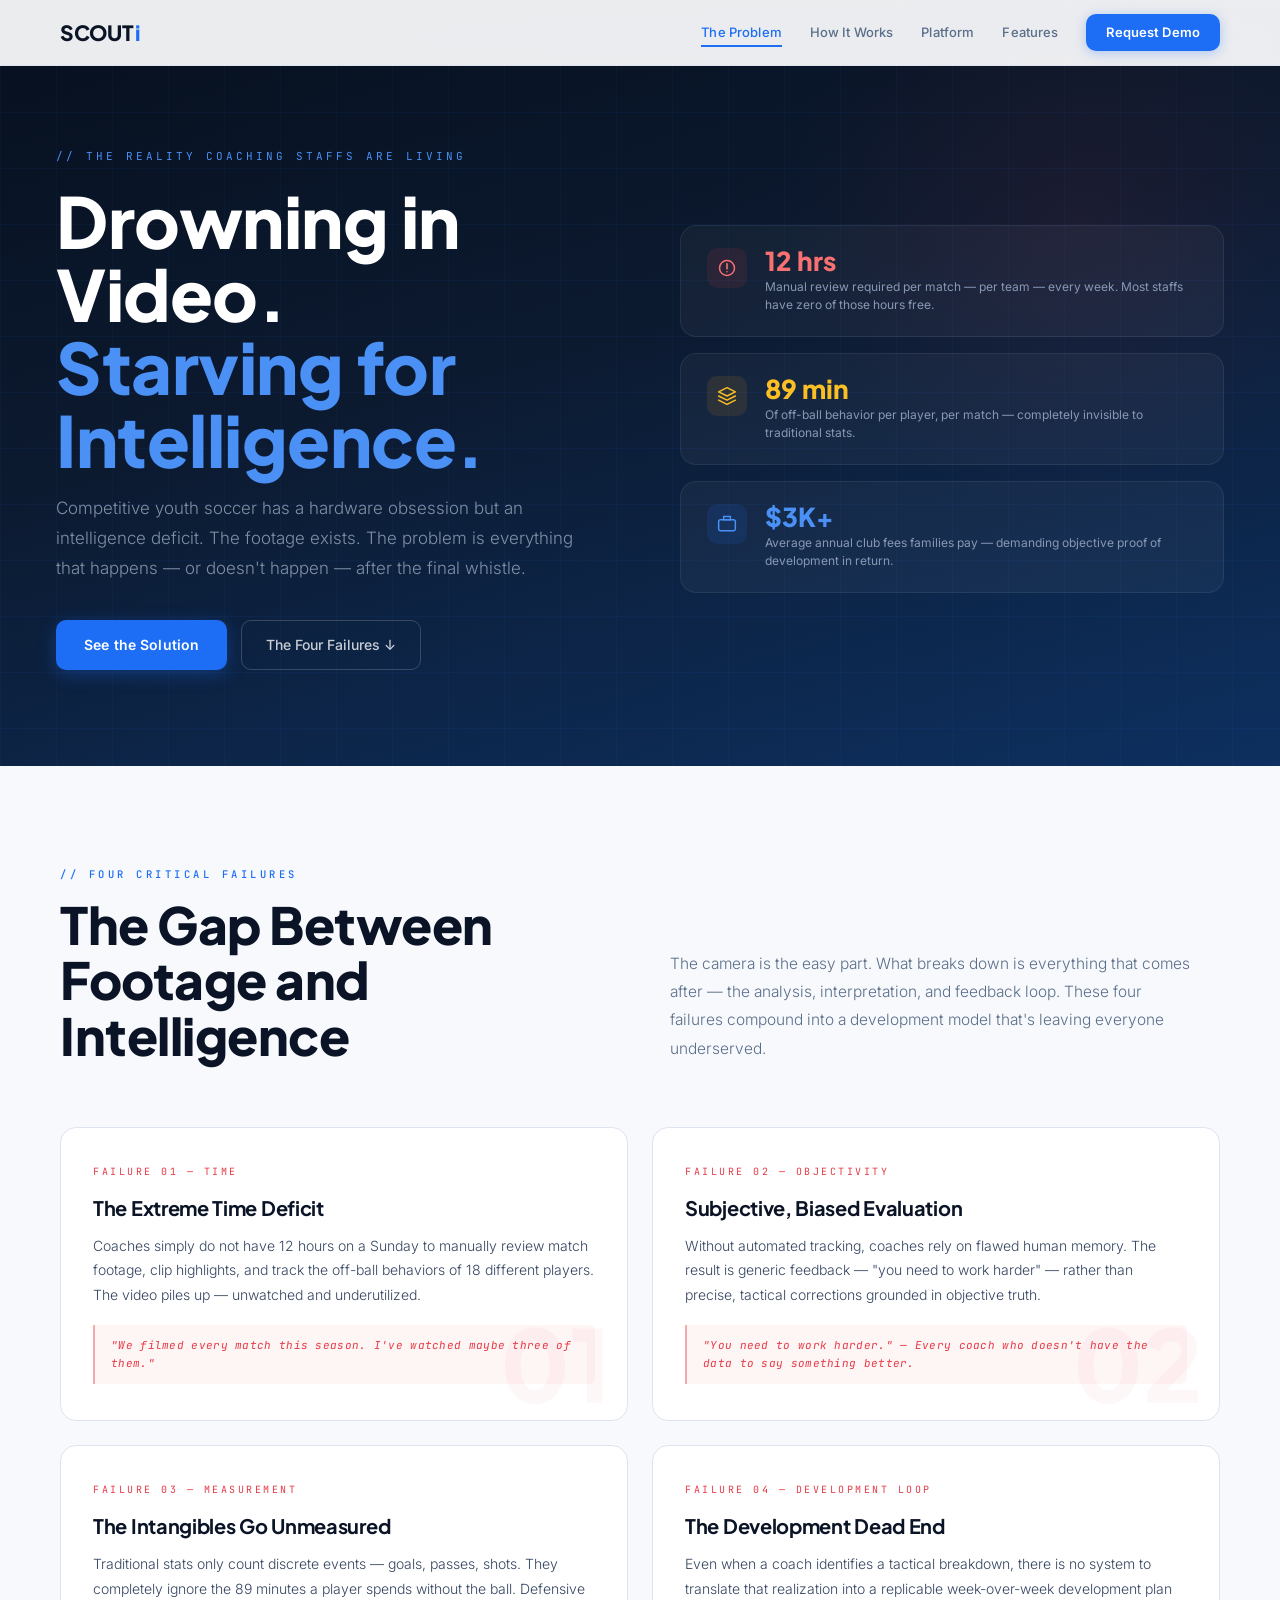
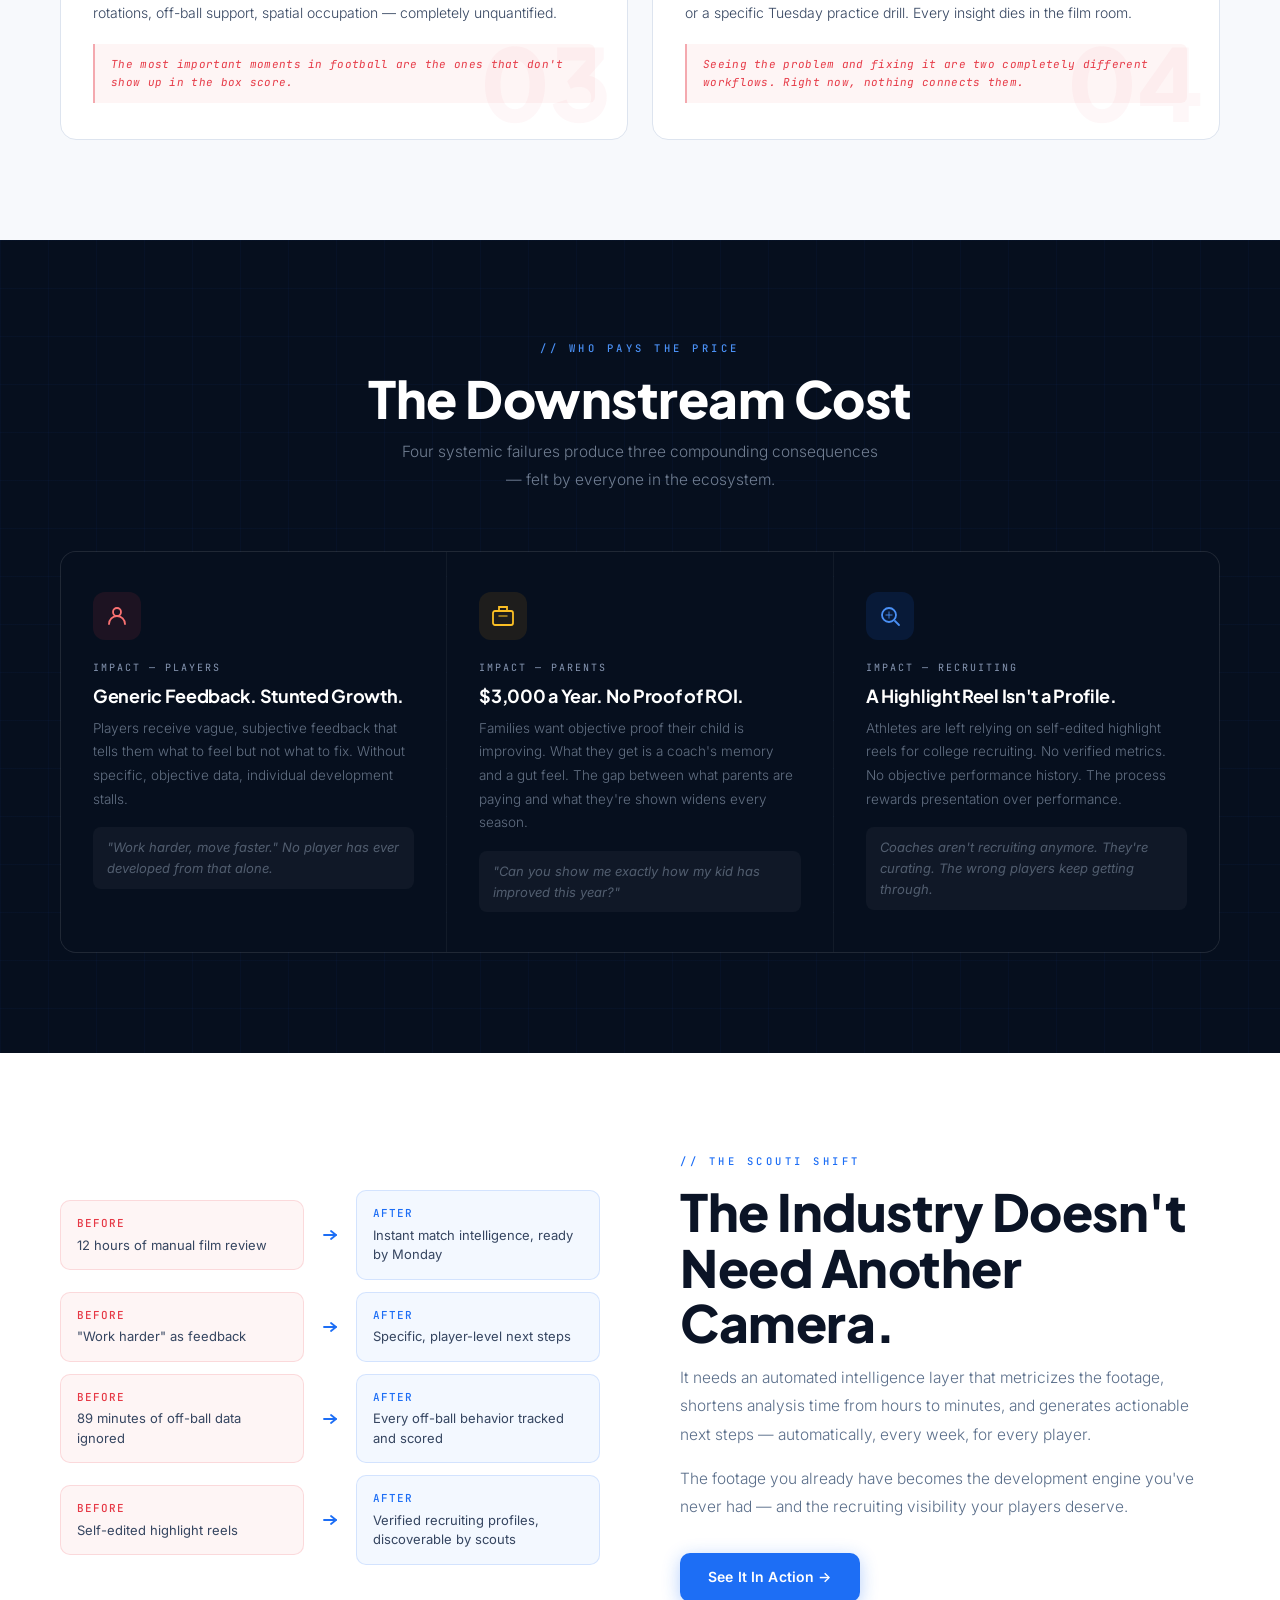
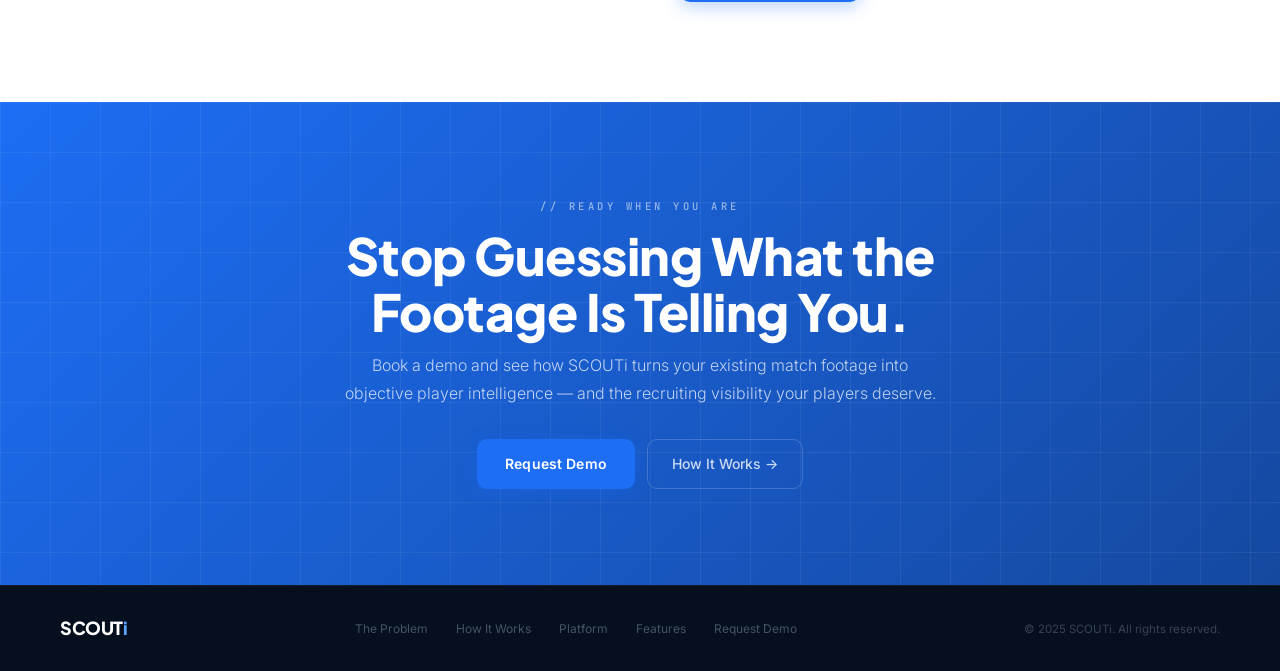
<file: problem.html>
<!DOCTYPE html>
<html lang="en">
<head>
<meta charset="UTF-8">
<meta name="viewport" content="width=device-width, initial-scale=1.0">
<title>The Problem — SCOUTi</title>
<link rel="stylesheet" href="scouti.css">
<style>
#page-hero { background: linear-gradient(165deg, var(--blue-deep) 0%, var(--blue-night) 45%, #0d3060 100%); padding: 148px 56px 96px; position: relative; overflow: hidden; }
#page-hero::before { content: ''; position: absolute; inset: 0; background-image: linear-gradient(rgba(29,110,245,0.06) 1px, transparent 1px), linear-gradient(90deg, rgba(29,110,245,0.06) 1px, transparent 1px); background-size: 56px 56px; }
#page-hero::after { content: ''; position: absolute; top: -80px; right: -100px; width: 600px; height: 600px; background: radial-gradient(ellipse, rgba(230,57,70,0.07) 0%, transparent 70%); pointer-events: none; }
.hero-inner { max-width: var(--section-max); margin: 0 auto; position: relative; z-index: 1; display: grid; grid-template-columns: 1fr 1fr; gap: 80px; align-items: center; }
.hero-cta-row { margin-top: 36px; display: flex; gap: 14px; opacity: 0; animation: fadeUp 0.6s 0.65s ease forwards; }
.hero-stats-panel { display: flex; flex-direction: column; gap: 16px; opacity: 0; animation: fadeUp 0.7s 0.5s ease forwards; }
.hsp-card { background: rgba(255,255,255,0.04); border: 1px solid rgba(255,255,255,0.07); border-radius: var(--radius-lg); padding: 22px 26px; display: flex; align-items: flex-start; gap: 18px; transition: background 0.2s, border-color 0.2s; }
.hsp-card:hover { background: rgba(255,255,255,0.07); border-color: rgba(29,110,245,0.2); }
.hsp-icon { width: 40px; height: 40px; border-radius: 10px; display: flex; align-items: center; justify-content: center; flex-shrink: 0; }
.hsp-val { font-family: var(--font-display); font-weight: 800; font-size: 26px; line-height: 1; color: var(--white); }
.hsp-val.red { color: #f87171; } .hsp-val.amber { color: #fbbf24; } .hsp-val.blue { color: var(--blue-light); }
.hsp-lbl { font-size: 12px; color: var(--grey); margin-top: 4px; line-height: 1.5; }

#failures { background: var(--off-white); }
.failures-intro { display: grid; grid-template-columns: 1fr 1fr; gap: 60px; align-items: end; margin-bottom: 64px; }
.fail-grid { display: grid; grid-template-columns: 1fr 1fr; gap: 24px; }
.fail-card { background: var(--white); border: 1.5px solid var(--grey-line); border-radius: var(--radius-lg); padding: 36px 32px; position: relative; overflow: hidden; transition: box-shadow 0.25s, border-color 0.25s, transform 0.25s; }
.fail-card:hover { box-shadow: 0 16px 48px rgba(230,57,70,0.07); border-color: rgba(230,57,70,0.22); transform: translateY(-3px); }
.fail-card::before { content: ''; position: absolute; top: 0; left: 0; right: 0; height: 3px; background: linear-gradient(90deg, var(--red), #f87171); transform: scaleX(0); transform-origin: left; transition: transform 0.3s; }
.fail-card:hover::before { transform: scaleX(1); }
.fail-num { font-family: var(--font-mono); font-size: 10px; letter-spacing: 2.5px; text-transform: uppercase; color: var(--red); margin-bottom: 16px; display: block; }
.fail-title { font-family: var(--font-display); font-weight: 700; font-size: 20px; color: var(--text); letter-spacing: -0.3px; margin-bottom: 14px; line-height: 1.2; }
.fail-body { font-size: 14px; color: var(--grey-dark); line-height: 1.75; font-weight: 300; }
.fail-quote { margin-top: 18px; padding: 12px 16px; background: rgba(230,57,70,0.05); border-left: 2px solid rgba(230,57,70,0.4); border-radius: 0 var(--radius-sm) var(--radius-sm) 0; font-family: var(--font-mono); font-size: 11px; color: var(--red); line-height: 1.6; letter-spacing: 0.3px; font-style: italic; }
.fail-bg-num { position: absolute; bottom: 8px; right: 16px; font-family: var(--font-display); font-weight: 800; font-size: 100px; color: rgba(230,57,70,0.04); line-height: 1; pointer-events: none; }

#consequence { background: var(--blue-deep); position: relative; overflow: hidden; }
#consequence::before { content: ''; position: absolute; inset: 0; background-image: linear-gradient(rgba(29,110,245,0.04) 1px, transparent 1px), linear-gradient(90deg, rgba(29,110,245,0.04) 1px, transparent 1px); background-size: 48px 48px; }
.consequence-header { text-align: center; margin-bottom: 56px; }
.consequence-grid { display: grid; grid-template-columns: repeat(3, 1fr); gap: 1px; background: rgba(255,255,255,0.05); border: 1px solid rgba(255,255,255,0.06); border-radius: var(--radius-lg); overflow: hidden; }
.csq-card { background: var(--blue-deep); padding: 40px 32px; transition: background 0.2s; }
.csq-card:hover { background: rgba(15,37,72,0.9); }
.csq-icon { width: 48px; height: 48px; border-radius: 12px; display: flex; align-items: center; justify-content: center; margin-bottom: 20px; }
.csq-who { font-family: var(--font-mono); font-size: 10px; letter-spacing: 2px; text-transform: uppercase; color: var(--grey); margin-bottom: 10px; display: block; }
.csq-title { font-family: var(--font-display); font-weight: 700; font-size: 18px; color: var(--white); margin-bottom: 12px; letter-spacing: -0.3px; }
.csq-body { font-size: 13.5px; color: rgba(148,163,184,0.65); line-height: 1.75; font-weight: 300; }
.csq-highlight { margin-top: 16px; padding: 10px 14px; background: rgba(255,255,255,0.04); border-radius: 8px; font-size: 13px; color: rgba(148,163,184,0.5); font-style: italic; line-height: 1.6; }

#shift { background: var(--white); }
.shift-inner { display: grid; grid-template-columns: 1fr 1fr; gap: 80px; align-items: center; }
.before-after { display: flex; flex-direction: column; gap: 12px; }
.ba-row { display: grid; grid-template-columns: 1fr auto 1fr; gap: 12px; align-items: center; }
.ba-before { background: rgba(230,57,70,0.05); border: 1px solid rgba(230,57,70,0.15); border-radius: var(--radius); padding: 14px 16px; font-size: 13px; color: var(--grey-dark); line-height: 1.5; }
.ba-before strong { color: var(--red); font-weight: 500; font-size: 11px; letter-spacing: 1px; text-transform: uppercase; display: block; margin-bottom: 4px; font-family: var(--font-mono); }
.ba-after { background: rgba(29,110,245,0.05); border: 1px solid rgba(29,110,245,0.15); border-radius: var(--radius); padding: 14px 16px; font-size: 13px; color: var(--grey-dark); line-height: 1.5; }
.ba-after strong { color: var(--blue-bright); font-weight: 500; font-size: 11px; letter-spacing: 1px; text-transform: uppercase; display: block; margin-bottom: 4px; font-family: var(--font-mono); }
.ba-arrow { width: 28px; height: 28px; flex-shrink: 0; display: flex; align-items: center; justify-content: center; }

.cta-strip { background: linear-gradient(135deg, var(--blue-bright) 0%, var(--blue) 100%); padding: 96px 56px; text-align: center; position: relative; overflow: hidden; }
.cta-strip::before { content: ''; position: absolute; inset: 0; background-image: linear-gradient(rgba(255,255,255,0.06) 1px, transparent 1px), linear-gradient(90deg, rgba(255,255,255,0.06) 1px, transparent 1px); background-size: 50px 50px; }
.cta-strip-inner { position: relative; z-index: 1; max-width: 600px; margin: 0 auto; }
.cta-strip h2 { color: var(--white); margin-bottom: 12px; }
.cta-strip p { color: rgba(255,255,255,0.72); font-size: 16px; line-height: 1.75; font-weight: 300; margin-bottom: 32px; }
.cta-btns { display: flex; gap: 12px; justify-content: center; }

@media (max-width: 900px) {
  #page-hero { padding: 110px 24px 72px; }
  .hero-inner { grid-template-columns: 1fr; gap: 48px; }
  #failures, #consequence, #shift { padding: 64px 24px; }
  .failures-intro, .fail-grid, .consequence-grid, .shift-inner { grid-template-columns: 1fr; }
  .cta-strip { padding: 72px 24px; }
  .cta-btns { flex-direction: column; align-items: center; }
}
</style>
</head>
<body>

<section id="page-hero">
  <div class="hero-inner">
    <div>
      <span class="page-eyebrow">// The Reality Coaching Staffs Are Living</span>
      <h1 class="page-h1">Drowning in Video.<br><span class="accent">Starving for Intelligence.</span></h1>
      <p class="page-sub">Competitive youth soccer has a hardware obsession but an intelligence deficit. The footage exists. The problem is everything that happens — or doesn't happen — after the final whistle.</p>
      <div class="hero-cta-row">
        <a href="demo.html" class="btn-primary">See the Solution</a>
        <a href="#failures" class="btn-ghost-light">The Four Failures ↓</a>
      </div>
    </div>
    <div class="hero-stats-panel">
      <div class="hsp-card">
        <div class="hsp-icon" style="background:rgba(230,57,70,0.1)"><svg width="20" height="20" viewBox="0 0 24 24" fill="none"><circle cx="12" cy="12" r="9" stroke="#f87171" stroke-width="1.8"/><line x1="12" y1="7" x2="12" y2="13" stroke="#f87171" stroke-width="2" stroke-linecap="round"/><circle cx="12" cy="16.5" r="1" fill="#f87171"/></svg></div>
        <div><div class="hsp-val red">12 hrs</div><div class="hsp-lbl">Manual review required per match — per team — every week. Most staffs have zero of those hours free.</div></div>
      </div>
      <div class="hsp-card">
        <div class="hsp-icon" style="background:rgba(245,158,11,0.1)"><svg width="20" height="20" viewBox="0 0 24 24" fill="none"><path d="M12 2L2 7l10 5 10-5-10-5z" stroke="#fbbf24" stroke-width="1.8" stroke-linejoin="round" fill="none"/><path d="M2 17l10 5 10-5M2 12l10 5 10-5" stroke="#fbbf24" stroke-width="1.8" stroke-linecap="round" stroke-linejoin="round" fill="none"/></svg></div>
        <div><div class="hsp-val amber">89 min</div><div class="hsp-lbl">Of off-ball behavior per player, per match — completely invisible to traditional stats.</div></div>
      </div>
      <div class="hsp-card">
        <div class="hsp-icon" style="background:var(--glow)"><svg width="20" height="20" viewBox="0 0 24 24" fill="none"><path d="M20 7H4a2 2 0 00-2 2v9a2 2 0 002 2h16a2 2 0 002-2V9a2 2 0 00-2-2z" stroke="var(--blue-light)" stroke-width="1.8" fill="none"/><path d="M16 3H8v4h8V3z" stroke="var(--blue-light)" stroke-width="1.8" fill="none"/></svg></div>
        <div><div class="hsp-val blue">$3K+</div><div class="hsp-lbl">Average annual club fees families pay — demanding objective proof of development in return.</div></div>
      </div>
    </div>
  </div>
</section>

<section id="failures" class="section">
  <div class="section-inner">
    <div class="failures-intro reveal">
      <div>
        <span class="eyebrow">// Four Critical Failures</span>
        <h2>The Gap Between Footage and Intelligence</h2>
      </div>
      <p class="section-sub">The camera is the easy part. What breaks down is everything that comes after — the analysis, interpretation, and feedback loop. These four failures compound into a development model that's leaving everyone underserved.</p>
    </div>
    <div class="fail-grid">
      <div class="fail-card reveal"><span class="fail-num">Failure 01 — Time</span><h3 class="fail-title">The Extreme Time Deficit</h3><p class="fail-body">Coaches simply do not have 12 hours on a Sunday to manually review match footage, clip highlights, and track the off-ball behaviors of 18 different players. The video piles up — unwatched and underutilized.</p><div class="fail-quote">"We filmed every match this season. I've watched maybe three of them."</div><div class="fail-bg-num">01</div></div>
      <div class="fail-card reveal reveal-d1"><span class="fail-num">Failure 02 — Objectivity</span><h3 class="fail-title">Subjective, Biased Evaluation</h3><p class="fail-body">Without automated tracking, coaches rely on flawed human memory. The result is generic feedback — "you need to work harder" — rather than precise, tactical corrections grounded in objective truth.</p><div class="fail-quote">"You need to work harder." — Every coach who doesn't have the data to say something better.</div><div class="fail-bg-num">02</div></div>
      <div class="fail-card reveal reveal-d2"><span class="fail-num">Failure 03 — Measurement</span><h3 class="fail-title">The Intangibles Go Unmeasured</h3><p class="fail-body">Traditional stats only count discrete events — goals, passes, shots. They completely ignore the 89 minutes a player spends without the ball. Defensive rotations, off-ball support, spatial occupation — completely unquantified.</p><div class="fail-quote">The most important moments in football are the ones that don't show up in the box score.</div><div class="fail-bg-num">03</div></div>
      <div class="fail-card reveal reveal-d3"><span class="fail-num">Failure 04 — Development Loop</span><h3 class="fail-title">The Development Dead End</h3><p class="fail-body">Even when a coach identifies a tactical breakdown, there is no system to translate that realization into a replicable week-over-week development plan or a specific Tuesday practice drill. Every insight dies in the film room.</p><div class="fail-quote">Seeing the problem and fixing it are two completely different workflows. Right now, nothing connects them.</div><div class="fail-bg-num">04</div></div>
    </div>
  </div>
</section>

<section id="consequence" class="section section-dark">
  <div class="section-inner" style="position:relative;z-index:1">
    <div class="consequence-header reveal">
      <span class="eyebrow" style="color:var(--blue-light)">// Who Pays the Price</span>
      <h2 style="color:var(--white)">The Downstream Cost</h2>
      <p class="section-sub" style="color:rgba(148,163,184,0.75);margin:12px auto 0;text-align:center;max-width:480px">Four systemic failures produce three compounding consequences — felt by everyone in the ecosystem.</p>
    </div>
    <div class="consequence-grid reveal">
      <div class="csq-card"><div class="csq-icon" style="background:rgba(230,57,70,0.1)"><svg width="24" height="24" viewBox="0 0 24 24" fill="none"><circle cx="12" cy="8" r="4" stroke="#f87171" stroke-width="1.8" fill="none"/><path d="M4 20c0-4.418 3.582-8 8-8s8 3.582 8 8" stroke="#f87171" stroke-width="1.8" stroke-linecap="round" fill="none"/></svg></div><span class="csq-who">Impact — Players</span><h3 class="csq-title">Generic Feedback. Stunted Growth.</h3><p class="csq-body">Players receive vague, subjective feedback that tells them what to feel but not what to fix. Without specific, objective data, individual development stalls.</p><div class="csq-highlight">"Work harder, move faster." No player has ever developed from that alone.</div></div>
      <div class="csq-card"><div class="csq-icon" style="background:rgba(245,158,11,0.1)"><svg width="24" height="24" viewBox="0 0 24 24" fill="none"><rect x="2" y="7" width="20" height="14" rx="2" stroke="#fbbf24" stroke-width="1.8" fill="none"/><path d="M16 3H8v4h8V3z" stroke="#fbbf24" stroke-width="1.8" fill="none"/><line x1="8" y1="12" x2="16" y2="12" stroke="#fbbf24" stroke-width="1.5" stroke-linecap="round" opacity="0.7"/></svg></div><span class="csq-who">Impact — Parents</span><h3 class="csq-title">$3,000 a Year. No Proof of ROI.</h3><p class="csq-body">Families want objective proof their child is improving. What they get is a coach's memory and a gut feel. The gap between what parents are paying and what they're shown widens every season.</p><div class="csq-highlight">"Can you show me exactly how my kid has improved this year?"</div></div>
      <div class="csq-card"><div class="csq-icon" style="background:var(--glow)"><svg width="24" height="24" viewBox="0 0 24 24" fill="none"><circle cx="11" cy="11" r="7" stroke="var(--blue-light)" stroke-width="1.8" fill="none"/><line x1="17" y1="17" x2="21" y2="21" stroke="var(--blue-light)" stroke-width="1.8" stroke-linecap="round"/><line x1="8" y1="11" x2="14" y2="11" stroke="var(--blue-light)" stroke-width="1.4" stroke-linecap="round" opacity="0.6"/><line x1="11" y1="8" x2="11" y2="14" stroke="var(--blue-light)" stroke-width="1.4" stroke-linecap="round" opacity="0.6"/></svg></div><span class="csq-who">Impact — Recruiting</span><h3 class="csq-title">A Highlight Reel Isn't a Profile.</h3><p class="csq-body">Athletes are left relying on self-edited highlight reels for college recruiting. No verified metrics. No objective performance history. The process rewards presentation over performance.</p><div class="csq-highlight">Coaches aren't recruiting anymore. They're curating. The wrong players keep getting through.</div></div>
    </div>
  </div>
</section>

<section id="shift" class="section">
  <div class="section-inner">
    <div class="shift-inner">
      <div class="reveal">
        <div class="before-after">
          <div class="ba-row"><div class="ba-before"><strong>Before</strong>12 hours of manual film review</div><div class="ba-arrow"><svg width="20" height="20" viewBox="0 0 20 20" fill="none"><line x1="4" y1="10" x2="16" y2="10" stroke="var(--blue-bright)" stroke-width="1.8" stroke-linecap="round"/><polyline points="11,6 16,10 11,14" stroke="var(--blue-bright)" stroke-width="1.8" stroke-linecap="round" stroke-linejoin="round" fill="none"/></svg></div><div class="ba-after"><strong>After</strong>Instant match intelligence, ready by Monday</div></div>
          <div class="ba-row"><div class="ba-before"><strong>Before</strong>"Work harder" as feedback</div><div class="ba-arrow"><svg width="20" height="20" viewBox="0 0 20 20" fill="none"><line x1="4" y1="10" x2="16" y2="10" stroke="var(--blue-bright)" stroke-width="1.8" stroke-linecap="round"/><polyline points="11,6 16,10 11,14" stroke="var(--blue-bright)" stroke-width="1.8" stroke-linecap="round" stroke-linejoin="round" fill="none"/></svg></div><div class="ba-after"><strong>After</strong>Specific, player-level next steps</div></div>
          <div class="ba-row"><div class="ba-before"><strong>Before</strong>89 minutes of off-ball data ignored</div><div class="ba-arrow"><svg width="20" height="20" viewBox="0 0 20 20" fill="none"><line x1="4" y1="10" x2="16" y2="10" stroke="var(--blue-bright)" stroke-width="1.8" stroke-linecap="round"/><polyline points="11,6 16,10 11,14" stroke="var(--blue-bright)" stroke-width="1.8" stroke-linecap="round" stroke-linejoin="round" fill="none"/></svg></div><div class="ba-after"><strong>After</strong>Every off-ball behavior tracked and scored</div></div>
          <div class="ba-row"><div class="ba-before"><strong>Before</strong>Self-edited highlight reels</div><div class="ba-arrow"><svg width="20" height="20" viewBox="0 0 20 20" fill="none"><line x1="4" y1="10" x2="16" y2="10" stroke="var(--blue-bright)" stroke-width="1.8" stroke-linecap="round"/><polyline points="11,6 16,10 11,14" stroke="var(--blue-bright)" stroke-width="1.8" stroke-linecap="round" stroke-linejoin="round" fill="none"/></svg></div><div class="ba-after"><strong>After</strong>Verified recruiting profiles, discoverable by scouts</div></div>
        </div>
      </div>
      <div class="reveal reveal-d1">
        <span class="eyebrow">// The SCOUTi Shift</span>
        <h2>The Industry Doesn't Need Another Camera.</h2>
        <p class="section-sub">It needs an automated intelligence layer that metricizes the footage, shortens analysis time from hours to minutes, and generates actionable next steps — automatically, every week, for every player.</p>
        <p class="section-sub mt-16">The footage you already have becomes the development engine you've never had — and the recruiting visibility your players deserve.</p>
        <div class="mt-32"><a href="demo.html" class="btn-primary">See It In Action →</a></div>
      </div>
    </div>
  </div>
</section>

<section class="cta-strip">
  <div class="cta-strip-inner reveal">
    <span class="eyebrow" style="color:rgba(255,255,255,0.55)">// Ready When You Are</span>
    <h2>Stop Guessing What the Footage Is Telling You.</h2>
    <p>Book a demo and see how SCOUTi turns your existing match footage into objective player intelligence — and the recruiting visibility your players deserve.</p>
    <div class="cta-btns">
      <a href="demo.html" class="btn-primary">Request Demo</a>
      <a href="how-it-works.html" class="btn-ghost-light">How It Works →</a>
    </div>
  </div>
</section>

<script src="layout.js"></script>
</body>
</html>
</file>
<file: scouti.css>
/* ═══════════════════════════════════════════════
   SCOUTi Design System v2
   Athletic × Data-Driven — Blue on White
   ═══════════════════════════════════════════════ */

@import url('https://fonts.googleapis.com/css2?family=Plus+Jakarta+Sans:wght@400;500;600;700;800&family=Inter:wght@300;400;500;600&family=JetBrains+Mono:wght@400;500&display=swap');

/* ── TOKENS ── */
:root {
  /* Blues — primary palette */
  --blue-deep:    #060f1e;        /* near-black navy — hero backgrounds */
  --blue-night:   #0c1a30;        /* rich dark navy */
  --blue-mid:     #0f2a4a;        /* mid navy — dark sections */
  --blue:         #1549a0;        /* core brand blue */
  --blue-bright:  #1d6ef5;        /* primary CTA — vivid, athletic */
  --blue-light:   #4a90f5;        /* lighter accent */
  --blue-electric:#5aa3ff;        /* highlight / glow accent */
  --blue-pale:    #eef4ff;        /* tinted white for hover states */
  --blue-tint:    #f0f6ff;        /* very light blue-white sections */

  /* Neutrals — white base */
  --white:        #ffffff;
  --off-white:    #f7f9fc;        /* section alternates */
  --surface:      #f0f4fa;        /* card backgrounds */
  --grey-line:    #dde4ef;        /* borders and dividers */
  --grey-light:   #c8d3e8;        /* subtle borders */
  --grey:         #8898b4;        /* secondary text */
  --grey-mid:     #5a6e8a;        /* body text support */
  --grey-dark:    #354560;        /* primary body text */
  --text:         #0b1426;        /* near-black — headlines */

  /* Functional */
  --border:       rgba(21,73,160,0.1);
  --border-mid:   rgba(29,110,245,0.2);
  --border-bright:rgba(29,110,245,0.35);
  --glow:         rgba(29,110,245,0.12);
  --glow-strong:  rgba(29,110,245,0.22);

  /* Red — problem / warning states */
  --red:          #e63946;
  --red-dim:      rgba(230,57,70,0.08);

  /* Typography scale */
  --font-display: 'Plus Jakarta Sans', sans-serif;
  --font-body:    'Inter', sans-serif;
  --font-mono:    'JetBrains Mono', monospace;

  /* Spacing */
  --section-pad:  100px 60px;
  --section-max:  1180px;

  /* Radius */
  --radius-sm:    6px;
  --radius:       10px;
  --radius-lg:    16px;
  --radius-xl:    22px;

  /* Transitions */
  --ease:         cubic-bezier(0.4, 0, 0.2, 1);
  --ease-spring:  cubic-bezier(0.34, 1.56, 0.64, 1);
}

/* ── RESET ── */
*, *::before, *::after { box-sizing: border-box; margin: 0; padding: 0; }
html { scroll-behavior: smooth; -webkit-font-smoothing: antialiased; }
body {
  font-family: var(--font-body);
  background: var(--white);
  color: var(--text);
  overflow-x: hidden;
  line-height: 1.6;
}

/* ── NAV ── */
nav {
  position: fixed; top: 0; left: 0; right: 0; z-index: 200;
  display: flex; align-items: center; justify-content: space-between;
  padding: 0 60px; height: 66px;
  background: rgba(255,255,255,0.92);
  backdrop-filter: blur(20px) saturate(180%);
  -webkit-backdrop-filter: blur(20px) saturate(180%);
  border-bottom: 1px solid var(--grey-line);
  transition: box-shadow 0.3s var(--ease), border-color 0.3s;
}
nav.scrolled {
  box-shadow: 0 2px 20px rgba(6,15,30,0.08), 0 1px 0 var(--grey-line);
}

/* Logo */
.logo {
  font-family: var(--font-display); font-weight: 800;
  font-size: 21px; letter-spacing: -0.3px;
  color: var(--text); text-decoration: none;
  display: flex; align-items: center; gap: 1px;
  transition: opacity 0.2s;
}
.logo:hover { opacity: 0.8; }
.logo-i { color: var(--blue-bright); }
.logo-dot {
  width: 5px; height: 5px;
  background: var(--blue-bright);
  border-radius: 50%;
  margin-left: 2px; margin-top: -10px;
  flex-shrink: 0;
}

/* Nav links */
.nav-links { display: flex; align-items: center; gap: 28px; }
.nav-links a {
  font-size: 13px; font-weight: 500;
  color: var(--grey-mid);
  text-decoration: none; letter-spacing: 0.01em;
  transition: color 0.18s;
  position: relative;
}
.nav-links a::after {
  content: '';
  position: absolute; bottom: -4px; left: 0; right: 0; height: 1.5px;
  background: var(--blue-bright);
  transform: scaleX(0); transform-origin: left;
  transition: transform 0.2s var(--ease);
}
.nav-links a:hover { color: var(--blue-bright); }
.nav-links a:hover::after, .nav-links a.active::after { transform: scaleX(1); }
.nav-links a.active { color: var(--blue-bright); }

/* Nav CTA */
.nav-cta {
  background: var(--blue-bright) !important;
  color: var(--white) !important;
  padding: 8px 20px !important;
  border-radius: var(--radius) !important;
  font-weight: 600 !important;
  font-size: 13px !important;
  letter-spacing: 0.01em;
  transition: background 0.18s, transform 0.15s, box-shadow 0.18s !important;
  box-shadow: 0 2px 12px rgba(29,110,245,0.3);
}
.nav-cta::after { display: none !important; }
.nav-cta:hover {
  background: var(--blue) !important;
  transform: translateY(-1px) !important;
  box-shadow: 0 6px 20px rgba(29,110,245,0.4) !important;
}

/* ── BUTTONS ── */
.btn-primary {
  display: inline-flex; align-items: center; gap: 8px;
  background: var(--blue-bright); color: var(--white);
  font-family: var(--font-body); font-weight: 600; font-size: 14px;
  padding: 13px 28px; border-radius: var(--radius);
  text-decoration: none; letter-spacing: 0.01em;
  transition: background 0.18s, transform 0.15s var(--ease-spring), box-shadow 0.18s;
  box-shadow: 0 4px 18px rgba(29,110,245,0.32);
}
.btn-primary:hover {
  background: #1658d4;
  transform: translateY(-2px);
  box-shadow: 0 8px 28px rgba(29,110,245,0.42);
}
.btn-primary:active { transform: translateY(0); }

.btn-ghost {
  display: inline-flex; align-items: center; gap: 8px;
  color: var(--grey-dark); font-family: var(--font-body);
  font-weight: 500; font-size: 14px;
  padding: 13px 24px; border-radius: var(--radius);
  border: 1.5px solid var(--grey-line);
  text-decoration: none; letter-spacing: 0.01em;
  transition: border-color 0.18s, color 0.18s, background 0.18s;
}
.btn-ghost:hover {
  border-color: var(--blue-bright);
  color: var(--blue-bright);
  background: var(--blue-pale);
}

.btn-ghost-light {
  display: inline-flex; align-items: center; gap: 8px;
  color: rgba(255,255,255,0.78); font-family: var(--font-body);
  font-weight: 500; font-size: 14px;
  padding: 13px 24px; border-radius: var(--radius);
  border: 1.5px solid rgba(255,255,255,0.18);
  text-decoration: none;
  transition: border-color 0.18s, color 0.18s, background 0.18s;
}
.btn-ghost-light:hover {
  border-color: rgba(255,255,255,0.48);
  color: white;
  background: rgba(255,255,255,0.07);
}

/* ── EYEBROW ── */
.eyebrow {
  font-family: var(--font-mono);
  font-size: 10.5px; letter-spacing: 3.5px; text-transform: uppercase;
  color: var(--blue-bright); margin-bottom: 14px; display: block;
  font-weight: 500;
}

/* ── HERO EYEBROW ── */
.hero-eyebrow {
  font-family: var(--font-mono);
  font-size: 11px; letter-spacing: 3px; text-transform: uppercase;
  color: var(--blue-light); margin-bottom: 22px;
  position: relative; z-index: 1;
  opacity: 0; animation: fadeUp 0.6s 0.2s ease forwards;
}

/* ── HARDWARE BADGES ── */
.hw-badges { display: flex; gap: 8px; justify-content: center; flex-wrap: wrap; }
.hw-label {
  font-family: var(--font-mono); font-size: 10px;
  letter-spacing: 1.5px; text-transform: uppercase;
  color: rgba(148,163,184,0.4); display: flex; align-items: center;
}
.hw-badge {
  font-family: var(--font-mono); font-size: 10px;
  letter-spacing: 1.5px; text-transform: uppercase;
  color: rgba(148,163,184,0.55);
  border: 1px solid rgba(29,110,245,0.18);
  padding: 4px 11px; border-radius: 20px;
  background: rgba(29,110,245,0.06);
}

/* ── VIDEO CHROME ── */
.chrome-title {
  margin-left: 10px; font-family: var(--font-mono);
  font-size: 10px; color: rgba(148,163,184,0.45);
  letter-spacing: 1.5px; text-transform: uppercase;
}
.vp-label {
  font-family: var(--font-mono); font-size: 10px;
  letter-spacing: 2.5px; text-transform: uppercase;
  color: rgba(29,110,245,0.45); position: relative; z-index: 1;
}

/* ── STATS STRIP ── */
.ss-val {
  font-family: var(--font-display); font-weight: 700;
  font-size: 26px; color: var(--white); letter-spacing: -0.3px;
}
.ss-lbl { font-size: 11px; color: var(--grey); margin-top: 3px; }

/* ── PROBLEM STRIP QUOTE ── */
.ps-quote {
  font-family: var(--font-display); font-weight: 700;
  font-size: clamp(22px, 2.5vw, 32px); line-height: 1.25;
  color: var(--blue-deep); letter-spacing: -0.3px;
}
.ps-quote .red { color: var(--red); }

/* ── HOW STEPS ── */
.step-num {
  font-family: var(--font-mono); font-size: 11px;
  letter-spacing: 2px; color: var(--blue-bright);
  text-transform: uppercase; margin-bottom: 18px;
  display: flex; align-items: center; gap: 8px;
}
.step-num-circle {
  width: 24px; height: 24px; border-radius: 50%;
  background: var(--blue-bright); color: white;
  font-family: var(--font-display); font-weight: 700; font-size: 12px;
  display: flex; align-items: center; justify-content: center; flex-shrink: 0;
}
.step-title {
  font-family: var(--font-display); font-weight: 700;
  font-size: 20px; color: var(--blue-deep); letter-spacing: -0.3px; margin-bottom: 10px;
}
.step-body { font-size: 14px; color: var(--grey-dark); line-height: 1.75; font-weight: 300; }

/* ── PLATFORM CARDS ── */
.plat-tag {
  font-family: var(--font-mono); font-size: 10px;
  letter-spacing: 2px; text-transform: uppercase;
  padding: 5px 12px; border-radius: 20px; display: inline-block; margin-bottom: 20px;
}
.plat-tag.club-tag  { background: rgba(255,255,255,0.07); color: var(--grey); }
.plat-tag.player-tag { background: rgba(29,110,245,0.2); color: var(--blue-light); }
.plat-title {
  font-family: var(--font-display); font-weight: 700;
  font-size: 24px; color: var(--white); letter-spacing: -0.3px; margin-bottom: 12px;
}
.plat-body { font-size: 14px; color: rgba(148,163,184,0.7); line-height: 1.8; font-weight: 300; margin-bottom: 22px; }

/* ── FEATURE TILES ── */
.feat-tile-title {
  font-family: var(--font-display); font-weight: 700;
  font-size: 16px; color: var(--blue-deep); letter-spacing: -0.2px; margin-bottom: 8px;
}
.feat-tile-body { font-size: 13.5px; color: var(--grey-dark); line-height: 1.7; font-weight: 300; }

/* ── CTA FORM ── */
.cta-row input {
  flex: 1; background: white; border: none; color: var(--text);
  padding: 15px 18px; font-family: var(--font-body); font-size: 14px; outline: none;
}
.cta-row input::placeholder { color: var(--grey); }
.cta-row button {
  background: var(--blue-deep); color: white; border: none;
  padding: 15px 22px; font-family: var(--font-body);
  font-weight: 600; font-size: 13px; cursor: pointer;
  white-space: nowrap; transition: background 0.2s;
}
.cta-row button:hover { background: #040d1a; }
.cta-note { color: rgba(255,255,255,0.4); font-size: 12px; margin-top: 12px; }
.form-ok {
  display: none; color: rgba(255,255,255,0.9);
  font-family: var(--font-mono); font-size: 13px;
  letter-spacing: 1px; margin-top: 14px;
}

/* ── PAGE HERO (sub-pages) ── */
.page-eyebrow {
  font-family: var(--font-mono); font-size: 11px;
  letter-spacing: 3px; text-transform: uppercase;
  color: var(--blue-light); margin-bottom: 18px; display: block;
  opacity: 0; animation: fadeUp 0.6s 0.2s ease forwards;
}
.page-h1 {
  font-family: var(--font-display); font-weight: 800;
  font-size: clamp(40px, 5.5vw, 72px); line-height: 1.04;
  letter-spacing: -0.5px; color: var(--white);
  opacity: 0; animation: fadeUp 0.7s 0.35s ease forwards;
}
.page-h1 .accent { color: var(--blue-light); }
.page-sub {
  margin-top: 18px; font-size: 17px; line-height: 1.75;
  color: rgba(148,163,184,0.85); font-weight: 300;
  opacity: 0; animation: fadeUp 0.7s 0.5s ease forwards;
}

/* ── FADE UP ANIMATION ── */
@keyframes fadeUp {
  from { opacity: 0; transform: translateY(20px); }
  to   { opacity: 1; transform: translateY(0); }
}

/* ── TYPOGRAPHY ── */
h1, h2, h3, h4 {
  font-family: var(--font-display);
  font-weight: 800;
  line-height: 1.06;
  letter-spacing: -0.5px;
  color: var(--text);
}
h2 {
  font-size: clamp(32px, 4vw, 52px);
  line-height: 1.08;
}
h3 {
  font-size: clamp(20px, 2vw, 26px);
  letter-spacing: -0.3px;
}

/* ── SECTIONS ── */
.section { padding: var(--section-pad); }
.section-inner { max-width: var(--section-max); margin: 0 auto; }

.section-sub {
  font-size: 15.5px; color: var(--grey-mid);
  line-height: 1.82; font-weight: 300;
  max-width: 520px; margin-top: 14px;
}

/* ── DIVIDER LINE ── */
.divider {
  height: 1px; background: var(--grey-line);
  max-width: var(--section-max); margin: 0 auto;
}

/* ── CARDS — base ── */
.card {
  background: var(--white);
  border: 1.5px solid var(--grey-line);
  border-radius: var(--radius-lg);
  transition: box-shadow 0.25s var(--ease), border-color 0.25s, transform 0.25s var(--ease);
}
.card:hover {
  box-shadow: 0 12px 40px rgba(6,15,30,0.09), 0 2px 8px rgba(29,110,245,0.06);
  border-color: var(--border-mid);
  transform: translateY(-3px);
}

/* Card accent bar on hover */
.card-accent {
  position: relative; overflow: hidden;
}
.card-accent::before {
  content: '';
  position: absolute; top: 0; left: 0; right: 0; height: 2.5px;
  background: linear-gradient(90deg, var(--blue-light), var(--blue-bright));
  transform: scaleX(0); transform-origin: left;
  transition: transform 0.28s var(--ease);
}
.card-accent:hover::before { transform: scaleX(1); }

/* ── DATA CHIP — mono label ── */
.data-chip {
  display: inline-flex; align-items: center; gap: 5px;
  font-family: var(--font-mono); font-size: 9.5px;
  letter-spacing: 2px; text-transform: uppercase; font-weight: 500;
  padding: 4px 10px; border-radius: 20px;
}
.data-chip-blue {
  background: rgba(29,110,245,0.08);
  color: var(--blue);
  border: 1px solid rgba(29,110,245,0.18);
}
.data-chip-light {
  background: rgba(74,144,245,0.12);
  color: var(--blue-light);
  border: 1px solid rgba(74,144,245,0.22);
}
.data-chip-white {
  background: rgba(255,255,255,0.08);
  color: rgba(255,255,255,0.6);
  border: 1px solid rgba(255,255,255,0.14);
}

/* Live pulse dot */
.pulse-dot {
  width: 6px; height: 6px; border-radius: 50%;
  background: var(--blue-light);
  animation: pulse 1.6s ease-in-out infinite;
  flex-shrink: 0;
}
@keyframes pulse { 0%,100%{opacity:1} 50%{opacity:0.25} }

/* ── STAT DISPLAY ── */
.stat-val {
  font-family: var(--font-display); font-weight: 800;
  line-height: 1; letter-spacing: -0.5px;
}
.stat-lbl {
  font-family: var(--font-mono); font-size: 10px;
  letter-spacing: 2px; text-transform: uppercase;
  color: var(--grey); margin-top: 4px;
}

/* ── METRIC BOX ── */
.metric-box {
  background: var(--white);
  border: 1.5px solid var(--grey-line);
  border-radius: var(--radius);
  padding: 12px 10px;
  text-align: center;
  position: relative; overflow: hidden;
  transition: border-color 0.2s, box-shadow 0.2s, transform 0.2s var(--ease-spring);
}
.metric-box:hover {
  border-color: var(--blue-light);
  box-shadow: 0 4px 18px rgba(29,110,245,0.1);
  transform: translateY(-2px);
}
.metric-box::after {
  content: '';
  position: absolute; top: 0; left: 0; right: 0; height: 2px;
  background: linear-gradient(90deg, var(--blue-light), var(--blue-bright));
  transform: scaleX(0); transform-origin: left;
  transition: transform 0.22s var(--ease);
}
.metric-box:hover::after { transform: scaleX(1); }

.mb-val {
  font-family: var(--font-display); font-weight: 800;
  font-size: 24px; line-height: 1;
  color: var(--blue-bright); letter-spacing: -0.3px;
}
.mb-lbl {
  font-family: var(--font-mono); font-size: 8.5px;
  color: var(--grey); text-transform: uppercase;
  letter-spacing: 1px; margin-top: 5px; line-height: 1.3;
}

/* Tier colors */
.tier-high .mb-val { color: var(--blue-bright); }
.tier-mid  .mb-val { color: #0891b2; }
.tier-low  .mb-val { color: var(--grey); }

/* ── PROGRESS BAR ── */
.progress-track {
  height: 5px; background: var(--grey-line);
  border-radius: 99px; overflow: hidden;
}
.progress-fill {
  height: 100%; border-radius: 99px;
  background: linear-gradient(90deg, var(--blue-light), var(--blue-bright));
  transition: width 1.2s var(--ease);
}

/* ── SECTION DIVIDER WITH LABEL ── */
.section-rule {
  display: flex; align-items: center; gap: 16px;
  margin-bottom: 48px;
}
.section-rule-line { flex: 1; height: 1px; background: var(--grey-line); }
.section-rule-label {
  font-family: var(--font-mono); font-size: 10px;
  letter-spacing: 3px; text-transform: uppercase;
  color: var(--grey); white-space: nowrap;
}

/* ── QUOTE / CALLOUT BLOCK ── */
.callout {
  padding: 20px 24px;
  border-left: 3px solid var(--blue-bright);
  background: var(--blue-tint);
  border-radius: 0 var(--radius) var(--radius) 0;
  font-family: var(--font-mono); font-size: 12px;
  color: var(--grey-mid); line-height: 1.65; letter-spacing: 0.3px;
}
.callout.dark {
  background: rgba(29,110,245,0.08);
  border-color: var(--blue-bright);
  color: rgba(148,163,184,0.75);
}

/* ── NUMBER ACCENT ── */
.bg-number {
  position: absolute; bottom: 8px; right: 16px;
  font-family: var(--font-display); font-weight: 800;
  font-size: 96px; line-height: 1;
  color: rgba(29,110,245,0.04);
  pointer-events: none; user-select: none;
}

/* ── DARK SECTION BASE ── */
.section-dark {
  background: var(--blue-deep);
  position: relative; overflow: hidden;
}
.section-dark::before {
  content: '';
  position: absolute; inset: 0;
  background-image:
    linear-gradient(rgba(29,110,245,0.045) 1px, transparent 1px),
    linear-gradient(90deg, rgba(29,110,245,0.045) 1px, transparent 1px);
  background-size: 48px 48px;
  pointer-events: none;
}

/* ── LIGHT TINT SECTION ── */
.section-tint { background: var(--blue-tint); }
.section-surface { background: var(--off-white); }

/* ── FOOTER ── */
footer {
  padding: 28px 60px;
  background: var(--blue-deep);
  display: flex; justify-content: space-between; align-items: center;
  border-top: 1px solid rgba(255,255,255,0.06);
  flex-wrap: wrap; gap: 16px;
}
.footer-logo {
  font-family: var(--font-display); font-weight: 800;
  font-size: 18px; color: var(--white); letter-spacing: -0.5px;
}
.footer-logo span { color: var(--blue-electric); }
.footer-links { display: flex; gap: 28px; }
.footer-links a {
  font-size: 12px; color: rgba(148,163,184,0.45);
  text-decoration: none;
  transition: color 0.18s;
}
.footer-links a:hover { color: rgba(148,163,184,0.75); }
footer > p { font-size: 11.5px; color: rgba(148,163,184,0.35); }

/* ── SCROLL REVEAL ── */
.reveal {
  opacity: 0; transform: translateY(22px);
  transition: opacity 0.7s var(--ease), transform 0.7s var(--ease);
}
.reveal.visible { opacity: 1; transform: translateY(0); }
.reveal-d1 { transition-delay: 0.08s; }
.reveal-d2 { transition-delay: 0.16s; }
.reveal-d3 { transition-delay: 0.24s; }

/* ── UTILITY ── */
.text-center { text-align: center; }
.text-blue   { color: var(--blue-bright); }
.text-muted  { color: var(--grey); }
.text-white  { color: var(--white); }
.mt-8  { margin-top: 8px; }
.mt-12 { margin-top: 12px; }
.mt-16 { margin-top: 16px; }
.mt-24 { margin-top: 24px; }
.mt-32 { margin-top: 32px; }
.mt-40 { margin-top: 40px; }
.mt-48 { margin-top: 48px; }
.max-480 { max-width: 480px; }
.max-560 { max-width: 560px; }
.max-640 { max-width: 640px; }
.mx-auto { margin-left: auto; margin-right: auto; }

/* ── MOBILE ── */
@media (max-width: 900px) {
  :root { --section-pad: 64px 24px; }
  nav { padding: 0 20px; }
  .nav-links a:not(.nav-cta) { display: none; }
  footer { flex-direction: column; text-align: center; padding: 24px; }
  .footer-links { justify-content: center; flex-wrap: wrap; gap: 16px; }
}

@media (max-width: 480px) {
  :root { --section-pad: 52px 18px; }
  .btn-primary, .btn-ghost, .btn-ghost-light { padding: 12px 20px; font-size: 13px; }
}
</file>
